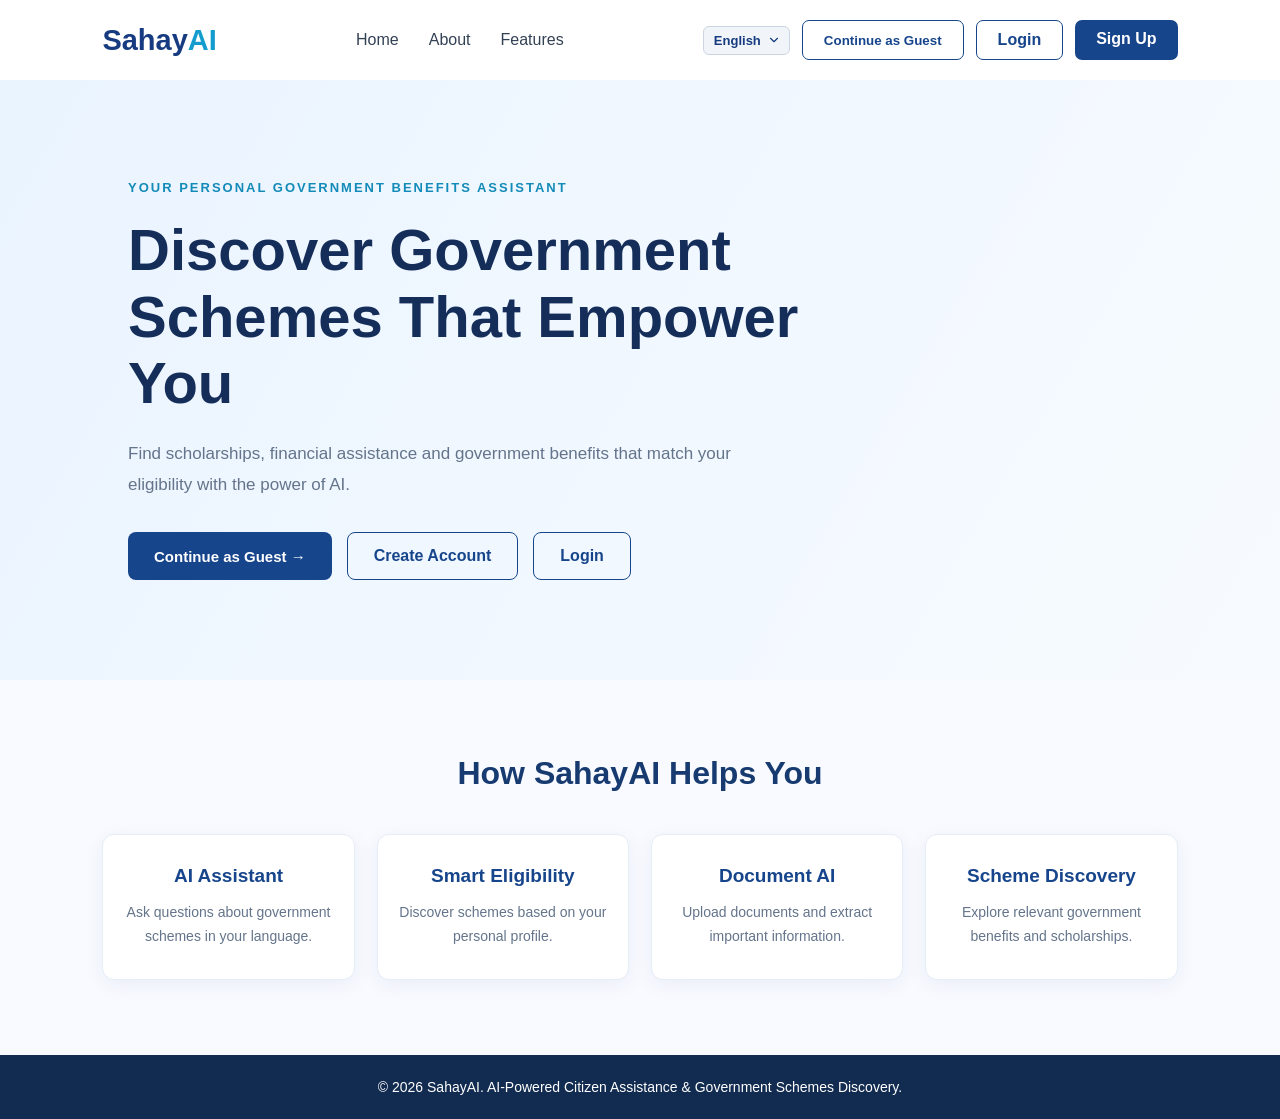
<file: frontend/index.html>
<!DOCTYPE html>
<html lang="en">
<head>
    <meta charset="UTF-8">
    <meta name="viewport" content="width=device-width, initial-scale=1.0">
    <title>SahayAI - Government Benefits Assistant</title>
    <link rel="stylesheet" href="css/style.css">
</head>
<body>

    <header class="navbar">
        <div class="logo">Sahay<span>AI</span></div>

        <nav>
            <a href="#home" data-i18n="nav.home">Home</a>
            <a href="#about" data-i18n="nav.about">About</a>
            <a href="#features" data-i18n="nav.features">Features</a>
        </nav>

        <div class="nav-buttons">
            <div class="global-lang-picker">
                <label for="globalLangSelect" class="sr-only" data-i18n="nav.selectLanguage">Language</label>
                <select id="globalLangSelect" class="global-lang-select" aria-label="Select Language">
                    <option value="en">English</option>
                    <option value="te">తెలుగు</option>
                    <option value="hi">हिन्दी</option>
                </select>
            </div>
            <button type="button" id="navGuestBtn" class="login-btn" style="background: transparent; cursor: pointer;" data-i18n="nav.guestBtn">Continue as Guest</button>
            <a href="login.html" class="login-btn" data-i18n="nav.login">Login</a>
            <a href="signup.html" class="signup-btn" data-i18n="nav.signup">Sign Up</a>
        </div>
    </header>

    <main>
        <section class="hero" id="home">
            <div class="hero-content">
                <p class="tagline" data-i18n="index.tagline">YOUR PERSONAL GOVERNMENT BENEFITS ASSISTANT</p>

                <h1 data-i18n="index.heroHeading">Discover Government Schemes That <span>Empower You</span></h1>

                <p class="description" data-i18n="index.heroDescription">
                    Find scholarships, financial assistance and government
                    benefits that match your eligibility with the power of AI.
                </p>

                <div class="hero-buttons">
                    <button type="button" id="heroGuestBtn" class="primary-btn" style="border: none; cursor: pointer; font-size: 15px;" data-i18n="index.heroGuestBtn">Continue as Guest &rarr;</button>
                    <a href="signup.html" class="secondary-btn" data-i18n="index.createAccount">Create Account</a>
                    <a href="login.html" class="secondary-btn" data-i18n="index.login">Login</a>
                </div>
            </div>
        </section>

        <section class="features" id="features">
            <h2 data-i18n="index.featuresHeading">How SahayAI Helps You</h2>

            <div class="feature-container">
                <div class="feature-card">
                    <h3 data-i18n="index.featAssistantTitle">AI Assistant</h3>
                    <p data-i18n="index.featAssistantDesc">Ask questions about government schemes in your language.</p>
                </div>

                <div class="feature-card">
                    <h3 data-i18n="index.featEligibilityTitle">Smart Eligibility</h3>
                    <p data-i18n="index.featEligibilityDesc">Discover schemes based on your personal profile.</p>
                </div>

                <div class="feature-card">
                    <h3 data-i18n="index.featDocumentTitle">Document AI</h3>
                    <p data-i18n="index.featDocumentDesc">Upload documents and extract important information.</p>
                </div>

                <div class="feature-card">
                    <h3 data-i18n="index.featDiscoveryTitle">Scheme Discovery</h3>
                    <p data-i18n="index.featDiscoveryDesc">Explore relevant government benefits and scholarships.</p>
                </div>
            </div>
        </section>
    </main>

    <footer>
        <p data-i18n="footer.copyright">© 2026 SahayAI. AI-Powered Citizen Assistance & Government Schemes Discovery.</p>
    </footer>

    <script src="js/i18n.js"></script>
    <script src="js/api.js"></script>
    <script>
        async function startGuestSession(btn) {
            if (btn) {
                btn.disabled = true;
                btn.textContent = "Starting Guest Session...";
            }
            try {
                const res = await apiFetch("/auth/guest", { method: "POST" });
                if (res.ok && res.data && res.data.success) {
                    window.location.href = "dashboard.html";
                } else {
                    alert((res.error || "Failed to initialize guest session. Please try again."));
                    if (btn) {
                        btn.disabled = false;
                        btn.textContent = "Continue as Guest";
                    }
                }
            } catch (err) {
                console.error("Guest session error:", err);
                alert("Connection error. Please ensure the backend server is running.");
                if (btn) {
                    btn.disabled = false;
                    btn.textContent = "Continue as Guest";
                }
            }
        }

        document.getElementById("navGuestBtn")?.addEventListener("click", function() {
            startGuestSession(this);
        });

        document.getElementById("heroGuestBtn")?.addEventListener("click", function() {
            startGuestSession(this);
        });
    </script>
</body>
</html>
</file>
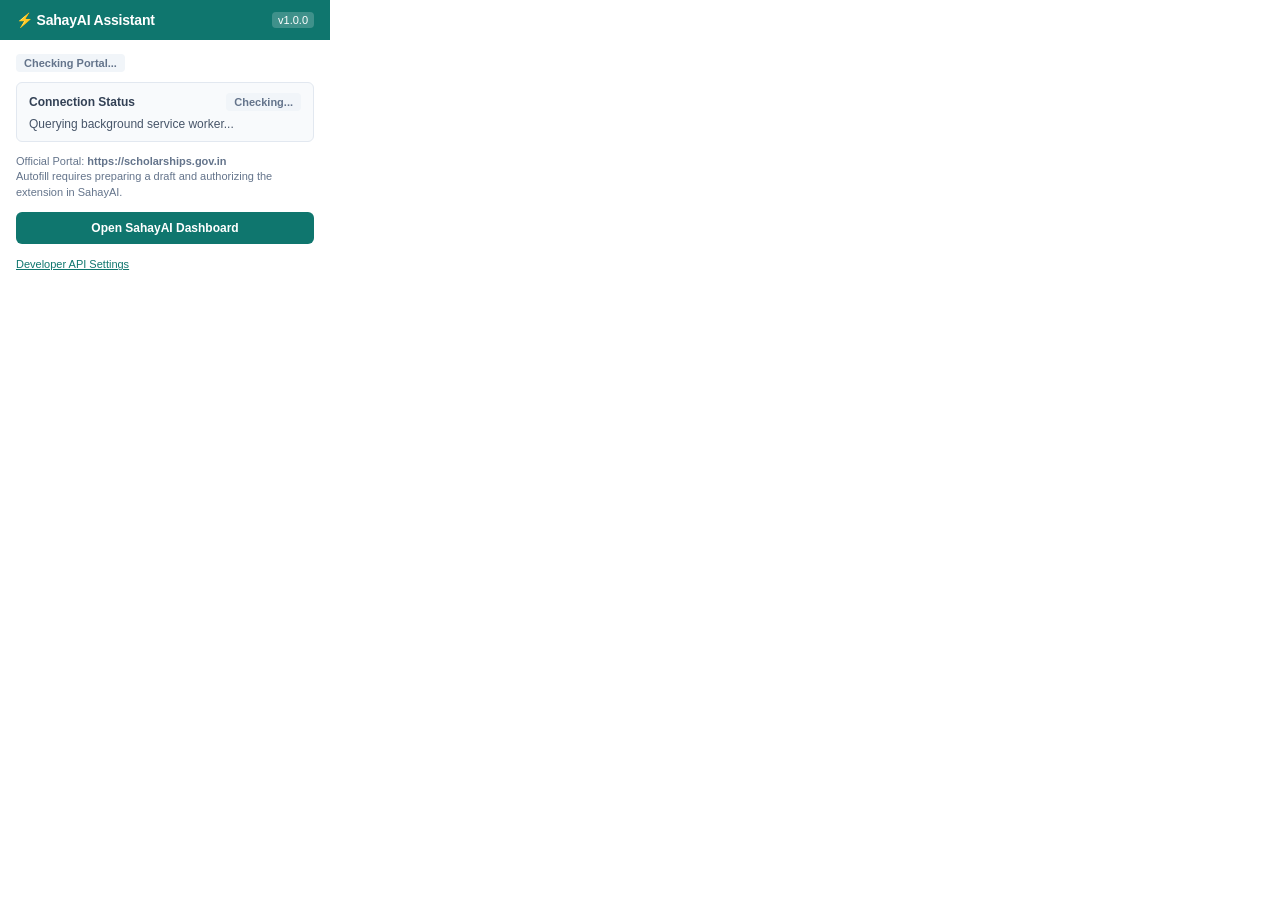
<file: browser_extension/popup.html>
<!DOCTYPE html>
<html lang="en">
<head>
    <meta charset="UTF-8">
    <meta name="viewport" content="width=device-width, initial-scale=1.0">
    <title>SahayAI Assistant</title>
    <style>
        body {
            width: 330px;
            margin: 0;
            padding: 0;
            font-family: -apple-system, BlinkMacSystemFont, "Segoe UI", Roboto, Helvetica, Arial, sans-serif;
            font-size: 13px;
            color: #1e293b;
            background: #ffffff;
        }
        .popup-header {
            background: #0f766e;
            color: #ffffff;
            padding: 12px 16px;
            display: flex;
            align-items: center;
            justify-content: space-between;
        }
        .brand-title {
            display: flex;
            align-items: center;
            gap: 8px;
        }
        .popup-header h3 {
            margin: 0;
            font-size: 14px;
            font-weight: 700;
            letter-spacing: -0.2px;
        }
        .popup-header .version-tag {
            font-size: 11px;
            background: rgba(255, 255, 255, 0.2);
            padding: 2px 6px;
            border-radius: 4px;
            font-weight: 500;
        }
        .popup-body {
            padding: 14px 16px;
        }
        .status-badge {
            display: inline-block;
            font-size: 11px;
            font-weight: 600;
            padding: 3px 8px;
            border-radius: 4px;
        }
        .badge-active {
            background: #dcfce7;
            color: #15803d;
        }
        .badge-inactive {
            background: #f1f5f9;
            color: #64748b;
        }
        .badge-pending {
            background: #eff6ff;
            color: #1d4ed8;
        }
        .badge-error {
            background: #fee2e2;
            color: #991b1b;
        }
        .badge-dashboard {
            background: #ccfbf1;
            color: #0f766e;
        }
        .badge-unsupported {
            background: #fef2f2;
            color: #b91c1c;
        }
        .card {
            background: #f8fafc;
            border: 1px solid #e2e8f0;
            border-radius: 6px;
            padding: 10px 12px;
            margin-bottom: 12px;
        }
        .card-header {
            display: flex;
            align-items: center;
            justify-content: space-between;
            margin-bottom: 6px;
        }
        .card-title {
            font-weight: 600;
            font-size: 12px;
            color: #334155;
            margin: 0;
        }
        .unsupported-banner {
            background: #fff1f2;
            border: 1px solid #fecdd3;
            color: #9f1239;
            padding: 8px 10px;
            border-radius: 6px;
            font-size: 11px;
            line-height: 1.4;
            margin-bottom: 12px;
            display: none;
        }
        .btn {
            display: block;
            width: 100%;
            padding: 8px 12px;
            border-radius: 6px;
            font-size: 12px;
            font-weight: 600;
            text-align: center;
            cursor: pointer;
            border: 1px solid transparent;
            box-sizing: border-box;
            text-decoration: none;
            margin-bottom: 8px;
        }
        .btn-primary {
            background: #0f766e;
            color: #ffffff;
        }
        .btn-primary:hover {
            background: #115e59;
        }
        .btn-outline {
            background: #ffffff;
            border-color: #cbd5e1;
            color: #334155;
        }
        .btn-outline:hover {
            background: #f8fafc;
        }
        .btn-danger-outline {
            background: #ffffff;
            border-color: #fca5a5;
            color: #b91c1c;
        }
        .btn-danger-outline:hover {
            background: #fef2f2;
        }
        .portal-hint {
            font-size: 11px;
            color: #64748b;
            line-height: 1.4;
            margin-bottom: 12px;
        }
        .settings-toggle {
            font-size: 11px;
            color: #0f766e;
            cursor: pointer;
            text-decoration: underline;
            margin-top: 6px;
            display: inline-block;
        }
        .settings-panel {
            display: none;
            margin-top: 8px;
            padding-top: 8px;
            border-top: 1px solid #e2e8f0;
        }
        input[type="text"] {
            width: 100%;
            padding: 6px 8px;
            border: 1px solid #cbd5e1;
            border-radius: 4px;
            font-size: 12px;
            box-sizing: border-box;
            margin-bottom: 6px;
        }
    </style>
</head>
<body>
    <div class="popup-header">
        <div class="brand-title">
            <h3>⚡ SahayAI Assistant</h3>
        </div>
        <span class="version-tag">v1.0.0</span>
    </div>

    <div class="popup-body">
        <!-- Portal Status Badge -->
        <div style="margin-bottom: 10px;">
            <div id="tabPortalStatus" class="status-badge badge-inactive">Checking Portal...</div>
        </div>

        <!-- Unsupported Website Warning Banner -->
        <div id="portalUnsupportedBanner" class="unsupported-banner"></div>

        <!-- Connection Card -->
        <div class="card" id="connectionCard">
            <div class="card-header">
                <div class="card-title">Connection Status</div>
                <span id="connectionStateBadge" class="status-badge badge-inactive">Checking...</span>
            </div>
            <div id="connectionText" style="font-size: 12px; color: #475569;">Querying background service worker...</div>
            <button type="button" class="btn btn-danger-outline" id="btnDisconnect" style="display: none; margin-top: 8px; margin-bottom: 0;">Clear Grant / Disconnect</button>
        </div>

        <!-- Explicit Extension Consent Card -->
        <div class="card" id="consentCard" style="display: none; border-left: 3px solid #0f766e; background: #f0fdf4;">
            <div class="card-title" style="color: #0f766e; margin-bottom: 6px;">⚡ Authorize Extension Access?</div>
            <div id="consentDetails" style="font-size: 11px; color: #334155; margin-bottom: 10px; line-height: 1.4;"></div>
            <div style="display: flex; gap: 8px;">
                <button type="button" class="btn btn-primary" id="btnApproveAuth" style="margin-bottom: 0; padding: 6px 10px; flex: 1;">Approve</button>
                <button type="button" class="btn btn-outline" id="btnDenyAuth" style="margin-bottom: 0; padding: 6px 10px; flex: 1;">Deny</button>
            </div>
        </div>

        <p class="portal-hint">
            Official Portal: <strong>https://scholarships.gov.in</strong><br>
            Autofill requires preparing a draft and authorizing the extension in SahayAI.
        </p>

        <!-- Quick Action: Open Dashboard -->
        <a href="http://127.0.0.1:8000/frontend/dashboard.html" target="_blank" class="btn btn-primary" id="btnOpenDashboard">Open SahayAI Dashboard</a>

        <!-- Developer API Settings -->
        <span class="settings-toggle" id="toggleSettings">Developer API Settings</span>
        <div class="settings-panel" id="settingsPanel">
            <label for="apiUrlInput" style="font-size: 11px; font-weight: 600; display: block; margin-bottom: 4px;">Backend API URL:</label>
            <input type="text" id="apiUrlInput" value="http://127.0.0.1:8000" placeholder="http://127.0.0.1:8000">
            <button type="button" class="btn btn-outline" id="btnSaveSettings">Save URL</button>
        </div>
    </div>

    <script src="supported-portals.js"></script>
    <script src="popup.js"></script>
</body>
</html>
</file>
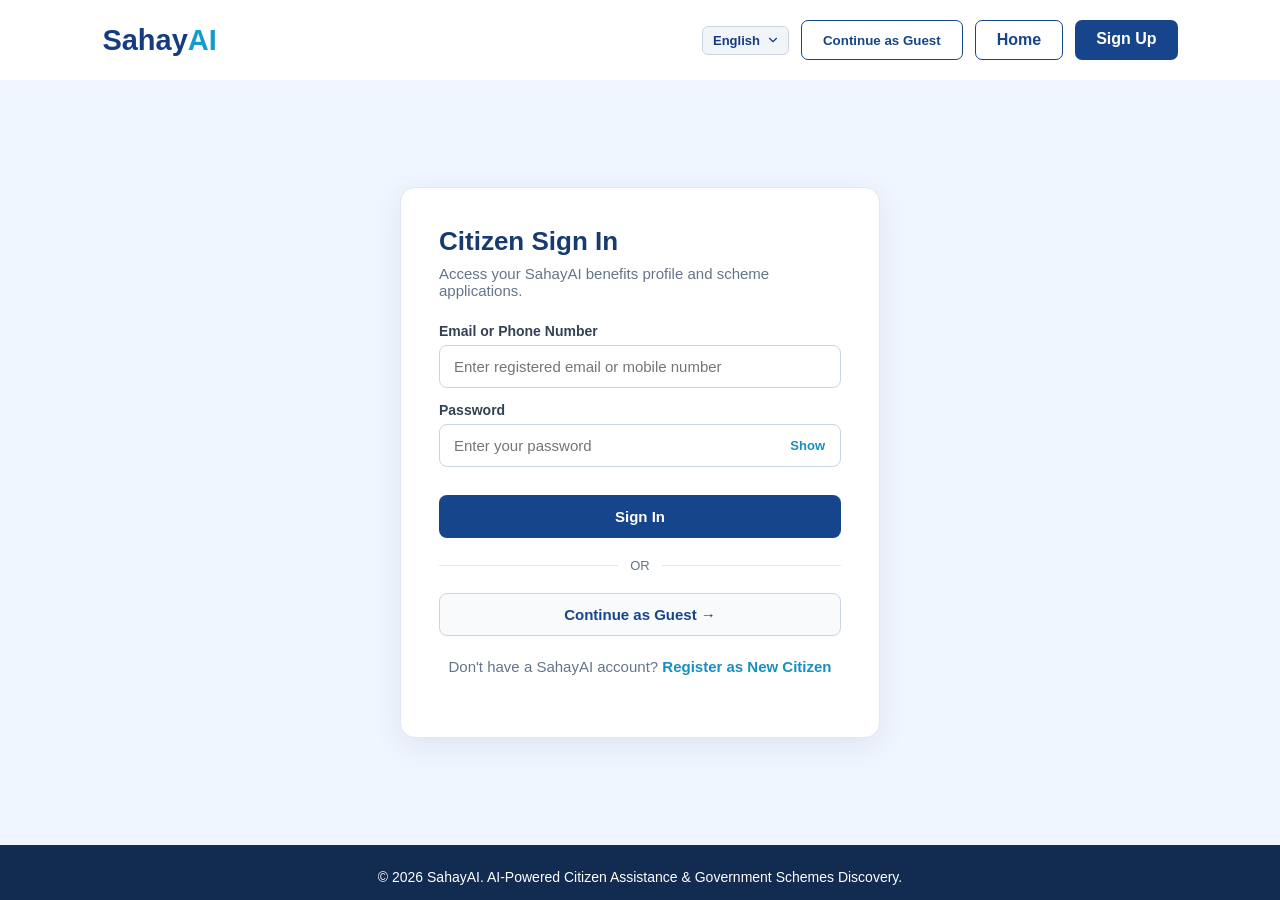
<file: frontend/dashboard.html>
<!DOCTYPE html>
<html lang="en">
<head>
    <meta charset="UTF-8">
    <meta name="viewport" content="width=device-width, initial-scale=1.0">
    <title>Citizen Dashboard | SahayAI</title>
    <link rel="stylesheet" href="css/style.css">
    <link rel="stylesheet" href="css/auth.css">
</head>
<body>

    <header class="navbar">
        <div class="logo">Sahay<span>AI</span></div>

        <nav>
            <a href="dashboard.html" style="color: #17458c; font-weight: 700;" data-i18n="nav.dashboard">Dashboard</a>
            <a href="#schemes" data-i18n="nav.schemes">Schemes</a>
            <a href="#documentsSection" id="navDocumentsLink" style="display: none;" data-i18n="nav.myDocuments">My Documents</a>
            <a href="#applicationsSection" id="navApplicationsLink" style="display: none;" data-i18n="nav.myApplications">My Applications</a>
        </nav>

        <div class="nav-user-info">
            <div class="global-lang-picker">
                <label for="globalLangSelect" class="sr-only" data-i18n="nav.selectLanguage">Language</label>
                <select id="globalLangSelect" class="global-lang-select" aria-label="Select Language">
                    <option value="en">English</option>
                    <option value="te">తెలుగు</option>
                    <option value="hi">हिन्दी</option>
                </select>
            </div>
            <!-- Guest Session Navigation Controls (Shown for Guests only) -->
            <a href="login.html" id="navLoginLink" class="nav-auth-secondary" style="display: none; font-size: 13px; font-weight: 600; color: #17458c; text-decoration: none; padding: 6px 12px; border: 1px solid #cbd5e1; border-radius: 6px;" data-i18n="nav.login">Log In</a>
            <a href="signup.html" id="navSignupLink" class="nav-auth-secondary" style="display: none; font-size: 13px; font-weight: 600; color: white; background: #17458c; text-decoration: none; padding: 6px 12px; border-radius: 6px;" data-i18n="nav.signup">Create Account</a>
            <span id="navGuestBadge" class="nav-guest-badge" style="display: none; font-size: 12px; font-weight: 700; color: #b45309; background: #fef3c7; border: 1px solid #fde68a; padding: 4px 10px; border-radius: 9999px; text-transform: uppercase; letter-spacing: 0.5px;" data-i18n="nav.guestMode">Guest Mode</span>
            <button type="button" id="endGuestSessionBtn" class="end-guest-nav-btn" style="display: none; font-size: 13px; font-weight: 600; color: #b91c1c; background: #fef2f2; border: 1px solid #fecaca; border-radius: 6px; padding: 6px 12px; cursor: pointer; transition: all 0.2s ease;" data-i18n="nav.endGuestSession">End Guest Session</button>

            <!-- Registered Citizen Navigation Controls (Shown for Registered only) -->
            <span id="navCitizenName" class="label" style="display: none; font-size: 14px; font-weight: 600; color: #173b70;" data-i18n="nav.citizenLabel">Citizen</span>
            <button type="button" id="logoutBtn" class="logout-nav-btn" style="display: none;" data-i18n="nav.logout">Log Out</button>

            <!-- Profile Icon Dropdown Menu (Shown for Registered Citizen) -->
            <div id="profileMenuContainer" class="profile-menu-container" style="display: none;">
                <button type="button" id="profileIconBtn" class="profile-icon-btn" aria-haspopup="true" aria-expanded="false" aria-label="Citizen Profile Menu" title="Citizen Profile">
                    <img id="profileAvatarImg" class="profile-avatar-img" src="" alt="Citizen Avatar">
                    <span id="profileAvatarFallback" class="profile-avatar-fallback" aria-hidden="true">
                        <svg viewBox="0 0 24 24" focusable="false">
                            <path d="M12 12c2.21 0 4-1.79 4-4s-1.79-4-4-4-4 1.79-4 4 1.79 4 4 4zm0 2c-2.67 0-8 1.34-8 4v2h16v-2c0-2.66-5.33-4-8-4z"/>
                        </svg>
                    </span>
                </button>
                <div id="profileDropdownMenu" class="profile-dropdown-menu" role="menu" aria-label="Profile navigation">
                    <div class="profile-dropdown-header">
                        <span id="dropdownCitizenName" class="profile-dropdown-citizen-name">Citizen</span>
                        <span id="dropdownCitizenId" class="profile-dropdown-citizen-id" style="display: none;"></span>
                    </div>
                    <ul class="profile-dropdown-list">
                        <li>
                            <a href="my-profile.html" class="profile-dropdown-item" role="menuitem" id="dropdownProfileLink">
                                <span class="profile-item-icon" aria-hidden="true">👤</span>
                                <span data-i18n="nav.myProfile">My Profile</span>
                            </a>
                        </li>
                        <li>
                            <a href="my-documents.html" class="profile-dropdown-item" role="menuitem" id="dropdownDocsLink">
                                <span class="profile-item-icon" aria-hidden="true">📁</span>
                                <span data-i18n="nav.myDocuments">My Documents</span>
                            </a>
                        </li>
                        <li class="profile-dropdown-divider" role="separator"></li>
                        <li>
                            <button type="button" id="dropdownLogoutItem" class="profile-dropdown-item logout-item" role="menuitem">
                                <span class="profile-item-icon" aria-hidden="true">🚪</span>
                                <span data-i18n="nav.logout">Log Out</span>
                            </button>
                        </li>
                    </ul>
                </div>
            </div>
        </div>
    </header>

    <main class="dashboard-container">
        <!-- Welcome Banner -->
        <section class="welcome-banner">
            <div class="welcome-text">
                <h1 id="welcomeHeading" data-i18n="dashboard.welcomeCitizen">Welcome, Citizen!</h1>
                <p id="welcomeSubtitle" data-i18n="dashboard.welcomeSubtitleRegistered">Your SahayAI citizen profile is active. Here is your demographic information for government benefit matching.</p>
            </div>
            <div class="citizen-badge" id="citizenBadge" data-i18n="dashboard.badgeVerified">Verified Profile</div>
        </section>

        <!-- Guest Session Notice (Hidden by default; shown for Guest sessions) -->
        <div id="guestNoticeBanner" class="guest-notice-banner" style="display: none;" role="note" data-i18n-html="dashboard.guestNoticeText">
            <strong>Guest Mode:</strong> You are exploring SahayAI anonymously without creating an account. Any temporary profile details you provide are stored in your temporary session only and will expire automatically. To save your information permanently, you can <a href="signup.html">Create an Account</a> or <a href="login.html">Log In</a> anytime.
        </div>

        <!-- Loading / Alert Box -->
        <div id="alertBox" class="alert-box" role="alert" aria-live="polite"></div>

        <!-- Five Interactive Capabilities Hub (Prominent First-Screen Grid) -->
        <section class="features-hub-section" id="featuresHubSection" aria-labelledby="featuresHubHeading">
            <div class="features-hub-header">
                <h2 id="featuresHubHeading" data-i18n="dashboard.hubHeading">Interactive Services &amp; Scheme Discovery</h2>
                <p data-i18n="dashboard.hubSubtitle">Choose an AI assistant or explore government schemes directly.</p>
            </div>

            <div class="features-grid five-cards-grid" id="fiveFeaturesGrid">
                <!-- 1. Text AI Chat -->
                <div class="dash-feature-card interactive-feature-card" id="cardChat" role="button" tabindex="0" aria-label="Text AI Chat">
                    <div class="feature-card-top">
                        <div class="feature-icon" aria-hidden="true">💬</div>
                        <span data-i18n="cards.active" class="feature-active-badge">Active</span>
                    </div>
                    <div class="feature-card-content">
                        <h3 data-i18n="cards.chatTitle">Text AI Chat</h3>
                        <p data-i18n="cards.chatDesc">Ask questions and get AI-powered answers.</p>
                    </div>
                    <div class="feature-card-footer">
                        <span class="card-action-link primary-action" data-i18n="cards.chatAction">Start Chat &rarr;</span>
                    </div>
                </div>

                <!-- 2. Voice Assistant -->
                <div class="dash-feature-card interactive-feature-card" id="cardVoice" role="button" tabindex="0" aria-label="Voice Assistant">
                    <div class="feature-card-top">
                        <div class="feature-icon" aria-hidden="true">🎙️</div>
                        <span data-i18n="cards.active" class="feature-active-badge">Active</span>
                    </div>
                    <div class="feature-card-content">
                        <h3 data-i18n="cards.voiceTitle">Voice Assistant</h3>
                        <p data-i18n="cards.voiceDesc">Talk to SahayAI using voice.</p>
                    </div>
                    <div class="feature-card-footer">
                        <span class="card-action-link primary-action" data-i18n="cards.voiceAction">Start Voice &rarr;</span>
                    </div>
                </div>

                <!-- 3. Document Upload & OCR -->
                <div class="dash-feature-card interactive-feature-card" id="cardDocuments" role="button" tabindex="0" aria-label="Document Upload and OCR">
                    <div class="feature-card-top">
                        <div class="feature-icon" aria-hidden="true">📄</div>
                        <span id="cardDocsBadge" class="coming-soon-badge" data-i18n="cards.comingSoon">Coming Soon</span>
                    </div>
                    <div class="feature-card-content">
                        <h3 data-i18n="cards.documentsTitle">Document Upload &amp; OCR</h3>
                        <p id="cardDocsDescription" data-i18n="cards.documentsDesc">Upload documents and extract useful information.</p>
                    </div>
                    <div class="feature-card-footer">
                        <span class="card-action-link" id="cardDocsActionLink" data-i18n="cards.documentsAction">Status &rarr;</span>
                    </div>
                </div>

                <!-- 4. Profile-Based Scheme Discovery -->
                <div class="dash-feature-card interactive-feature-card" id="cardRecommendations" role="button" tabindex="0" aria-label="Profile-Based Scheme Discovery">
                    <div class="feature-card-top">
                        <div class="feature-icon" aria-hidden="true">🎯</div>
                        <span id="cardRecBadge" data-i18n="cards.active" class="feature-active-badge">Active</span>
                    </div>
                    <div class="feature-card-content">
                        <h3 data-i18n="cards.recTitle">Profile-Based Scheme Discovery</h3>
                        <p id="cardRecDescription" data-i18n="cards.recDesc">Discover schemes based on personal information.</p>
                    </div>
                    <div class="feature-card-footer" id="cardRecFooter">
                        <span class="card-action-link primary-action" id="cardRecActionLink" data-i18n="cards.recAction">View Matches &rarr;</span>
                    </div>
                </div>

                <!-- 5. Direct Scheme Search -->
                <div class="dash-feature-card interactive-feature-card" id="cardCatalog" role="button" tabindex="0" aria-label="Direct Scheme Search">
                    <div class="feature-card-top">
                        <div class="feature-icon" aria-hidden="true">🔍</div>
                        <span data-i18n="cards.active" class="feature-active-badge">Active</span>
                    </div>
                    <div class="feature-card-content">
                        <h3 data-i18n="cards.catalogTitle">Direct Scheme Search</h3>
                        <p data-i18n="cards.catalogDesc">Search and explore government schemes.</p>
                    </div>
                    <div class="feature-card-footer">
                        <span class="card-action-link primary-action" data-i18n="cards.catalogAction">Search Schemes &rarr;</span>
                    </div>
                </div>
            </div>
        </section>

        <!-- Sections relocated to dedicated pages (my-profile.html & my-documents.html). Retained in DOM for backward compatibility and test assertions. -->
        <div id="homepageCleanRelocatedSections" style="display: none !important;" aria-hidden="true">

        <!-- Profile Details Card (Shown for Registered Citizens, Hidden for Anonymous Guests) -->
        <section class="profile-card" id="profileCardSection" aria-labelledby="profileHeading" style="display: none; margin-bottom: 28px;">
            <div style="display: flex; justify-content: space-between; align-items: center; margin-bottom: 18px; padding-bottom: 12px; border-bottom: 1px solid #f1f5f9; flex-wrap: wrap; gap: 8px;">
                <h2 id="profileHeading" style="margin: 0; padding: 0; border: none;" data-i18n="dashboard.profileHeading">Citizen Profile Summary</h2>
            </div>

            <div class="profile-detail-list">
                <div class="profile-detail-item">
                    <span class="label" data-i18n="dashboard.labelFullName">Full Name:</span>
                    <span class="value" id="dispFullName">--</span>
                </div>

                <div class="profile-detail-item">
                    <span class="label" data-i18n="dashboard.labelCitizenId">Citizen ID:</span>
                    <span class="value" id="dispUserId" style="font-family: monospace; font-size: 13px;">--</span>
                </div>

                <div class="profile-detail-item">
                    <span class="label" data-i18n="dashboard.labelAgeDob">Age / DOB:</span>
                    <span class="value" id="dispAgeDob">--</span>
                </div>

                <div class="profile-detail-item">
                    <span class="label" data-i18n="dashboard.labelGender">Gender:</span>
                    <span class="value" id="dispGender">--</span>
                </div>

                <div class="profile-detail-item">
                    <span class="label" data-i18n="dashboard.labelLocation">Location:</span>
                    <span class="value" id="dispLocation">--</span>
                </div>

                <div class="profile-detail-item">
                    <span class="label" data-i18n="dashboard.labelAnnualIncome">Annual Income:</span>
                    <span class="value" id="dispIncome">--</span>
                </div>

                <div class="profile-detail-item">
                    <span class="label" data-i18n="dashboard.labelOccupation">Occupation:</span>
                    <span class="value" id="dispOccupation">--</span>
                </div>

                <div class="profile-detail-item">
                    <span class="label" data-i18n="dashboard.labelCasteCategory">Caste Category:</span>
                    <span class="value" id="dispCaste">--</span>
                </div>

                <div class="profile-detail-item">
                    <span class="label" data-i18n="dashboard.labelBpl">BPL Card Holder:</span>
                    <span class="value" id="dispBpl">--</span>
                </div>

                <div class="profile-detail-item">
                    <span class="label" data-i18n="dashboard.labelVerificationStatus">Verification Status:</span>
                    <span class="value" id="dispConfirmed" style="color: #15803d; font-weight: 700;" data-i18n="dashboard.statusConfirmed">Confirmed</span>
                </div>
            </div>
        </section>

        <!-- My Documents Library Section (Step 5.4B) -->
        <section id="documentsSection" class="documents-section" aria-labelledby="documentsSectionHeading" style="display: none; margin-bottom: 28px;">
            <div class="documents-section-header">
                <div>
                    <h2 id="documentsSectionHeading" data-i18n="documents.sectionHeading">My Documents Library</h2>
                    <p class="section-subtitle" data-i18n="documents.sectionSubtitle">
                        Securely store, organize, and reuse your verified documents for government scholarships and welfare schemes.
                    </p>
                </div>
                <div class="documents-header-actions">
                    <button type="button" class="btn btn-primary" id="btnOpenUploadModal">
                        <span aria-hidden="true">📤</span>
                        <span data-i18n="documents.btnUpload">+ Upload Document</span>
                    </button>
                </div>
            </div>

            <!-- Summary Stats Counters -->
            <div class="doc-stats-grid" id="docStatsGrid">
                <div class="doc-stat-card">
                    <div class="doc-stat-icon" aria-hidden="true">📁</div>
                    <div class="doc-stat-data">
                        <span class="doc-stat-value" id="docStatTotal">0</span>
                        <span class="doc-stat-label" data-i18n="documents.statTotal">Total Documents</span>
                    </div>
                </div>
                <div class="doc-stat-card confirmed">
                    <div class="doc-stat-icon" aria-hidden="true">✅</div>
                    <div class="doc-stat-data">
                        <span class="doc-stat-value" id="docStatConfirmed">0</span>
                        <span class="doc-stat-label" data-i18n="documents.statConfirmed">Confirmed Documents</span>
                    </div>
                </div>
                <div class="doc-stat-card pending">
                    <div class="doc-stat-icon" aria-hidden="true">⏳</div>
                    <div class="doc-stat-data">
                        <span class="doc-stat-value" id="docStatPending">0</span>
                        <span class="doc-stat-label" data-i18n="documents.statPending">Pending Review</span>
                    </div>
                </div>
                <div class="doc-stat-card archived">
                    <div class="doc-stat-icon" aria-hidden="true">📦</div>
                    <div class="doc-stat-data">
                        <span class="doc-stat-value" id="docStatArchived">0</span>
                        <span class="doc-stat-label" data-i18n="documents.statArchived">Archived Documents</span>
                    </div>
                </div>
            </div>

            <!-- Documents to Upload / Pending Checklist (Auto-filtered upon upload) -->
            <div class="pending-docs-card" id="pendingDocsCard" style="margin-bottom: 24px; background: #ffffff; border: 1px solid #e2e8f0; border-radius: 12px; padding: 18px 20px; box-shadow: 0 1px 3px rgba(0,0,0,0.05);">
                <div style="display: flex; justify-content: space-between; align-items: center; margin-bottom: 12px; flex-wrap: wrap; gap: 8px;">
                    <div>
                        <h3 style="font-size: 16px; font-weight: 700; color: #1e3a8a; margin: 0; display: flex; align-items: center; gap: 8px;">
                            <span>📋</span> Documents to Upload
                        </h3>
                        <p style="font-size: 12.5px; color: #64748b; margin: 2px 0 0;">Upload these essential documents to automatically verify your eligibility for all scholarships &amp; welfare schemes. Once uploaded, documents are automatically removed from this list.</p>
                    </div>
                    <span id="pendingDocsCounterBadge" style="font-size: 12px; font-weight: 700; background: #eff6ff; color: #1d4ed8; padding: 4px 12px; border-radius: 20px; border: 1px solid #bfdbfe;">
                        Checking required documents...
                    </span>
                </div>
                <div id="pendingDocsList" style="display: grid; grid-template-columns: repeat(auto-fill, minmax(250px, 1fr)); gap: 10px;">
                    <!-- Dynamically populated. Automatically removes uploaded documents -->
                </div>
            </div>

            <!-- Search & Filters Toolbar -->
            <div class="doc-filters-bar" id="docFiltersBar">
                <div class="doc-search-wrapper">
                    <label for="docSearchInput" class="sr-only" data-i18n="documents.searchPlaceholder">Search by document name or type...</label>
                    <input type="text" id="docSearchInput" class="doc-search-input" placeholder="Search by document name or type..." data-i18n-placeholder="documents.searchPlaceholder">
                </div>

                <div class="doc-filter-dropdowns">
                    <div class="doc-filter-group">
                        <label for="docCategoryFilter" data-i18n="documents.filterCategory">Category</label>
                        <select id="docCategoryFilter" class="doc-select">
                            <option value="" data-i18n="documents.allCategories">All Categories</option>
                            <option value="IDENTITY" data-i18n="documents.catIdentity">Identity</option>
                            <option value="INCOME" data-i18n="documents.catIncome">Income</option>
                            <option value="CATEGORY_CERTIFICATE" data-i18n="documents.catCategoryCert">Category Certificate</option>
                            <option value="RESIDENCE" data-i18n="documents.catResidence">Residence</option>
                            <option value="ACADEMIC" data-i18n="documents.catAcademic">Academic</option>
                            <option value="BANK" data-i18n="documents.catBank">Bank</option>
                            <option value="DISABILITY" data-i18n="documents.catDisability">Disability</option>
                            <option value="SPECIAL_CATEGORY" data-i18n="documents.catSpecialCategory">Special Category</option>
                            <option value="APPLICATION_ASSET" data-i18n="documents.catApplicationAsset">Application Assets</option>
                            <option value="OTHER" data-i18n="documents.catOther">Other</option>
                        </select>
                    </div>

                    <div class="doc-filter-group">
                        <label for="docStatusFilter" data-i18n="documents.filterStatus">Status</label>
                        <select id="docStatusFilter" class="doc-select">
                            <option value="" data-i18n="documents.allStatuses">All Statuses</option>
                            <option value="ACTIVE" data-i18n="documents.statusActive">Active</option>
                            <option value="CONFIRMED" data-i18n="documents.statusConfirmed">Confirmed</option>
                            <option value="PENDING" data-i18n="documents.statusPendingReview">Pending Review</option>
                            <option value="ARCHIVED" data-i18n="documents.statusArchived">Archived</option>
                        </select>
                    </div>

                    <div class="doc-filter-checkbox-wrap">
                        <label class="doc-checkbox-label">
                            <input type="checkbox" id="docIncludeArchivedToggle">
                            <span data-i18n="documents.includeArchived">Show Archived</span>
                        </label>
                    </div>

                    <button type="button" class="filter-btn-reset" id="btnResetDocFilters" data-i18n="documents.resetFilters">Reset Filters</button>
                </div>
            </div>

            <!-- Dynamic Alert Box -->
            <div id="documentsAlertBox" class="alert-box" role="alert" aria-live="polite"></div>

            <!-- Document Cards Grid Container -->
            <div id="documentsGrid" class="documents-grid" role="list">
                <!-- Dynamically populated or displays empty state -->
            </div>
        </section>
        </div><!-- /#homepageCleanRelocatedSections -->

        <!-- Scholarship Application Workspace Section (Step 5.5A) -->
        <section id="applicationsSection" class="applications-section" aria-labelledby="applicationsSectionHeading" style="display: none; margin-bottom: 28px;">
            <div class="documents-section-header">
                <div>
                    <h2 id="applicationsSectionHeading" data-i18n="applications.sectionHeading">My Scholarship Applications</h2>
                    <p class="section-subtitle" data-i18n="applications.sectionSubtitle">
                        Prepare, organize, and track your scholarship application drafts before final submission on official government portals.
                    </p>
                </div>
                <div class="documents-header-actions">
                    <a href="#schemes" class="btn btn-primary" id="btnExploreSchemesToApply" style="text-decoration: none;">
                        <span aria-hidden="true">🎯</span>
                        <span data-i18n="applications.btnExploreSchemes">Explore Scholarships</span>
                    </a>
                </div>
            </div>

            <!-- Mandatory Official Submission Disclaimer Banner -->
            <div class="app-portal-disclaimer-banner" role="note" style="margin-bottom: 20px; background: #eff6ff; border-left: 4px solid #3b82f6; padding: 12px 16px; border-radius: 6px; font-size: 13px; color: #1e40af;">
                <strong>ℹ️ Official Submission Notice:</strong>
                <span data-i18n="applications.workspaceDisclaimer">
                    SahayAI helps you prepare and organize your application draft and required documents. SahayAI does NOT directly submit applications to government portals. When ready, you will continue to the official National Scholarship Portal (NSP) for final submission.
                </span>
            </div>

            <!-- Step 5.5C: Chrome Extension Connectivity Status Card -->
            <div id="extensionStatusCard" class="card extension-status-card" style="margin-bottom: 20px; background: #ffffff; border: 1px solid #e2e8f0; border-radius: 8px; padding: 14px 18px; display: flex; justify-content: space-between; align-items: center; flex-wrap: wrap; gap: 12px;">
                <div style="display: flex; align-items: center; gap: 12px;">
                    <div style="width: 38px; height: 38px; border-radius: 8px; background: #f0fdf4; display: flex; align-items: center; justify-content: center; font-size: 20px;">
                        🧩
                    </div>
                    <div>
                        <div style="display: flex; align-items: center; gap: 8px;">
                            <strong style="font-size: 14px; color: #0f172a;" data-i18n="extension.cardTitle">SahayAI Chrome Extension</strong>
                            <span id="extensionStateBadge" class="badge" style="font-size: 11px; padding: 2px 8px; border-radius: 4px; background: #f1f5f9; color: #64748b;" data-i18n="extension.stateNotInstalled">Not Installed</span>
                        </div>
                        <p id="extensionStateDesc" style="font-size: 12px; color: #64748b; margin: 2px 0 0 0;" data-i18n="extension.descNotInstalled">
                            Install the extension to autofill scholarship application forms on the National Scholarship Portal.
                        </p>
                    </div>
                </div>
                <div style="display: flex; gap: 8px;">
                    <button type="button" class="btn btn-secondary" id="btnExtensionGuide" style="font-size: 12px; padding: 6px 12px;" data-i18n="extension.btnGuide">Developer Guide</button>
                    <button type="button" class="btn btn-primary" id="btnConnectExtension" style="font-size: 12px; padding: 6px 14px;" data-i18n="extension.btnConnect">Connect Extension</button>
                </div>
            </div>

            <!-- Applications Alert Box -->
            <div id="applicationsAlertBox" class="alert-box" role="alert" aria-live="polite"></div>

            <!-- Applications Drafts List Container -->
            <div id="applicationsGrid" class="applications-grid" role="list">
                <!-- Dynamically populated or displays empty state -->
            </div>
        </section>

        <!-- Scheme Discovery & Eligibility Engine (Phase 6) -->
        <section id="schemes" class="schemes-section" aria-labelledby="schemesSectionHeading">
            <div class="schemes-section-header">
                <div>
                    <h2 id="schemesSectionHeading" data-i18n="schemes.sectionHeading">Government Scheme Discovery &amp; Eligibility</h2>
                    <p style="color: #64748b; font-size: 13px; margin-top: 4px;" data-i18n="schemes.sectionSubtitle">
                        Explore schemes and view rule-based eligibility evaluation matched against your citizen profile.
                    </p>
                </div>

                <div class="discovery-tabs" role="tablist">
                    <button type="button" class="discovery-tab-btn active" id="tabRecommendations" role="tab" aria-selected="true" aria-controls="schemesContainer" data-i18n="schemes.tabRecommendations">
                        Recommended For You (Preliminary)
                    </button>
                    <button type="button" class="discovery-tab-btn" id="tabCatalog" role="tab" aria-selected="false" aria-controls="schemesContainer" data-i18n="schemes.tabCatalog">
                        Explore All Schemes
                    </button>
                </div>
            </div>

            <!-- Mandatory Unverified Safeguard Banner -->
            <div class="unverified-safeguard-banner" role="note" data-i18n-html="schemes.safeguardNotice">
                <strong>Official Government Verification Pending:</strong> All scheme matches and criteria evaluations presented here are preliminary automated rule calculations based on your citizen profile. Final scheme rules and official sanction require manual verification by relevant government authorities and human welfare administrators. SahayAI does not guarantee official sanction or benefit disbursement.
            </div>

            <!-- Application Type & Search/Filter Controls -->
            <div class="scheme-filters-bar" id="schemeFiltersBar">
                <div class="filter-group">
                    <label for="schemeSearchInput" data-i18n="schemes.searchLabel">Search Schemes</label>
                    <input type="text" id="schemeSearchInput" placeholder="e.g. pragati, scholarship, AICTE, merit..." data-i18n-placeholder="schemes.searchPlaceholder">
                </div>

                <div class="filter-group">
                    <label for="categoryFilter" data-i18n="schemes.categoryLabel">Category</label>
                    <select id="categoryFilter">
                        <option value="" data-i18n="schemes.catAll">All Categories</option>
                        <option value="EDUCATION" data-i18n="schemes.catEducation">Education</option>
                        <option value="AGRICULTURE" data-i18n="schemes.catAgriculture">Agriculture</option>
                        <option value="EMPLOYMENT_AND_BUSINESS" data-i18n="schemes.catEmployment">Employment &amp; Business</option>
                        <option value="SOCIAL_WELFARE" data-i18n="schemes.catSocialWelfare">Social Welfare</option>
                    </select>
                </div>

                <div class="filter-group">
                    <label for="educationFilter" data-i18n="schemes.educationLabel">Education Level</label>
                    <select id="educationFilter">
                        <option value="" data-i18n="schemes.eduAll">All Education Levels</option>
                        <option value="Class 12" data-i18n="schemes.eduClass12">Class 12</option>
                        <option value="Technical Degree" data-i18n="schemes.eduDegree">Technical Degree</option>
                        <option value="Technical Diploma" data-i18n="schemes.eduDiploma">Technical Diploma</option>
                    </select>
                </div>

                <div class="filter-group">
                    <label for="beneficiaryFilter" data-i18n="schemes.beneficiaryLabel">Beneficiary Group</label>
                    <select id="beneficiaryFilter">
                        <option value="" data-i18n="schemes.benAll">All Groups</option>
                        <option value="Girl Students" data-i18n="schemes.benGirls">Girl Students</option>
                        <option value="Persons with Disabilities" data-i18n="schemes.benPwd">Persons with Disabilities (PwD)</option>
                        <option value="SC Students" data-i18n="schemes.benSc">SC Students</option>
                        <option value="Orphans" data-i18n="schemes.benOrphans">Orphans / Martyr Wards</option>
                        <option value="Farmers" data-i18n="schemes.benFarmers">Farmers</option>
                        <option value="Street Vendors" data-i18n="schemes.benVendors">Street Vendors</option>
                        <option value="Unorganised Workers" data-i18n="schemes.benWorkers">Unorganised Workers</option>
                        <option value="Women" data-i18n="schemes.benWomen">Women / Deprived Households</option>
                    </select>
                </div>

                <div class="filter-actions">
                    <button type="button" class="filter-btn-apply" id="btnApplyFilters" data-i18n="schemes.filterBtn">Filter</button>
                    <button type="button" class="filter-btn-reset" id="btnResetFilters" data-i18n="schemes.resetBtn">Reset</button>
                </div>
            </div>

            <!-- Recommendations Sub-header (Application Type switcher for evaluation) -->
            <div id="recommendationControls" style="display: flex; justify-content: space-between; align-items: center; margin-bottom: 16px; background: #f8fafc; padding: 10px 16px; border-radius: 8px; border: 1px solid #e2e8f0; flex-wrap: wrap; gap: 10px;">
                <span style="font-size: 13px; font-weight: 600; color: #334155;" data-i18n="schemes.evalContext">Evaluation Context:</span>
                <div style="display: flex; align-items: center; gap: 12px; flex-wrap: wrap;">
                    <div style="display: flex; align-items: center; gap: 8px;">
                        <label for="applicationTypeSelect" style="font-size: 13px; color: #475569;" data-i18n="schemes.appTypeLabel">Application Type:</label>
                        <select id="applicationTypeSelect" style="padding: 6px 12px; border: 1px solid #cbd5e1; border-radius: 6px; font-size: 13px; background: white;">
                            <option value="FRESH" selected data-i18n="schemes.freshApp">Fresh Application</option>
                            <option value="RENEWAL" data-i18n="schemes.renewalApp">Renewal Application</option>
                        </select>
                    </div>
                    <button type="button" class="btn btn-secondary" id="btnRefreshRecommendations" style="padding: 6px 12px; font-size: 13px; display: inline-flex; align-items: center; gap: 6px;">
                        <span aria-hidden="true">🔄</span>
                        <span data-i18n="schemes.btnRecalculate">Recalculate Matches</span>
                    </button>
                </div>
            </div>

            <!-- Confirmed Document Active Evidence Banner (Step 5.4C) -->
            <div id="confirmedDocBenefitBanner" class="confirmed-doc-banner" style="display: none; margin-bottom: 16px; background: #ecfdf5; border-left: 4px solid #10b981; padding: 12px 16px; border-radius: 6px; font-size: 13px; color: #065f46;">
                <strong>✓ Connected to My Documents:</strong> <span data-i18n="schemes.docBenefitNotice">Your citizen-confirmed documents are actively informing preliminary eligibility matches and verifying required application prerequisites.</span>
            </div>

            <!-- Dynamic Feedback & Alerts inside Scheme Section -->
            <div id="schemesAlertBox" class="alert-box" role="alert" aria-live="polite"></div>

            <!-- Schemes Container -->
            <div id="schemesContainer">
                <div class="empty-state-notice" id="schemesLoading" data-i18n="schemes.loading">Loading schemes data...</div>
            </div>
        </section>

        <!-- Scheme Details Modal -->
        <div id="schemeDetailsModal" class="modal-overlay" role="dialog" aria-modal="true" aria-labelledby="detailsModalTitle">
            <div class="modal-dialog">
                <div class="modal-header">
                    <h3 id="detailsModalTitle" data-i18n="detailsModal.title">Scheme Details</h3>
                    <button type="button" class="modal-close-btn" id="closeDetailsModalBtn" aria-label="Close dialog">&times;</button>
                </div>
                <div class="modal-body">
                    <div id="detailsModalVerification" style="margin-bottom: 16px;"></div>

                    <div class="modal-section">
                        <h4 data-i18n="detailsModal.deptHeading">Department &amp; Ministry</h4>
                        <p id="detailsModalDepartment">--</p>
                    </div>

                    <div class="modal-section">
                        <h4 data-i18n="detailsModal.catHeading">Category &amp; Target Beneficiaries</h4>
                        <p id="detailsModalCategory">--</p>
                    </div>

                    <div class="modal-section">
                        <h4 data-i18n="detailsModal.descHeading">Description</h4>
                        <p id="detailsModalDescription">--</p>
                    </div>

                    <div class="modal-section">
                        <h4 data-i18n="detailsModal.benefitsHeading">Benefits &amp; Financial Assistance</h4>
                        <div id="detailsModalBenefits">--</div>
                    </div>

                    <div class="modal-section">
                        <h4 data-i18n="detailsModal.eligibilityHeading">Eligibility Requirements &amp; Criteria</h4>
                        <div id="detailsModalEligibility">--</div>
                    </div>

                    <div class="modal-section">
                        <h4 data-i18n="detailsModal.documentsHeading">Required Documents</h4>
                        <ul id="detailsModalDocuments" style="margin-left: 20px; font-size: 13px;"></ul>
                    </div>

                    <div class="modal-section">
                        <h4 data-i18n="detailsModal.processHeading">Application Process &amp; Official Links</h4>
                        <div id="detailsModalProcess">--</div>
                        <div id="detailsModalLinks" style="margin-top: 10px;"></div>
                    </div>
                </div>
                <div class="modal-footer">
                    <button type="button" class="btn-scheme-eligibility" id="detailsCheckEligibilityBtn" data-i18n="detailsModal.checkEligibilityBtn">Check My Eligibility</button>
                    <button type="button" class="btn btn-primary" id="detailsApplyNowBtn" style="padding: 8px 16px; font-size: 13px; font-weight: 600;" data-i18n="schemes.btnApplyNow">Apply Now</button>
                    <button type="button" class="filter-btn-reset" id="detailsCloseBottomBtn" data-i18n="detailsModal.closeBtn">Close</button>
                </div>
            </div>
        </div>

        <!-- Scheme Eligibility Modal -->
        <div id="schemeEligibilityModal" class="modal-overlay" role="dialog" aria-modal="true" aria-labelledby="eligibilityModalTitle">
            <div class="modal-dialog">
                <div class="modal-header">
                    <h3 id="eligibilityModalTitle" data-i18n="eligibilityModal.title">Preliminary Eligibility Breakdown</h3>
                    <button type="button" class="modal-close-btn" id="closeEligibilityModalBtn" aria-label="Close dialog">&times;</button>
                </div>
                <div class="modal-body">
                    <!-- Optional On-Demand Criteria Form for Anonymous Guests & Manual Assessments -->
                    <div id="anonEligibilitySection" style="display: none; margin-bottom: 18px;">
                        <div style="background: #f8fafc; border: 1px solid #cbd5e1; border-radius: 8px; padding: 14px 16px;">
                            <h4 id="anonEligibilityHeading" style="color: #1e3a8a; margin: 0 0 6px 0; font-size: 14px;" data-i18n="eligibilityModal.anonHeading">Optional Eligibility Self-Assessment</h4>
                            <p id="anonEligibilityNotice" style="font-size: 12px; color: #475569; margin: 0 0 12px 0; line-height: 1.4;" data-i18n="eligibilityModal.anonNotice">
                                Provide the criteria required by this scheme below to evaluate preliminary automated rules. These details are used for this session only and are never permanently stored.
                            </p>
                            
                            <!-- Dynamic criteria fields tailored to selected scheme -->
                            <div id="wrapperAnonIncome" style="margin-bottom: 10px;">
                                <label for="anonInputIncome" id="labelAnonIncome" style="font-size: 11px; font-weight: 600; color: #334155; display: block; margin-bottom: 2px;" data-i18n="eligibilityModal.anonIncomeLabel">Annual Family Income (₹)</label>
                                <input type="number" id="anonInputIncome" min="0" placeholder="e.g. 200000" style="width: 100%; padding: 6px 8px; border: 1px solid #cbd5e1; border-radius: 4px; font-size: 13px;">
                            </div>

                            <div id="wrapperAnonGender" style="margin-bottom: 10px; display: none;">
                                <label for="anonInputGender" style="font-size: 11px; font-weight: 600; color: #334155; display: block; margin-bottom: 2px;" data-i18n="eligibilityModal.anonGenderLabel">Gender</label>
                                <select id="anonInputGender" style="width: 100%; padding: 6px 8px; border: 1px solid #cbd5e1; border-radius: 4px; font-size: 13px; background: white;">
                                    <option value="" data-i18n="eligibilityModal.anonSelectGender">Select Gender</option>
                                    <option value="FEMALE" data-i18n="profile.genderFemale">Female</option>
                                    <option value="MALE" data-i18n="profile.genderMale">Male</option>
                                    <option value="OTHER" data-i18n="profile.genderOther">Other</option>
                                </select>
                            </div>

                            <div id="wrapperAnonCaste" style="margin-bottom: 10px; display: none;">
                                <label for="anonInputCaste" style="font-size: 11px; font-weight: 600; color: #334155; display: block; margin-bottom: 2px;" data-i18n="eligibilityModal.anonCasteLabel">Social Category</label>
                                <select id="anonInputCaste" style="width: 100%; padding: 6px 8px; border: 1px solid #cbd5e1; border-radius: 4px; font-size: 13px; background: white;">
                                    <option value="GENERAL" data-i18n="profile.casteGeneral">General</option>
                                    <option value="OBC" data-i18n="profile.casteObc">OBC</option>
                                    <option value="SC" data-i18n="profile.casteSc">SC (Scheduled Caste)</option>
                                    <option value="ST" data-i18n="profile.casteSt">ST (Scheduled Tribe)</option>
                                    <option value="EWS" data-i18n="profile.casteEws">EWS</option>
                                </select>
                            </div>

                            <div id="wrapperAnonDisability" style="margin-bottom: 10px; display: none;">
                                <label for="anonInputDisability" style="font-size: 11px; font-weight: 600; color: #334155; display: block; margin-bottom: 2px;" data-i18n="eligibilityModal.anonDisabilityLabel">Disability Status</label>
                                <select id="anonInputDisability" style="width: 100%; padding: 6px 8px; border: 1px solid #cbd5e1; border-radius: 4px; font-size: 13px; background: white;">
                                    <option value="NO" data-i18n="eligibilityModal.anonDisabilityNo">No Benchmark Disability (&lt; 40%)</option>
                                    <option value="YES" data-i18n="eligibilityModal.anonDisabilityYes">Yes, Person with Benchmark Disability (&ge; 40%)</option>
                                </select>
                            </div>

                            <div id="wrapperAnonVulnerable" style="margin-bottom: 10px; display: none;">
                                <label for="anonInputVulnerable" style="font-size: 11px; font-weight: 600; color: #334155; display: block; margin-bottom: 2px;" data-i18n="eligibilityModal.anonVulnerableLabel">Vulnerable Category / Special Status</label>
                                <select id="anonInputVulnerable" style="width: 100%; padding: 6px 8px; border: 1px solid #cbd5e1; border-radius: 4px; font-size: 13px; background: white;">
                                    <option value="NONE" data-i18n="eligibilityModal.anonVulnerableNone">None of the specific categories below</option>
                                    <option value="ORPHAN" data-i18n="eligibilityModal.anonVulnerableOrphan">Orphan</option>
                                    <option value="COVID_DECEASED" data-i18n="eligibilityModal.anonVulnerableCovid">Ward of Parent Deceased due to COVID-19</option>
                                    <option value="MARTYR_WARD" data-i18n="eligibilityModal.anonVulnerableMartyr">Ward of Martyred Armed Forces / CPMF Personnel</option>
                                </select>
                            </div>

                            <div id="wrapperAnonAge" style="margin-bottom: 10px; display: none;">
                                <label for="anonInputAge" style="font-size: 11px; font-weight: 600; color: #334155; display: block; margin-bottom: 2px;" data-i18n="eligibilityModal.anonAgeLabel">Age</label>
                                <input type="number" id="anonInputAge" min="1" max="120" placeholder="e.g. 20" style="width: 100%; padding: 6px 8px; border: 1px solid #cbd5e1; border-radius: 4px; font-size: 13px;">
                            </div>

                            <div style="display: flex; gap: 8px; margin-top: 12px;">
                                <button type="button" id="btnRunAnonEvaluation" class="btn-scheme-eligibility" style="padding: 7px 14px; font-size: 12px;" data-i18n="eligibilityModal.btnRunEvaluation">
                                    Evaluate Eligibility
                                </button>
                                <button type="button" id="btnCancelAnonEvaluation" class="filter-btn-reset" style="padding: 7px 14px; font-size: 12px;" data-i18n="eligibilityModal.btnCancel">
                                    Cancel
                                </button>
                            </div>
                        </div>
                    </div>

                    <div id="eligibilityStatusBanner" style="margin-bottom: 16px;"></div>
                    <div id="eligibilitySummaryText" style="font-size: 14px; margin-bottom: 18px; color: #334155;"></div>

                    <!-- Missing Information -->
                    <div id="eligibilityMissingSection" class="missing-info-box" style="display: none; margin-bottom: 18px;">
                        <h5 data-i18n="eligibilityModal.missingHeader">Information Needed for Complete Evaluation:</h5>
                        <p style="font-size: 12px; color: #64748b; margin-bottom: 6px;" data-i18n="eligibilityModal.missingSubtitle">The following criteria could not be evaluated from your profile and may require self-declaration or official document verification:</p>
                        <ul id="eligibilityMissingList"></ul>
                    </div>

                    <!-- Satisfied Conditions -->
                    <div id="eligibilityMatchedSection" class="modal-section" style="display: none;">
                        <h4 style="color: #166534;" data-i18n="eligibilityModal.satisfiedHeading">Satisfied Conditions</h4>
                        <div id="eligibilityMatchedList"></div>
                    </div>

                    <!-- Failed Conditions -->
                    <div id="eligibilityFailedSection" class="modal-section" style="display: none;">
                        <h4 style="color: #9a3412;" data-i18n="eligibilityModal.mismatchesHeading">Rule Mismatches (Review Required)</h4>
                        <div id="eligibilityFailedList"></div>
                    </div>

                    <!-- Unknown Conditions -->
                    <div id="eligibilityUnknownSection" class="modal-section" style="display: none;">
                        <h4 style="color: #1e40af;" data-i18n="eligibilityModal.unknownHeading">Criteria Requiring Additional Details</h4>
                        <div id="eligibilityUnknownList"></div>
                    </div>

                    <!-- Required Documents Readiness Section (Step 5.4C) -->
                    <div id="eligibilityDocumentsSection" class="modal-section" style="display: none; margin-top: 18px; border-top: 1px solid #e2e8f0; padding-top: 16px;">
                        <h4 style="color: #0f172a; display: flex; justify-content: space-between; align-items: center;" data-i18n="eligibilityModal.documentsHeading">
                            <span>Required Documents Readiness</span>
                            <span id="eligibilityDocReadinessBadge" class="badge" style="font-size: 11px;">0/0 Ready</span>
                        </h4>
                        <p style="font-size: 12px; color: #64748b; margin-bottom: 12px;" data-i18n="eligibilityModal.documentsSubtitle">
                            Verification readiness based on your active confirmed documents library.
                        </p>
                        <div id="eligibilityDocumentsList" class="doc-readiness-checklist"></div>
                    </div>
                </div>
                <div class="modal-footer" style="display: flex; justify-content: space-between; align-items: center; flex-wrap: wrap; gap: 8px;">
                    <button type="button" class="btn-scheme-details" id="btnTestManualCriteria" style="display: none; font-size: 12px; padding: 6px 12px;" data-i18n="eligibilityModal.testManualBtn">Test Custom Criteria</button>
                    <button type="button" class="filter-btn-reset" id="eligibilityCloseBottomBtn" data-i18n="eligibilityModal.closeBtn">Close</button>
                </div>
            </div>
        </div>

        <!-- Text AI Chat Modal (Step 4D) -->
        <div id="chatModal" class="modal-overlay" role="dialog" aria-modal="true" aria-labelledby="chatModalTitle">
            <div class="modal-dialog chat-modal-dialog">
                <!-- Chat Modal Header -->
                <div class="modal-header chat-modal-header">
                    <div class="chat-header-identity">
                        <div class="chat-header-avatar" aria-hidden="true">💬</div>
                        <div>
                            <h3 id="chatModalTitle" class="chat-title" data-i18n="chat.title">SahayAI Scheme Assistant</h3>
                            <div class="chat-subtitle-row">
                                <span class="chat-status-indicator" aria-hidden="true"></span>
                                <span class="chat-subtitle" id="chatSessionTypeSubtitle" data-i18n="chat.subtitle">Official Scheme Guidance</span>
                            </div>
                        </div>
                    </div>
                    <div class="chat-header-actions">
                        <button type="button" class="chat-btn-header" id="chatNewBtn" title="Start a fresh conversation" data-i18n="chat.newChat">
                            <span aria-hidden="true">➕</span> New Chat
                        </button>
                        <button type="button" class="modal-close-btn" id="closeChatModalBtn" aria-label="Close chat dialog">&times;</button>
                    </div>
                </div>

                <!-- Chat Body (Responsive Sidebar + Main Feed Layout) -->
                <div class="chat-modal-layout">
                    <!-- Registered Citizen Conversation History Sidebar (Hidden for Guests) -->
                    <aside class="chat-sidebar" id="chatSidebar" style="display: none;" aria-label="Saved Conversation History">
                        <div class="chat-sidebar-header">
                            <h4 data-i18n="chat.savedConversations">Saved Conversations</h4>
                        </div>
                        <div class="chat-history-list" id="chatHistoryList" role="list">
                            <!-- Populated dynamically for authenticated citizens -->
                        </div>
                    </aside>

                    <!-- Main Chat Panel -->
                    <section class="chat-main-panel" aria-label="Chat messages and input">
                        <!-- Guest Mode Notice Banner -->
                        <div id="chatGuestBanner" class="chat-guest-banner" style="display: none;" role="note" data-i18n-html="chat.guestNotice">
                            <strong>Guest Mode:</strong> Temporary rolling conversation. History is not saved permanently. <a href="signup.html">Create an Account</a> or <a href="login.html">Log In</a> to save conversation history.
                        </div>

                        <!-- Chat Messages Feed -->
                        <div class="chat-messages-container" id="chatMessagesContainer" role="log" aria-live="polite">
                            <!-- Initial Greeting Message -->
                            <div class="chat-message chat-message-assistant" id="chatInitialGreeting">
                                <div class="chat-message-avatar" aria-hidden="true">🏛️</div>
                                <div class="chat-message-body">
                                    <div class="chat-message-author" data-i18n="chat.title">SahayAI Scheme Assistant</div>
                                    <div class="chat-message-text" id="chatInitialGreetingText" data-i18n="chat.initialGreeting">Namaste! I am your SahayAI Assistant. I am here to help you discover official government schemes and scholarships, verify eligibility criteria, and guide you through benefits and applications.

How may I assist you today?</div>
                                    <div class="chat-disclaimer-box" data-i18n="chat.disclaimer">
                                        Official Notice: Automated preliminary assistance based on official scheme guidelines. Official sanction requires administrative review.
                                    </div>
                                </div>
                            </div>
                        </div>

                        <!-- Loading Indicator -->
                        <div class="chat-loading-indicator" id="chatLoadingIndicator" style="display: none;" aria-live="polite">
                            <span class="chat-spinner" aria-hidden="true"></span>
                            <span data-i18n="chat.loading">SahayAI is researching official scheme guidelines...</span>
                        </div>

                        <!-- Error Banner with Retry -->
                        <div class="chat-error-banner" id="chatErrorBanner" style="display: none;" role="alert">
                            <span id="chatErrorMessage"></span>
                            <button type="button" id="chatRetryBtn" class="chat-retry-btn" data-i18n="chat.retry">Retry</button>
                        </div>

                        <!-- Chat Input Area -->
                        <div class="chat-input-wrapper">
                            <form id="chatForm" class="chat-form" onsubmit="return false;">
                                <div class="chat-input-row">
                                    <textarea
                                        id="chatInputText"
                                        class="chat-input-textarea"
                                        placeholder="Ask a question about government scholarship schemes... (Enter to send, Shift+Enter for new line)"
                                        data-i18n-placeholder="chat.inputPlaceholder"
                                        rows="2"
                                        maxlength="2000"
                                        aria-label="Ask a question about government schemes"
                                    ></textarea>
                                    <button type="submit" id="chatSendBtn" class="chat-send-btn" aria-label="Send message">
                                        <span data-i18n="chat.sendBtn">Send</span>
                                        <span class="chat-send-icon" aria-hidden="true">&rarr;</span>
                                    </button>
                                </div>
                                <div class="chat-input-footer">
                                    <span class="chat-input-hint" data-i18n-html="chat.inputHint">Press <kbd>Enter</kbd> to send, <kbd>Shift</kbd> + <kbd>Enter</kbd> for newline</span>
                                    <span class="chat-char-counter" id="chatCharCounter">0 / 2000</span>
                                </div>
                            </form>
                        </div>
                    </section>
                </div>
            </div>
        </div>

        <!-- Voice Assistant Modal (Step 4E) -->
        <div id="voiceModal" class="modal-overlay" role="dialog" aria-modal="true" aria-labelledby="voiceModalTitle">
            <div class="modal-dialog voice-modal-dialog">
                <!-- Voice Header -->
                <div class="modal-header voice-modal-header">
                    <div class="voice-header-identity">
                        <div class="voice-header-avatar" aria-hidden="true">🎙️</div>
                        <div>
                            <h3 id="voiceModalTitle" class="voice-title" data-i18n="voice.title">SahayAI Voice Assistant</h3>
                            <div class="voice-subtitle-row">
                                <span class="voice-status-indicator" aria-hidden="true"></span>
                                <span class="voice-subtitle" id="voiceSessionSubtitle" data-i18n="voice.subtitle">Multilingual Spoken Assistance</span>
                            </div>
                        </div>
                    </div>
                    <div class="voice-header-actions">
                        <div class="voice-lang-picker">
                            <label for="voiceLangSelect" class="voice-lang-label" data-i18n="voice.langLabel">Language:</label>
                            <select id="voiceLangSelect" class="voice-lang-select" aria-label="Select speech language">
                                <option value="en-IN" selected>English (India)</option>
                                <option value="hi-IN">हिन्दी (Hindi)</option>
                                <option value="te-IN">తెలుగు (Telugu)</option>
                            </select>
                        </div>
                        <button type="button" class="voice-btn-header" id="voiceNewBtn" title="Start a fresh conversation" data-i18n="voice.new">
                            <span aria-hidden="true">➕</span> New
                        </button>
                        <button type="button" class="modal-close-btn" id="closeVoiceModalBtn" aria-label="Close voice assistant">&times;</button>
                    </div>
                </div>

                <!-- Voice Body -->
                <div class="voice-modal-body">
                    <!-- Browser Compatibility Notice (Hidden by default; shown if Web Speech is not supported) -->
                    <div id="voiceCompatAlert" class="voice-compat-alert" style="display: none;" role="alert">
                        <div class="voice-compat-icon" aria-hidden="true">⚠️</div>
                        <div class="voice-compat-text" data-i18n-html="voice.compatAlert">
                            <strong>Browser Compatibility Notice:</strong> Web Speech Recognition is not supported by your current browser. You can still type questions in the box below, or switch directly to the full Text AI Chat Assistant.
                        </div>
                        <button type="button" id="voiceFallbackToChatBtn" class="voice-btn-switch-chat" data-i18n="voice.openChat">
                            Open Text AI Chat &rarr;
                        </button>
                    </div>

                    <!-- Microphone Section -->
                    <div class="voice-mic-section">
                        <div class="voice-mic-wrapper">
                            <button type="button" id="voiceMicBtn" class="voice-mic-btn" aria-label="Start voice input" title="Click to start speaking">
                                <span class="voice-mic-icon" aria-hidden="true">🎙️</span>
                                <span class="voice-mic-pulse" aria-hidden="true"></span>
                            </button>
                        </div>
                        <div id="voiceStatusText" class="voice-status-text" aria-live="polite" data-i18n="voice.statusIdle">
                            Click the microphone to start speaking
                        </div>
                        <div class="voice-lang-hint" id="voiceLangHint">
                            Listening in English (India). Click microphone to begin.
                        </div>
                    </div>

                    <!-- Live & Editable Transcript Area -->
                    <div class="voice-transcript-wrapper">
                        <div class="voice-transcript-header">
                            <label for="voiceTranscriptText"><strong data-i18n="voice.transcriptHeader">Your Question (Review &amp; Edit before sending):</strong></label>
                            <button type="button" id="voiceClearBtn" class="voice-clear-btn" title="Clear transcript" data-i18n="voice.clear">Clear</button>
                        </div>
                        <textarea
                            id="voiceTranscriptText"
                            class="voice-transcript-textarea"
                            placeholder="Your speech transcript will appear here. You can edit the text before sending or type directly..."
                            data-i18n-placeholder="voice.transcriptPlaceholder"
                            rows="2"
                            maxlength="2000"
                            aria-label="Editable voice transcript"
                        ></textarea>
                        <div class="voice-transcript-actions">
                            <span class="voice-char-counter" id="voiceCharCounter">0 / 2000</span>
                            <button type="button" id="voiceSendBtn" class="voice-send-btn" disabled>
                                <span data-i18n="voice.askBtn">Ask SahayAI</span>
                                <span aria-hidden="true">&rarr;</span>
                            </button>
                        </div>
                    </div>

                    <!-- Voice Processing Indicator -->
                    <div id="voiceLoadingIndicator" class="voice-loading-indicator" style="display: none;" aria-live="polite">
                        <span class="chat-spinner" aria-hidden="true"></span>
                        <span data-i18n="voice.loading">SahayAI is researching official guidelines and preparing spoken response...</span>
                    </div>

                    <!-- Error Banner -->
                    <div id="voiceErrorBanner" class="voice-error-banner" style="display: none;" role="alert">
                        <span id="voiceErrorMessage"></span>
                        <button type="button" id="voiceRetryBtn" class="voice-retry-btn" data-i18n="common.retry">Retry</button>
                    </div>

                    <!-- Spoken Assistant Response Area -->
                    <div id="voiceResponseSection" class="voice-response-section" style="display: none;" aria-live="polite">
                        <div class="voice-response-header">
                            <div class="voice-response-author">
                                <span aria-hidden="true">🏛️</span>
                                <strong data-i18n="voice.responseHeader">SahayAI Assistant Response:</strong>
                            </div>
                            <div class="voice-speech-controls">
                                <div id="voiceTtsLoadingIndicator" class="voice-tts-loading" style="display: none;" title="Generating audio">
                                    <span class="spinner-small" aria-hidden="true"></span>
                                    <small style="margin-left: 6px; font-weight: 600;" data-i18n="voice.generatingAudio">Generating audio...</small>
                                </div>
                                <div id="voiceSpeakingIndicator" class="voice-speaking-wave" style="display: none;" title="Speaking">
                                    <span></span><span></span><span></span><span></span>
                                    <small style="margin-left: 6px; font-weight: 600;" data-i18n="voice.speakingWave">Speaking...</small>
                                </div>
                                <button type="button" id="voicePlayBtn" class="voice-audio-btn play" style="display: none;" title="Play response aloud" data-i18n="voice.playResponse">
                                    ▶️ Play
                                </button>
                                <button type="button" id="voiceStopSpeakingBtn" class="voice-audio-btn stop" style="display: none;" title="Stop reading aloud" data-i18n="voice.stopSpeaking">
                                    ⏹️ Stop Speaking
                                </button>
                                <button type="button" id="voiceReplayBtn" class="voice-audio-btn replay" title="Read answer aloud again" data-i18n="voice.listenAgain">
                                    🔊 Listen Again
                                </button>
                            </div>
                        </div>

                        <!-- Speech synthesis playback notice for Indic voice fallback -->
                        <div id="voicePlaybackNotice" class="voice-playback-notice" style="display: none;" role="note">
                            <span class="voice-notice-icon" aria-hidden="true">ℹ️</span>
                            <span id="voicePlaybackNoticeText" data-i18n="voice.noVoiceFallback">Telugu voice playback is not supported by your browser. The complete text response and official citations are displayed below.</span>
                        </div>

                        <div id="voiceAnswerText" class="voice-answer-text"></div>

                        <!-- Insufficient evidence warning -->
                        <div id="voiceEvidenceWarning" class="chat-evidence-warning" style="display: none;" data-i18n="chat.evidenceWarning">
                            ⚠️ Preliminary notice: Limited official documentation found for this query. Please verify with the official portal.
                        </div>

                        <!-- Citations section -->
                        <div id="voiceCitationsSection" class="voice-citations-section" style="display: none;">
                            <div class="chat-citations-title" data-i18n="chat.citationsHeader">Official Evidence &amp; Sources:</div>
                            <div id="voiceCitationsList"></div>
                        </div>

                        <!-- Disclaimer box -->
                        <div class="chat-disclaimer-box" id="voiceDisclaimerBox" style="display: none;" data-i18n="chat.disclaimer">
                            Official Government Notice: Preliminary automated guidance based on official scheme guidelines. SahayAI does not guarantee official benefit disbursement.
                        </div>
                    </div>
                </div>

                <!-- Voice Modal Footer -->
                <div class="modal-footer voice-modal-footer">
                    <button type="button" id="voiceSwitchToChatBtn" class="voice-switch-chat-btn" data-i18n="voice.continueInChat">
                        💬 Continue in Text AI Chat &rarr;
                    </button>
                    <button type="button" class="filter-btn-reset" id="voiceCloseBottomBtn" data-i18n="common.close">Close</button>
                </div>
            </div>
        </div>

        <!-- Feature Info Modal (Honest Status for Chat, Voice, Document AI) -->
        <div id="featureInfoModal" class="modal-overlay" role="dialog" aria-modal="true" aria-labelledby="featureModalTitle">
            <div class="modal-dialog">
                <div class="modal-header">
                    <h3 id="featureModalTitle" data-i18n="featureModal.title">Feature Status</h3>
                    <button type="button" class="modal-close-btn" id="closeFeatureModalBtn" aria-label="Close dialog">&times;</button>
                </div>
                <div class="modal-body">
                    <div style="display: flex; align-items: center; gap: 14px; margin-bottom: 14px;">
                        <span id="featureModalIcon" style="font-size: 34px;" aria-hidden="true">💬</span>
                        <div>
                            <h4 id="featureModalName" style="margin: 0; font-size: 17px; color: #1e3a8a;">Text AI Chat</h4>
                            <span class="coming-soon-badge" style="display: inline-block; margin-top: 4px;" data-i18n="featureModal.inProgress">Development in Progress</span>
                        </div>
                    </div>
                    <p id="featureModalDescription" style="font-size: 14px; color: #475569; line-height: 1.5; margin-bottom: 16px;">
                        Ask questions and get AI-powered answers.
                    </p>
                    <div style="background: #eff6ff; border-left: 4px solid #3b82f6; padding: 12px 14px; border-radius: 4px; font-size: 13px; color: #1e40af; line-height: 1.5;" data-i18n-html="featureModal.statusNotice">
                        <strong>Honest Status:</strong> This capability is currently under active development and scheduled for upcoming development phases. No mock or simulated responses are used. In the meantime, you can explore the complete government scheme catalog directly.
                    </div>
                </div>
                <div class="modal-footer">
                    <button type="button" class="btn-scheme-eligibility" id="featureModalExploreBtn" data-i18n="featureModal.exploreBtn">Search Schemes Catalog</button>
                    <button type="button" class="filter-btn-reset" id="featureCloseBottomBtn" data-i18n="common.close">Close</button>
                </div>
            </div>
        </div>

        <!-- Account Feature Modal (Optional Registration Prompt for Anonymous Visitors) -->
        <div id="accountFeatureModal" class="modal-overlay" role="dialog" aria-modal="true" aria-labelledby="accountModalTitle">
            <div class="modal-dialog">
                <div class="modal-header">
                    <h3 id="accountModalTitle" data-i18n="accountModal.title">Account Feature</h3>
                    <button type="button" class="modal-close-btn" id="closeAccountModalBtn" aria-label="Close dialog">&times;</button>
                </div>
                <div class="modal-body">
                    <div style="display: flex; align-items: center; gap: 14px; margin-bottom: 14px;">
                        <span style="font-size: 34px;" aria-hidden="true">🎯</span>
                        <div>
                            <h4 style="margin: 0; font-size: 17px; color: #1e3a8a;" data-i18n="accountModal.name">Profile-Based Scheme Discovery</h4>
                            <span class="feature-restricted-badge" style="display: inline-block; margin-top: 4px;" data-i18n="accountModal.badge">Registered Account Feature</span>
                        </div>
                    </div>
                    <p style="font-size: 14px; color: #475569; line-height: 1.5; margin-bottom: 16px;" data-i18n="accountModal.desc">
                        Create an account to save your profile and receive personalized scheme recommendations.
                    </p>
                    <div style="background: #eff6ff; border-left: 4px solid #3b82f6; padding: 12px 14px; border-radius: 4px; font-size: 13px; color: #1e40af; line-height: 1.5; margin-bottom: 16px;" data-i18n-html="accountModal.notice">
                        <strong>Note:</strong> Registration is completely optional. You can continue browsing and searching all government schemes, viewing detailed eligibility criteria, and checking eligibility on demand without an account.
                    </div>
                </div>
                <div class="modal-footer" style="display: flex; gap: 8px; justify-content: flex-end; flex-wrap: wrap;">
                    <a href="signup.html" class="btn btn-primary" style="text-decoration: none; padding: 8px 16px; font-size: 13px;" data-i18n="accountModal.signUp">Sign Up</a>
                    <a href="login.html" class="btn btn-secondary" style="text-decoration: none; padding: 8px 16px; font-size: 13px;" data-i18n="accountModal.logIn">Log In</a>
                    <button type="button" class="filter-btn-reset" id="accountCloseBottomBtn" data-i18n="accountModal.continueBrowsing">Continue Browsing</button>
                </div>
            </div>
        </div>

        <!-- Document Upload Modal (Step 5.4B) -->
        <div id="documentUploadModal" class="modal-overlay" role="dialog" aria-modal="true" aria-labelledby="docUploadModalTitle">
            <div class="modal-dialog doc-modal-dialog">
                <div class="modal-header">
                    <div>
                        <h3 id="docUploadModalTitle" data-i18n="documents.uploadModalTitle">Upload Document to Vault</h3>
                        <p class="modal-subtitle" data-i18n="documents.uploadModalSubtitle">Your document is securely encrypted at rest. OCR extraction runs automatically.</p>
                    </div>
                    <button type="button" class="modal-close-btn" id="closeDocUploadModalBtn" aria-label="Close dialog">&times;</button>
                </div>
                <div class="modal-body">
                    <form id="docUploadForm" onsubmit="return false;">
                        <!-- Dynamic Pending Documents Guide inside Modal -->
                        <div id="modalPendingDocsGuide" style="margin-bottom: 14px; background: #f0fdf4; border: 1px solid #bbf7d0; border-radius: 8px; padding: 10px 14px; font-size: 12.5px; color: #166534;">
                            <div style="display: flex; align-items: center; justify-content: space-between; gap: 8px;">
                                <span><strong>Still Needed:</strong> <span id="modalPendingDocsText">Checking...</span></span>
                                <span style="font-size: 11px; background: #dcfce7; padding: 2px 8px; border-radius: 10px; font-weight: 600;">Auto-Removes when Uploaded</span>
                            </div>
                        </div>

                        <!-- Dropzone -->
                        <div class="doc-dropzone" id="docUploadDropzone" tabindex="0" role="button" aria-label="Drop file here or click to browse">
                            <input type="file" id="docFileInput" class="doc-file-input" accept=".pdf,.png,.jpg,.jpeg,.webp">
                            <div class="doc-dropzone-icon" aria-hidden="true">📄</div>
                            <div class="doc-dropzone-prompt" data-i18n="documents.dropzoneText">Drag and drop your file here, or click to browse</div>
                            <div class="doc-dropzone-hint" data-i18n="documents.dropzoneHint">Supported formats: PDF (Max: 10 MB), PNG, JPEG, JPG, WEBP (Max: 5 MB)</div>
                            <div class="doc-dropzone-limits">
                                <span class="doc-limit-pill" data-i18n="documents.limitPdf">PDF: up to 10 MB</span>
                                <span class="doc-limit-pill" data-i18n="documents.limitImages">Images (JPG/PNG/WEBP): up to 5 MB</span>
                            </div>
                            <div id="docSelectedFileName" class="doc-selected-file-badge" style="display: none;"></div>
                        </div>

                        <!-- Dropdowns -->
                        <div class="doc-form-row">
                            <div class="doc-form-group">
                                <label for="docTypeSelect" data-i18n="documents.selectTypeLabel">Document Type Selection</label>
                                <select id="docTypeSelect" class="doc-select">
                                    <option value="AUTO_DETECT" selected>✨ Auto-Detect with AI (Recommended)</option>
                                    <optgroup label="Identity Documents">
                                        <option value="aadhaar">Aadhaar Card</option>
                                        <option value="pan">PAN Card</option>
                                    </optgroup>
                                    <optgroup label="Academic Certificates">
                                        <option value="marksheet_10th">Class 10 Marksheet</option>
                                        <option value="marksheet_12th">Class 12 Marksheet</option>
                                        <option value="degree_certificate">Degree Certificate / Transcript</option>
                                        <option value="bonafide_certificate">Bonafide Student Certificate</option>
                                    </optgroup>
                                    <optgroup label="Financial &amp; Banking">
                                        <option value="bank_passbook">Bank Passbook / Statement</option>
                                        <option value="fees_receipt">Fee Receipt</option>
                                    </optgroup>
                                    <optgroup label="Revenue &amp; Welfare Certificates">
                                        <option value="income_certificate">Income Certificate</option>
                                        <option value="caste_certificate">Caste / Category Certificate</option>
                                        <option value="residence_certificate">Residence / Domicile Certificate</option>
                                        <option value="disability_certificate">Disability (PwD) Certificate</option>
                                        <option value="ration_card">Ration / BPL Card</option>
                                    </optgroup>
                                    <option value="other">Other Document</option>
                                </select>
                            </div>

                            <div class="doc-form-group">
                                <label for="docCategorySelect" data-i18n="documents.selectCategoryLabel">Document Category</label>
                                <select id="docCategorySelect" class="doc-select">
                                    <option value="" selected>Auto (Derived from Document)</option>
                                    <option value="IDENTITY" data-i18n="documents.catIdentity">Identity</option>
                                    <option value="INCOME" data-i18n="documents.catIncome">Income</option>
                                    <option value="CATEGORY_CERTIFICATE" data-i18n="documents.catCategoryCert">Category Certificate</option>
                                    <option value="RESIDENCE" data-i18n="documents.catResidence">Residence</option>
                                    <option value="ACADEMIC" data-i18n="documents.catAcademic">Academic</option>
                                    <option value="BANK" data-i18n="documents.catBank">Bank</option>
                                    <option value="DISABILITY" data-i18n="documents.catDisability">Disability</option>
                                    <option value="SPECIAL_CATEGORY" data-i18n="documents.catSpecialCategory">Special Category</option>
                                    <option value="APPLICATION_ASSET" data-i18n="documents.catApplicationAsset">Application Assets</option>
                                    <option value="OTHER" data-i18n="documents.catOther">Other</option>
                                </select>
                            </div>
                        </div>

                        <!-- Progress / Status alert -->
                        <div id="docUploadAlert" class="alert-box" role="alert" aria-live="polite"></div>

                        <!-- Upload progress indicator -->
                        <div id="docUploadProgress" class="doc-progress-wrap" style="display: none;">
                            <span class="chat-spinner" aria-hidden="true"></span>
                            <span data-i18n="documents.uploadingIndicator">Uploading and performing secure OCR extraction...</span>
                        </div>
                    </form>

                    <!-- Post-Upload Extraction Results Preview -->
                    <div id="docUploadResultSection" class="doc-upload-results" style="display: none;">
                        <div class="doc-results-header">
                            <span class="doc-success-icon" aria-hidden="true">✅</span>
                            <div>
                                <h4 data-i18n="documents.ocrResultHeading">Automated OCR Extraction Preview</h4>
                                <span class="doc-status-badge pending" data-i18n="documents.statusPendingReview">Pending Review</span>
                            </div>
                        </div>

                        <div class="unverified-safeguard-banner" role="note" data-i18n-html="documents.authenticityNotice">
                            Official Notice: Automated OCR extraction does not constitute authentic government identity verification. You must review and confirm each field.
                        </div>

                        <div id="docUploadExtractedFields" class="doc-extracted-fields-list"></div>

                        <div class="doc-upload-result-actions">
                            <button type="button" class="btn btn-primary" id="btnUploadGoToReview" data-i18n="documents.btnReviewNow">
                                Review &amp; Confirm Fields Now &rarr;
                            </button>
                            <button type="button" class="filter-btn-reset" id="btnUploadDone" data-i18n="documents.btnCloseDone">
                                Done
                            </button>
                        </div>
                    </div>
                </div>
                <div class="modal-footer" id="docUploadFooter">
                    <button type="button" class="btn btn-primary" id="btnStartUploadSubmit" data-i18n="documents.btnStartUpload">Upload &amp; Process Document</button>
                    <button type="button" class="filter-btn-reset" id="closeDocUploadBottomBtn" data-i18n="common.cancel">Cancel</button>
                </div>
            </div>
        </div>

        <!-- Document Review & Confirmation Modal (Step 5.4B) -->
        <div id="documentReviewModal" class="modal-overlay" role="dialog" aria-modal="true" aria-labelledby="docReviewModalTitle">
            <div class="modal-dialog doc-modal-dialog-large">
                <div class="modal-header">
                    <div>
                        <h3 id="docReviewModalTitle" data-i18n="documents.reviewModalTitle">Citizen Review &amp; Field Confirmation</h3>
                        <p class="modal-subtitle" data-i18n="documents.reviewModalSubtitle">Carefully review the automated OCR extractions below. You may edit any values that were misread. Only explicitly confirmed fields will be saved to your permanent citizen profile.</p>
                    </div>
                    <button type="button" class="modal-close-btn" id="closeDocReviewModalBtn" aria-label="Close dialog">&times;</button>
                </div>
                <div class="modal-body">
                    <!-- Authenticity Disclaimer Banner -->
                    <div class="unverified-safeguard-banner" role="note" data-i18n-html="documents.authenticityNotice">
                        Official Notice: Automated OCR extraction does not constitute authentic government identity verification. You must review and confirm each field.
                    </div>

                    <div id="docReviewAlert" class="alert-box" role="alert" aria-live="polite"></div>

                    <!-- Fields Confirmation Form Table -->
                    <div id="docReviewFieldsContainer" class="doc-review-container">
                        <div class="doc-loading-spinner" id="docReviewLoading">
                            <span class="chat-spinner" aria-hidden="true"></span>
                            <span data-i18n="common.loading">Loading...</span>
                        </div>
                        <div id="docReviewTableWrap" style="display: none;">
                            <table class="doc-review-table" aria-label="Extracted fields review">
                                <thead>
                                    <tr>
                                        <th style="width: 25%;" data-i18n="documents.colField">Field</th>
                                        <th style="width: 45%;" data-i18n="documents.colValue">Extracted Value (Editable)</th>
                                        <th style="width: 15%; text-align: center;" data-i18n="documents.colConfirm">Confirm</th>
                                    </tr>
                                </thead>
                                <tbody id="docReviewTableBody">
                                    <!-- Populated dynamically -->
                                </tbody>
                            </table>
                        </div>
                    </div>
                </div>
                <div class="modal-footer">
                    <button type="button" class="btn btn-primary" id="btnSaveConfirmations" data-i18n="documents.btnSaveConfirmations">Confirm &amp; Save to Profile</button>
                    <button type="button" class="filter-btn-reset" id="closeDocReviewBottomBtn" data-i18n="common.cancel">Cancel</button>
                </div>
            </div>
        </div>

        <!-- Document Replace Modal (Step 5.4B) -->
        <div id="documentReplaceModal" class="modal-overlay" role="dialog" aria-modal="true" aria-labelledby="docReplaceModalTitle">
            <div class="modal-dialog doc-modal-dialog">
                <div class="modal-header">
                    <div>
                        <h3 id="docReplaceModalTitle" data-i18n="documents.replaceModalTitle">Replace Document</h3>
                        <p class="modal-subtitle" data-i18n="documents.replaceModalSubtitle">Upload a clearer or updated copy of this document. It will replace the encrypted file in your vault and re-run OCR extraction. Previous confirmation audit history will be preserved.</p>
                    </div>
                    <button type="button" class="modal-close-btn" id="closeDocReplaceModalBtn" aria-label="Close dialog">&times;</button>
                </div>
                <div class="modal-body">
                    <form id="docReplaceForm" onsubmit="return false;">
                        <div class="doc-target-file-info" id="docReplaceTargetInfo">
                            <!-- Populated with filename and category -->
                        </div>

                        <div class="doc-dropzone" id="docReplaceDropzone" tabindex="0" role="button" aria-label="Drop replacement file here or click to browse">
                            <input type="file" id="docReplaceFileInput" class="doc-file-input" accept=".pdf,.png,.jpg,.jpeg,.webp">
                            <div class="doc-dropzone-icon" aria-hidden="true">🔄</div>
                            <div class="doc-dropzone-prompt" data-i18n="documents.dropzoneText">Drag and drop your file here, or click to browse</div>
                            <div class="doc-dropzone-hint" data-i18n="documents.dropzoneHint">Supported formats: PDF (Max: 10 MB), PNG, JPEG, JPG, WEBP (Max: 5 MB)</div>
                            <div class="doc-dropzone-limits">
                                <span class="doc-limit-pill" data-i18n="documents.limitPdf">PDF: up to 10 MB</span>
                                <span class="doc-limit-pill" data-i18n="documents.limitImages">Images (JPG/PNG/WEBP): up to 5 MB</span>
                            </div>
                            <div id="docReplaceSelectedFileName" class="doc-selected-file-badge" style="display: none;"></div>
                        </div>

                        <div id="docReplaceAlert" class="alert-box" role="alert" aria-live="polite"></div>

                        <div id="docReplaceProgress" class="doc-progress-wrap" style="display: none;">
                            <span class="chat-spinner" aria-hidden="true"></span>
                            <span data-i18n="documents.replacingIndicator">Replacing document and re-processing OCR...</span>
                        </div>
                    </form>
                </div>
                <div class="modal-footer">
                    <button type="button" class="btn btn-primary" id="btnConfirmReplaceSubmit" data-i18n="documents.btnConfirmReplace">Upload Replacement &amp; Re-Extract</button>
                    <button type="button" class="filter-btn-reset" id="closeDocReplaceBottomBtn" data-i18n="common.cancel">Cancel</button>
                </div>
            </div>
        </div>

        <!-- Document Delete & Archive Confirmation Modal (Step 5.4B) -->
        <div id="documentDeleteModal" class="modal-overlay" role="dialog" aria-modal="true" aria-labelledby="docDeleteModalTitle">
            <div class="modal-dialog doc-modal-dialog">
                <div class="modal-header">
                    <div>
                        <h3 id="docDeleteModalTitle" data-i18n="documents.deleteModalTitle">Delete Document</h3>
                    </div>
                    <button type="button" class="modal-close-btn" id="closeDocDeleteModalBtn" aria-label="Close dialog">&times;</button>
                </div>
                <div class="modal-body">
                    <p id="docDeletePromptText" style="font-size: 14px; color: #1e293b; margin-bottom: 14px;" data-i18n="documents.deleteWarningText">
                        Are you sure you want to permanently delete this document?
                    </p>

                    <div class="doc-target-file-info" id="docDeleteTargetInfo">
                        <!-- Populated with filename and category -->
                    </div>

                    <div class="doc-delete-policy-notice" data-i18n-html="documents.deletePolicyNotice">
                        ⚠️ Under SahayAI security policy, permanent deletion immediately removes the encrypted file from disk storage and cascades to delete all associated field confirmation history.
                    </div>

                    <div id="docDeleteAlert" class="alert-box" role="alert" aria-live="polite"></div>
                </div>
                <div class="modal-footer" style="display: flex; justify-content: space-between; align-items: center; flex-wrap: wrap; gap: 8px;">
                    <button type="button" class="filter-btn-reset" id="btnCancelDeleteModal" data-i18n="common.cancel">Cancel</button>
                    <div style="display: flex; gap: 8px;">
                        <button type="button" class="btn-scheme-details" id="btnArchiveFromDeleteModal" data-i18n="documents.btnArchiveInstead">Archive Instead</button>
                        <button type="button" class="btn btn-danger" id="btnPermanentDeleteFromModal" data-i18n="documents.btnConfirmPermanentDelete">Yes, Permanently Delete</button>
                    </div>
                </div>
            </div>
        </div>

        <!-- Document Metadata Details Modal (Step 5.4B) -->
        <div id="documentMetadataModal" class="modal-overlay" role="dialog" aria-modal="true" aria-labelledby="docMetadataModalTitle">
            <div class="modal-dialog doc-modal-dialog">
                <div class="modal-header">
                    <h3 id="docMetadataModalTitle" data-i18n="documents.detailsModalTitle">Document Metadata &amp; Extraction</h3>
                    <button type="button" class="modal-close-btn" id="closeDocMetadataModalBtn" aria-label="Close dialog">&times;</button>
                </div>
                <div class="modal-body">
                    <div class="doc-metadata-grid" id="docMetadataFieldsList">
                        <!-- Dynamically populated safely via textContent -->
                    </div>

                    <div class="modal-section" style="margin-top: 18px;">
                        <h4 data-i18n="documents.metaFields">Extracted Fields (Masked):</h4>
                        <div id="docMetadataExtractedTableWrap"></div>
                    </div>
                </div>
                <div class="modal-footer" style="display: flex; justify-content: space-between; align-items: center; flex-wrap: wrap; gap: 8px;">
                    <div style="display: flex; gap: 8px;">
                        <button type="button" class="btn btn-primary" id="btnMetadataDownloadBtn" data-i18n="documents.actionDownload">Download</button>
                        <button type="button" class="btn-scheme-eligibility" id="btnMetadataReviewBtn" style="display: none;" data-i18n="documents.actionReview">Review &amp; Confirm</button>
                    </div>
                    <button type="button" class="filter-btn-reset" id="closeDocMetadataBottomBtn" data-i18n="common.close">Close</button>
                </div>
            </div>
        </div>

    

        

        <!-- Scholarship Application Workspace Modal (Step 5.5A) -->
        <div id="applicationWorkspaceModal" class="modal-overlay" role="dialog" aria-modal="true" aria-labelledby="workspaceModalTitle">
            <div class="modal-dialog workspace-modal-dialog" style="max-width: 860px; max-height: 90vh; display: flex; flex-direction: column;">
                <div class="modal-header" style="border-bottom: 1px solid #e2e8f0; padding-bottom: 14px;">
                    <div>
                        <div style="display: flex; align-items: center; gap: 8px; flex-wrap: wrap;">
                            <h3 id="workspaceModalTitle" style="margin: 0; font-size: 18px; color: #0f172a;" data-i18n="applications.workspaceTitle">Scholarship Application Workspace</h3>
                            <span id="appWorkspaceStatusBadge" class="badge-draft-status" style="font-size: 11px; padding: 3px 8px; border-radius: 4px; font-weight: 600; text-transform: uppercase;">DRAFT</span>
                        </div>
                        <p id="appWorkspaceSchemeName" style="font-size: 13px; color: #475569; margin: 4px 0 0 0;">--</p>
                    </div>
                    <button type="button" class="modal-close-btn" id="closeAppWorkspaceModalBtn" aria-label="Close dialog">&times;</button>
                </div>

                <div class="modal-body" style="overflow-y: auto; padding: 20px 24px; flex: 1;">
                    <!-- Mandatory Submission Disclaimer Banner -->
                    <div class="workspace-disclaimer-box" role="alert" style="background: #fffbeb; border-left: 4px solid #f59e0b; padding: 12px 16px; border-radius: 6px; margin-bottom: 18px; font-size: 13px; color: #92400e;">
                        <strong>⚠️ <span data-i18n="applications.disclaimerTitle">Official Submission Notice:</span></strong>
                        <span data-i18n="applications.workspaceModalDisclaimer">
                            SahayAI is an application assistance tool. Applications are NOT submitted directly by SahayAI to government portals. Official submission must be completed by the citizen on the official National Scholarship Portal (NSP).
                        </span>
                    </div>

                    <!-- Progress Bar & Application Year Bar -->
                    <div class="workspace-progress-panel" style="background: #f8fafc; border: 1px solid #e2e8f0; border-radius: 8px; padding: 12px 16px; margin-bottom: 20px;">
                        <div style="display: flex; justify-content: space-between; align-items: center; margin-bottom: 6px; font-size: 13px;">
                            <span style="font-weight: 600; color: #334155;">
                                <span data-i18n="applications.draftProgress">Draft Progress:</span>
                                <span id="appWorkspaceProgressPct" style="color: #15803d; font-weight: 700;">0%</span>
                            </span>
                            <span id="appWorkspaceYearBadge" style="font-size: 12px; color: #64748b; background: #e2e8f0; padding: 2px 8px; border-radius: 4px;">AY 2026-27</span>
                        </div>
                        <div style="background: #e2e8f0; border-radius: 6px; height: 8px; overflow: hidden;">
                            <div id="appWorkspaceProgressBar" style="background: #10b981; width: 0%; height: 100%; transition: width 0.3s ease;"></div>
                        </div>
                    </div>

                    <!-- Step 5.5B: Autofill from Confirmed Documents Action Panel -->
                    <div id="appWorkspaceAutofillPanel" class="workspace-autofill-banner" style="background: #eff6ff; border: 1px solid #bfdbfe; border-radius: 8px; padding: 12px 16px; margin-bottom: 20px; display: flex; justify-content: space-between; align-items: center; flex-wrap: wrap; gap: 10px;">
                        <div>
                            <div style="font-weight: 600; font-size: 13px; color: #1e40af; display: flex; align-items: center; gap: 6px;">
                                <span>⚡</span>
                                <span data-i18n="applications.autofillBannerTitle">Smart Document Autofill</span>
                            </div>
                            <p style="font-size: 12px; color: #3b82f6; margin: 2px 0 0 0;" data-i18n="applications.autofillBannerDesc">
                                Populate application fields using verified profile details and confirmed documents.
                            </p>
                        </div>
                        <div style="display: flex; gap: 8px;">
                            <button type="button" class="btn btn-secondary" id="btnAppWorkspaceAutofillPreview" style="font-size: 12px; padding: 6px 12px; background: #fff; border-color: #93c5fd; color: #1d4ed8;" data-i18n="applications.btnPreviewAutofill">Preview Autofill</button>
                            <button type="button" class="btn btn-primary" id="btnAppWorkspaceAutofillApply" style="font-size: 12px; padding: 6px 12px; background: #2563eb; border-color: #2563eb;" data-i18n="applications.btnApplyAutofill">Autofill Verified Fields</button>
                        </div>
                    </div>

                    <!-- Autofill Preview / Conflicts Drawer (Shown when Preview clicked) -->
                    <div id="appWorkspaceAutofillDrawer" style="display: none; background: #f8fafc; border: 1px solid #e2e8f0; border-radius: 8px; padding: 14px; margin-bottom: 20px;">
                        <div style="display: flex; justify-content: space-between; align-items: center; margin-bottom: 10px;">
                            <h5 style="margin: 0; font-size: 14px; color: #0f172a;" data-i18n="applications.autofillDrawerTitle">Autofill Readiness &amp; Provenance</h5>
                            <button type="button" class="modal-close-btn" id="btnCloseAutofillDrawer" style="font-size: 16px; line-height: 1;">&times;</button>
                        </div>
                        <div id="appWorkspaceAutofillSummaryBadges" style="display: flex; gap: 10px; margin-bottom: 12px; flex-wrap: wrap;"></div>
                        <div id="appWorkspaceAutofillList" style="max-height: 220px; overflow-y: auto; display: flex; flex-direction: column; gap: 8px;"></div>
                    </div>

                    <!-- Section Tabs Stepper -->
                    <div class="workspace-tabs-stepper" id="appWorkspaceTabsNav" role="tablist" style="display: flex; gap: 8px; overflow-x: auto; padding-bottom: 8px; margin-bottom: 20px; border-bottom: 1px solid #e2e8f0;">
                        <!-- Dynamically populated or rendered based on sections -->
                    </div>

                    <!-- Form Section Info Banner -->
                    <div id="appWorkspaceSectionHeader" style="margin-bottom: 16px;">
                        <h4 id="appWorkspaceSectionTitle" style="font-size: 16px; color: #1e293b; margin: 0 0 4px 0;">Personal Details</h4>
                        <p id="appWorkspaceSectionDesc" style="font-size: 13px; color: #64748b; margin: 0;">--</p>
                    </div>

                    <!-- Dynamic Form Fields Area -->
                    <form id="appWorkspaceForm" novalidate onsubmit="return false;">
                        <div id="appWorkspaceFieldsContainer" class="workspace-form-grid" style="display: grid; grid-template-columns: repeat(auto-fill, minmax(280px, 1fr)); gap: 16px;">
                            <!-- Dynamically generated fields -->
                        </div>
                    </form>

                    <!-- Documents Checklist View (Shown in Documents Section) -->
                    <div id="appWorkspaceDocsView" style="display: none; margin-top: 16px;">
                        <h4 style="font-size: 15px; color: #1e293b; margin-bottom: 10px;" data-i18n="applications.requiredDocsChecklist">Required Documents Checklist</h4>
                        <div id="appWorkspaceDocsList" style="display: flex; flex-direction: column; gap: 10px;">
                            <!-- Populated with cross-referenced readiness badges -->
                        </div>
                    </div>

                    <!-- Portal Verification & Continuation Box (Shown in Review Section) -->
                    <div id="appWorkspaceReviewPortalBox" style="display: none; margin-top: 20px; background: #f0fdf4; border: 1px solid #bbf7d0; border-radius: 8px; padding: 16px;">
                        <h4 style="color: #166534; font-size: 15px; margin: 0 0 8px 0;" data-i18n="applications.portalReadyHeading">Official Submission Information</h4>
                        <div id="appWorkspacePortalMeta" style="font-size: 13px; color: #15803d; line-height: 1.5;">
                            <!-- Dynamically populated portal status and link -->
                        </div>
                    </div>

                    <!-- Form Validation Alert Box -->
                    <div id="appWorkspaceAlert" class="alert-box" style="margin-top: 16px;" role="alert" aria-live="polite"></div>
                </div>

                <div class="modal-footer" style="border-top: 1px solid #e2e8f0; padding: 14px 24px; display: flex; justify-content: space-between; align-items: center; flex-wrap: wrap; gap: 10px; background: #f8fafc;">
                    <div style="display: flex; gap: 8px; align-items: center;">
                        <button type="button" class="btn btn-secondary" id="btnWorkspacePrev" style="display: none;">&larr; <span data-i18n="common.previous">Previous</span></button>
                        <button type="button" class="btn btn-secondary" id="btnWorkspaceSave" data-i18n="applications.btnSaveDraft">Save Draft</button>
                        <span id="appWorkspaceSaveStatus" style="font-size: 12px; color: #64748b; font-style: italic;"></span>
                    </div>
                    <div style="display: flex; gap: 8px; align-items: center;">
                        <button type="button" class="btn btn-primary" id="btnWorkspaceNext"><span data-i18n="common.next">Next</span> &rarr;</button>
                        <button type="button" class="btn btn-primary" id="btnWorkspaceContinuePortal" style="display: none; background: #166534; border-color: #166534;" data-i18n="applications.btnContinueToPortal">Continue to Official Portal &nearr;</button>
                    </div>
                </div>
            </div>
        </div>

        <!-- External Portal Redirect Confirmation Modal (Step 5.5A) -->
        <div id="externalPortalModal" class="modal-overlay" role="dialog" aria-modal="true" aria-labelledby="extPortalModalTitle">
            <div class="modal-dialog" style="max-width: 520px;">
                <div class="modal-header">
                    <h3 id="extPortalModalTitle" data-i18n="applications.extPortalTitle">Leaving SahayAI</h3>
                    <button type="button" class="modal-close-btn" id="closeExtPortalModalBtn" aria-label="Close dialog">&times;</button>
                </div>
                <div class="modal-body">
                    <div style="font-size: 14px; color: #334155; line-height: 1.6;">
                        <p style="margin-bottom: 12px;" data-i18n="applications.extPortalWarning1">
                            You are now proceeding to the official government portal:
                        </p>
                        <div id="extPortalTargetUrlWrap" style="background: #f1f5f9; padding: 10px 14px; border-radius: 6px; font-weight: 600; color: #1e40af; word-break: break-all; margin-bottom: 14px;">
                            https://scholarships.gov.in
                        </div>
                        <div style="background: #fffbeb; border-left: 3px solid #f59e0b; padding: 10px 12px; border-radius: 4px; font-size: 13px; color: #92400e; margin-bottom: 14px;">
                            <strong>Note:</strong> <span data-i18n="applications.extPortalWarning2">SahayAI does NOT automatically submit applications. You must complete your final registration and upload your documents on the official government website.</span>
                        </div>
                        <p style="font-size: 13px; color: #64748b; margin: 0;" data-i18n="applications.extPortalWarning3">
                            Your SahayAI draft will remain safely stored in your account so you can reference your details at any time.
                        </p>
                    </div>
                </div>
                <div class="modal-footer" style="display: flex; justify-content: flex-end; gap: 10px;">
                    <button type="button" class="btn btn-secondary" id="btnCancelExtPortal" data-i18n="common.cancel">Cancel</button>
                    <button type="button" class="btn btn-primary" id="btnConfirmExtPortal" style="background: #166534; border-color: #166534;" data-i18n="applications.btnProceedToPortal">Proceed to Official Portal &rarr;</button>
                </div>
            </div>
        </div>

        <!-- Delete Draft Confirmation Modal (Step 5.5A) -->
        <div id="deleteDraftModal" class="modal-overlay" role="dialog" aria-modal="true" aria-labelledby="deleteDraftModalTitle">
            <div class="modal-dialog" style="max-width: 480px;">
                <div class="modal-header">
                    <h3 id="deleteDraftModalTitle" data-i18n="applications.deleteDraftTitle">Delete Application Draft?</h3>
                    <button type="button" class="modal-close-btn" id="closeDeleteDraftModalBtn" aria-label="Close dialog">&times;</button>
                </div>
                <div class="modal-body">
                    <p style="font-size: 14px; color: #334155; line-height: 1.5; margin: 0 0 12px 0;" data-i18n="applications.deleteDraftDesc">
                        Are you sure you want to permanently delete this application draft? Any unconfirmed progress for this draft will be removed.
                    </p>
                    <div style="background: #fef2f2; border-left: 3px solid #ef4444; padding: 10px 12px; border-radius: 4px; font-size: 12px; color: #991b1b;">
                        <strong>Warning:</strong> <span data-i18n="applications.deleteDraftWarning">This action cannot be undone. Saved documents in your My Documents library will NOT be deleted.</span>
                    </div>
                </div>
                <div class="modal-footer" style="display: flex; justify-content: flex-end; gap: 10px;">
                    <button type="button" class="btn btn-secondary" id="btnCancelDeleteDraft" data-i18n="common.cancel">Cancel</button>
                    <button type="button" class="btn btn-danger" id="btnConfirmDeleteDraft" data-i18n="applications.btnConfirmDeleteDraft">Delete Draft</button>
                </div>
            </div>
        </div>

        <!-- Extension Developer Installation Guide Modal (Step 5.5C) -->
        <div id="extensionGuideModal" class="modal-overlay" role="dialog" aria-modal="true" aria-labelledby="extGuideModalTitle">
            <div class="modal-dialog" style="max-width: 580px;">
                <div class="modal-header">
                    <h3 id="extGuideModalTitle" data-i18n="extension.modalTitle">Install SahayAI Chrome Extension</h3>
                    <button type="button" class="modal-close-btn" id="closeExtGuideModalBtn" aria-label="Close dialog">&times;</button>
                </div>
                <div class="modal-body" style="font-size: 13px; color: #334155; line-height: 1.6;">
                    <p data-i18n="extension.modalIntro">
                        During development, the SahayAI extension can be loaded directly from your repository in Google Chrome Developer Mode:
                    </p>
                    <ol style="margin-bottom: 16px; padding-left: 20px;">
                        <li><strong data-i18n="extension.step1Title">Open Chrome Extensions:</strong> <span data-i18n="extension.step1Desc">Navigate to <code style="background: #f1f5f9; padding: 2px 6px; border-radius: 4px;">chrome://extensions/</code> in your browser.</span></li>
                        <li><strong data-i18n="extension.step2Title">Enable Developer Mode:</strong> <span data-i18n="extension.step2Desc">Toggle on the Developer mode switch in the top right corner.</span></li>
                        <li><strong data-i18n="extension.step3Title">Load Unpacked:</strong> <span data-i18n="extension.step3Desc">Click the 'Load unpacked' button in the top toolbar.</span></li>
                        <li><strong data-i18n="extension.step4Title">Select Folder:</strong> <span data-i18n="extension.step4Desc">Select the <code style="background: #f1f5f9; padding: 2px 6px; border-radius: 4px;">browser_extension</code> folder in your SahayAI codebase.</span></li>
                    </ol>
                    <div style="background: #eff6ff; border-left: 3px solid #3b82f6; padding: 10px 12px; border-radius: 4px; font-size: 12px; color: #1e40af;">
                        <strong data-i18n="extension.modalNoticeTitle">Notice:</strong> <span data-i18n="extension.modalNoticeText">The extension is in active local development and has not yet been published to the Chrome Web Store.</span>
                    </div>
                </div>
                <div class="modal-footer" style="display: flex; justify-content: flex-end;">
                    <button type="button" class="btn btn-secondary" id="btnCloseExtGuide" data-i18n="common.close">Close</button>
                </div>
            </div>
        </div>

    </main>

    <footer>
        <p data-i18n="footer.copyright">© 2026 SahayAI. AI-Powered Citizen Assistance & Government Schemes Discovery.</p>
    </footer>

    <script src="js/i18n.js?v=20261115_4"></script>
    <script src="js/api.js?v=20261115_4"></script>
    <script src="js/navigation.js?v=20261115_4"></script>
    <script src="js/dashboard.js?v=20261115_4"></script>
</body>
</html>
</file>
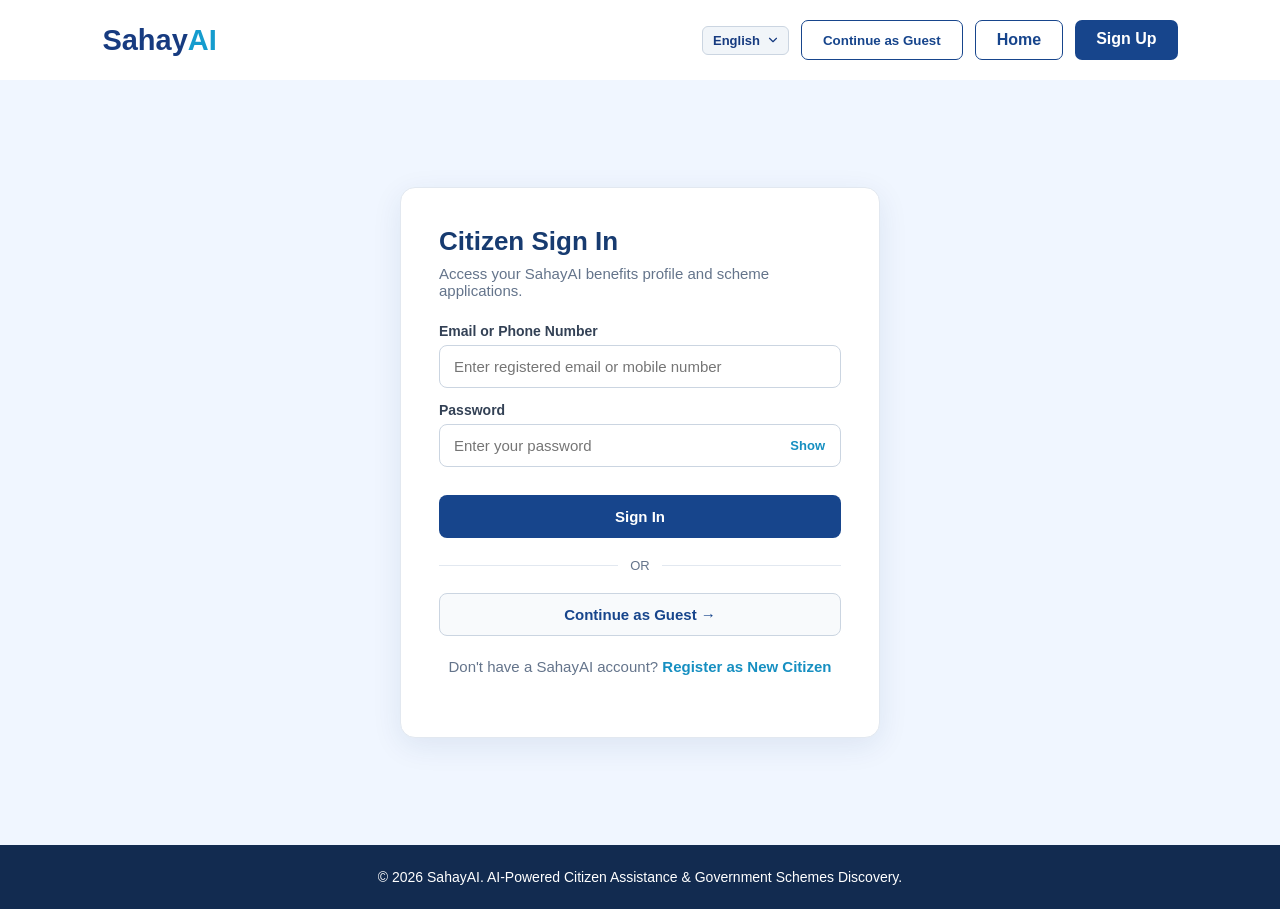
<file: frontend/login.html>
<!DOCTYPE html>
<html lang="en">
<head>
    <meta charset="UTF-8">
    <meta name="viewport" content="width=device-width, initial-scale=1.0">
    <title>Citizen Sign In | SahayAI</title>
    <link rel="stylesheet" href="css/style.css">
    <link rel="stylesheet" href="css/auth.css">
</head>
<body>

    <header class="navbar">
        <div class="logo">Sahay<span>AI</span></div>
        <div class="nav-buttons">
            <div class="global-lang-picker">
                <label for="globalLangSelect" class="sr-only" data-i18n="nav.selectLanguage">Language</label>
                <select id="globalLangSelect" class="global-lang-select" aria-label="Select Language">
                    <option value="en">English</option>
                    <option value="te">తెలుగు</option>
                    <option value="hi">हिन्दी</option>
                </select>
            </div>
            <button type="button" id="navGuestBtn" class="login-btn" style="background: transparent; cursor: pointer;" data-i18n="nav.guestBtn">Continue as Guest</button>
            <a href="index.html" class="login-btn" data-i18n="nav.home">Home</a>
            <a href="signup.html" class="signup-btn" data-i18n="nav.signup">Sign Up</a>
        </div>
    </header>

    <main class="auth-section">
        <div class="auth-card">
            <h1 data-i18n="login.title">Citizen Sign In</h1>
            <p data-i18n="login.subtitle">Access your SahayAI benefits profile and scheme applications.</p>

            <form id="loginForm" novalidate>
                <div class="form-group">
                    <label for="identifier" data-i18n="login.identifierLabel">Email or Phone Number</label>
                    <input type="text" id="identifier" placeholder="Enter registered email or mobile number" data-i18n-placeholder="login.identifierPlaceholder" required autocomplete="username">
                </div>

                <div class="form-group">
                    <label for="password" data-i18n="login.passwordLabel">Password</label>
                    <div class="password-input-wrapper">
                        <input type="password" id="password" placeholder="Enter your password" data-i18n-placeholder="login.passwordPlaceholder" required autocomplete="current-password">
                        <button type="button" class="toggle-password-btn" data-target="password" aria-label="Toggle password visibility" data-i18n="login.showPassword">Show</button>
                    </div>
                </div>

                <button type="submit" id="submitBtn" data-i18n="login.submitBtn">Sign In</button>
            </form>

            <div class="or-divider" style="display: flex; align-items: center; margin: 20px 0; color: #64748b; font-size: 13px; font-weight: 500;">
                <span style="flex: 1; height: 1px; background: #e2e8f0;"></span>
                <span style="padding: 0 12px;" data-i18n="login.or">OR</span>
                <span style="flex: 1; height: 1px; background: #e2e8f0;"></span>
            </div>

            <button type="button" id="cardGuestBtn" class="secondary-btn guest-btn" style="width: 100%; padding: 12px; background: #f8fafc; color: #17458c; border: 1.5px solid #cbd5e1; border-radius: 8px; font-size: 15px; font-weight: 600; cursor: pointer; display: flex; align-items: center; justify-content: center; gap: 8px; transition: all 0.2s ease;" data-i18n="login.guestBtn">Continue as Guest &rarr;</button>

            <div id="alertBox" class="alert-box" role="alert" aria-live="polite"></div>

            <p class="auth-link">
                <span data-i18n="login.noAccountPrompt">Don't have a SahayAI account?</span>
                <a href="signup.html" data-i18n="login.registerLink">Register as New Citizen</a>
            </p>
        </div>
    </main>

    <footer>
        <p data-i18n="footer.copyright">© 2026 SahayAI. AI-Powered Citizen Assistance & Government Schemes Discovery.</p>
    </footer>

    <script src="js/i18n.js"></script>
    <script src="js/api.js"></script>
    <script src="js/login.js"></script>
</body>
</html>
</file>
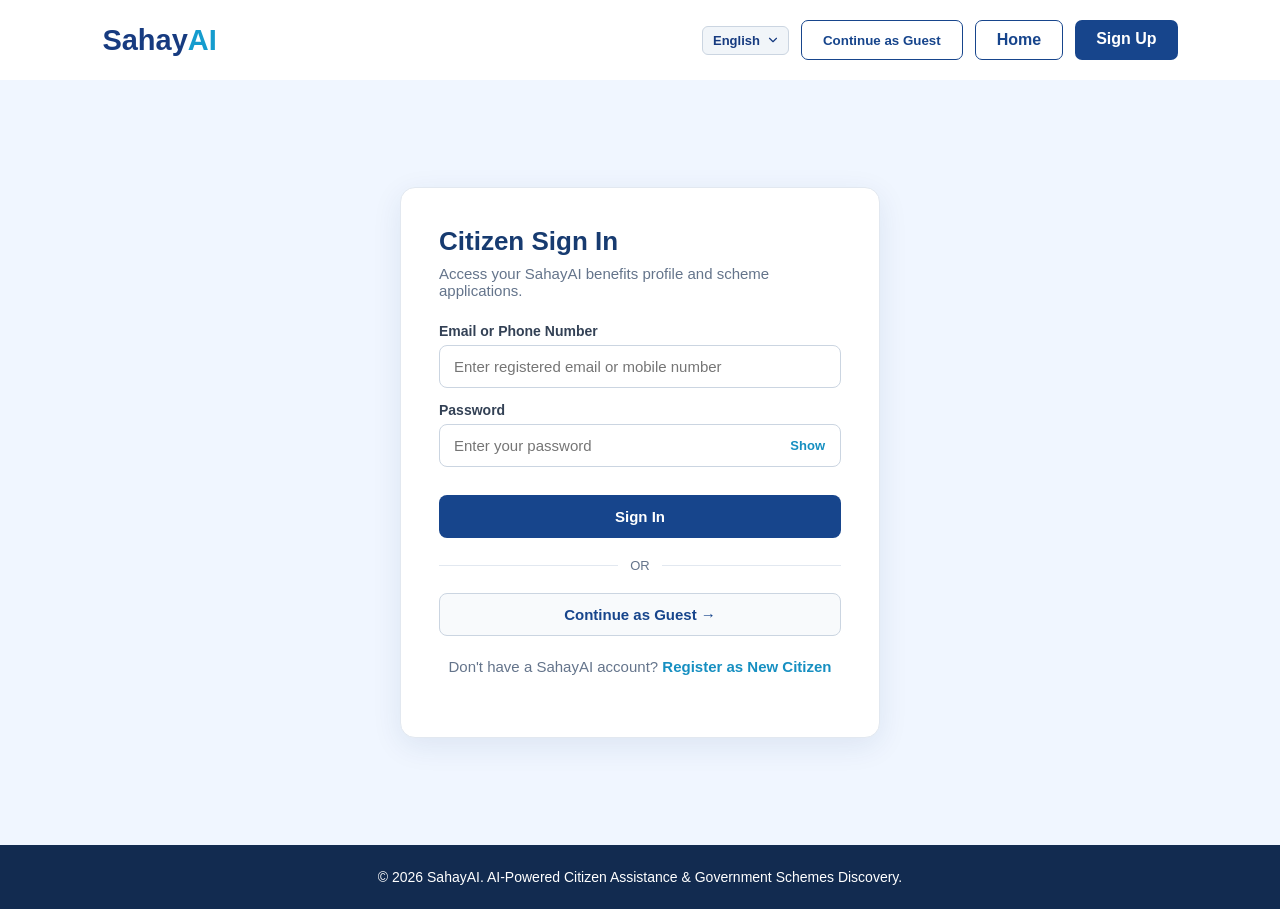
<file: frontend/my-documents.html>
<!DOCTYPE html>
<html lang="en">
<head>
    <meta charset="UTF-8">
    <meta name="viewport" content="width=device-width, initial-scale=1.0">
    <title>My Documents | SahayAI</title>
    <link rel="stylesheet" href="css/style.css">
    <link rel="stylesheet" href="css/auth.css">
</head>
<body>

    <header class="navbar">
        <div class="logo"><a href="dashboard.html" style="text-decoration: none; color: inherit;">Sahay<span>AI</span></a></div>

        <nav>
            <a href="dashboard.html" data-i18n="nav.dashboard">Dashboard</a>
            <a href="dashboard.html#schemes" data-i18n="nav.schemes">Schemes</a>
            <a href="my-documents.html" id="navDocumentsLink" style="color: #17458c; font-weight: 700;" data-i18n="nav.myDocuments">My Documents</a>
            <a href="dashboard.html#applicationsSection" id="navApplicationsLink" data-i18n="nav.myApplications">My Applications</a>
        </nav>

        <div class="nav-user-info">
            <div class="global-lang-picker">
                <label for="globalLangSelect" class="sr-only" data-i18n="nav.selectLanguage">Language</label>
                <select id="globalLangSelect" class="global-lang-select" aria-label="Select Language">
                    <option value="en">English</option>
                    <option value="te">తెలుగు</option>
                    <option value="hi">हिन्दी</option>
                </select>
            </div>
            <!-- Guest Session Navigation Controls (Shown for Guests only) -->
            <a href="login.html" id="navLoginLink" class="nav-auth-secondary" style="display: none; font-size: 13px; font-weight: 600; color: #17458c; text-decoration: none; padding: 6px 12px; border: 1px solid #cbd5e1; border-radius: 6px;" data-i18n="nav.login">Log In</a>
            <a href="signup.html" id="navSignupLink" class="nav-auth-secondary" style="display: none; font-size: 13px; font-weight: 600; color: white; background: #17458c; text-decoration: none; padding: 6px 12px; border-radius: 6px;" data-i18n="nav.signup">Create Account</a>
            <span id="navGuestBadge" class="nav-guest-badge" style="display: none; font-size: 12px; font-weight: 700; color: #b45309; background: #fef3c7; border: 1px solid #fde68a; padding: 4px 10px; border-radius: 9999px; text-transform: uppercase; letter-spacing: 0.5px;" data-i18n="nav.guestMode">Guest Mode</span>
            <button type="button" id="endGuestSessionBtn" class="end-guest-nav-btn" style="display: none; font-size: 13px; font-weight: 600; color: #b91c1c; background: #fef2f2; border: 1px solid #fecaca; border-radius: 6px; padding: 6px 12px; cursor: pointer; transition: all 0.2s ease;" data-i18n="nav.endGuestSession">End Guest Session</button>

            <!-- Registered Citizen Navigation Controls (Shown for Registered only) -->
            <span id="navCitizenName" class="label" style="display: none; font-size: 14px; font-weight: 600; color: #173b70;" data-i18n="nav.citizenLabel">Citizen</span>
            <button type="button" id="logoutBtn" class="logout-nav-btn" style="display: none;" data-i18n="nav.logout">Log Out</button>

            <!-- Profile Icon Dropdown Menu -->
            <div id="profileMenuContainer" class="profile-menu-container" style="display: none;">
                <button type="button" id="profileIconBtn" class="profile-icon-btn" aria-haspopup="true" aria-expanded="false" aria-label="Citizen Profile Menu" title="Citizen Profile">
                    <img id="profileAvatarImg" class="profile-avatar-img" src="" alt="Citizen Avatar">
                    <span id="profileAvatarFallback" class="profile-avatar-fallback" aria-hidden="true">
                        <svg viewBox="0 0 24 24" focusable="false">
                            <path d="M12 12c2.21 0 4-1.79 4-4s-1.79-4-4-4-4 1.79-4 4 1.79 4 4 4zm0 2c-2.67 0-8 1.34-8 4v2h16v-2c0-2.66-5.33-4-8-4z"/>
                        </svg>
                    </span>
                </button>
                <div id="profileDropdownMenu" class="profile-dropdown-menu" role="menu" aria-label="Profile navigation">
                    <div class="profile-dropdown-header">
                        <span id="dropdownCitizenName" class="profile-dropdown-citizen-name">Citizen</span>
                        <span id="dropdownCitizenId" class="profile-dropdown-citizen-id" style="display: none;"></span>
                    </div>
                    <ul class="profile-dropdown-list">
                        <li>
                            <a href="my-profile.html" class="profile-dropdown-item" role="menuitem" id="dropdownProfileLink">
                                <span class="profile-item-icon" aria-hidden="true">👤</span>
                                <span data-i18n="nav.myProfile">My Profile</span>
                            </a>
                        </li>
                        <li>
                            <a href="my-documents.html" class="profile-dropdown-item" role="menuitem" id="dropdownDocsLink" style="color: #0284c7; font-weight: 600; background-color: #f8fafc;">
                                <span class="profile-item-icon" aria-hidden="true">📁</span>
                                <span data-i18n="nav.myDocuments">My Documents</span>
                            </a>
                        </li>
                        <li class="profile-dropdown-divider" role="separator"></li>
                        <li>
                            <button type="button" id="dropdownLogoutItem" class="profile-dropdown-item logout-item" role="menuitem">
                                <span class="profile-item-icon" aria-hidden="true">🚪</span>
                                <span data-i18n="nav.logout">Log Out</span>
                            </button>
                        </li>
                    </ul>
                </div>
            </div>
        </div>
    </header>

    <main class="dashboard-container" style="max-width: 1140px; margin: 30px auto; padding: 0 20px;">
        <!-- Return Navigation Breadcrumb -->
        <div style="margin-bottom: 24px;">
            <a href="dashboard.html" style="display: inline-flex; align-items: center; gap: 8px; font-size: 14px; font-weight: 600; color: #17458c; text-decoration: none; padding: 6px 12px; background: #f1f5f9; border-radius: 6px; transition: background 0.2s ease;">
                <span aria-hidden="true">&larr;</span>
                <span data-i18n="nav.backToDashboard">Back to Dashboard</span>
            </a>
        </div>

        <!-- Guest Session Notice (Hidden by default; shown if guest accesses page) -->
        <div id="guestNoticeBanner" class="guest-notice-banner" style="display: none; margin-bottom: 24px;" role="note">
            <strong>Guest Mode Notice:</strong> You are currently exploring SahayAI anonymously. Persistent document storage and vault encryption require a registered citizen account.
            Please <a href="signup.html">Create an Account</a> or <a href="login.html">Log In</a> to save and manage your documents.
        </div>

        <!-- Dynamic Alert Box -->
        <div id="documentsAlertBox" class="alert-box" role="alert" aria-live="polite"></div>

        <!-- My Documents Library Section -->
        <section id="documentsSection" class="documents-section" aria-labelledby="documentsSectionHeading" style="margin-bottom: 28px;">
            <div class="documents-section-header">
                <div>
                    <h1 id="documentsSectionHeading" style="font-size: 24px; color: #173b70; margin: 0 0 6px 0;" data-i18n="documents.sectionHeading">My Documents Library</h1>
                    <p class="section-subtitle" style="font-size: 14px; color: #64748b; margin: 0;" data-i18n="documents.sectionSubtitle">
                        Securely store, organize, and reuse your verified documents for government scholarships and welfare schemes.
                    </p>
                </div>
                <div class="documents-header-actions">
                    <button type="button" class="btn btn-primary" id="btnOpenUploadModal">
                        <span aria-hidden="true">📤</span>
                        <span data-i18n="documents.btnUpload">+ Upload Document</span>
                    </button>
                </div>
            </div>

            <!-- Summary Stats Counters -->
            <div class="doc-stats-grid" id="docStatsGrid" style="margin: 20px 0;">
                <div class="doc-stat-card">
                    <div class="doc-stat-icon" aria-hidden="true">📁</div>
                    <div class="doc-stat-data">
                        <span class="doc-stat-value" id="docStatTotal">0</span>
                        <span class="doc-stat-label" data-i18n="documents.statTotal">Total Documents</span>
                    </div>
                </div>
                <div class="doc-stat-card confirmed">
                    <div class="doc-stat-icon" aria-hidden="true">✅</div>
                    <div class="doc-stat-data">
                        <span class="doc-stat-value" id="docStatConfirmed">0</span>
                        <span class="doc-stat-label" data-i18n="documents.statConfirmed">Confirmed Documents</span>
                    </div>
                </div>
                <div class="doc-stat-card pending">
                    <div class="doc-stat-icon" aria-hidden="true">⏳</div>
                    <div class="doc-stat-data">
                        <span class="doc-stat-value" id="docStatPending">0</span>
                        <span class="doc-stat-label" data-i18n="documents.statPending">Pending Review</span>
                    </div>
                </div>
                <div class="doc-stat-card archived">
                    <div class="doc-stat-icon" aria-hidden="true">📦</div>
                    <div class="doc-stat-data">
                        <span class="doc-stat-value" id="docStatArchived">0</span>
                        <span class="doc-stat-label" data-i18n="documents.statArchived">Archived Documents</span>
                    </div>
                </div>
            </div>

            <!-- Documents to Upload / Pending Checklist (Auto-filtered upon upload) -->
            <div class="pending-docs-card" id="pendingDocsCard" style="margin-bottom: 24px; background: #ffffff; border: 1px solid #e2e8f0; border-radius: 12px; padding: 18px 20px; box-shadow: 0 1px 3px rgba(0,0,0,0.05);">
                <div style="display: flex; justify-content: space-between; align-items: center; margin-bottom: 12px; flex-wrap: wrap; gap: 8px;">
                    <div>
                        <h3 style="font-size: 16px; font-weight: 700; color: #1e3a8a; margin: 0; display: flex; align-items: center; gap: 8px;">
                            <span>📋</span> Documents to Upload
                        </h3>
                        <p style="font-size: 12.5px; color: #64748b; margin: 2px 0 0;">Upload these essential documents to automatically verify your eligibility for all scholarships &amp; welfare schemes. Once uploaded, documents are automatically removed from this list.</p>
                    </div>
                    <span id="pendingDocsCounterBadge" style="font-size: 12px; font-weight: 700; background: #eff6ff; color: #1d4ed8; padding: 4px 12px; border-radius: 20px; border: 1px solid #bfdbfe;">
                        Checking required documents...
                    </span>
                </div>
                <div id="pendingDocsList" style="display: grid; grid-template-columns: repeat(auto-fill, minmax(250px, 1fr)); gap: 10px;">
                    <!-- Dynamically populated. Automatically removes uploaded documents -->
                </div>
            </div>

            <!-- Search & Filters Toolbar -->
            <div class="doc-filters-bar" id="docFiltersBar">
                <div class="doc-search-wrapper">
                    <label for="docSearchInput" class="sr-only" data-i18n="documents.searchPlaceholder">Search by document name or type...</label>
                    <input type="text" id="docSearchInput" class="doc-search-input" placeholder="Search by document name or type..." data-i18n-placeholder="documents.searchPlaceholder">
                </div>

                <div class="doc-filter-dropdowns">
                    <div class="doc-filter-group">
                        <label for="docCategoryFilter" data-i18n="documents.filterCategory">Category</label>
                        <select id="docCategoryFilter" class="doc-select">
                            <option value="" data-i18n="documents.allCategories">All Categories</option>
                            <option value="IDENTITY" data-i18n="documents.catIdentity">Identity</option>
                            <option value="INCOME" data-i18n="documents.catIncome">Income</option>
                            <option value="CATEGORY_CERTIFICATE" data-i18n="documents.catCategoryCert">Category Certificate</option>
                            <option value="RESIDENCE" data-i18n="documents.catResidence">Residence</option>
                            <option value="ACADEMIC" data-i18n="documents.catAcademic">Academic</option>
                            <option value="BANK" data-i18n="documents.catBank">Bank</option>
                            <option value="DISABILITY" data-i18n="documents.catDisability">Disability</option>
                            <option value="SPECIAL_CATEGORY" data-i18n="documents.catSpecialCategory">Special Category</option>
                            <option value="APPLICATION_ASSET" data-i18n="documents.catApplicationAsset">Application Assets</option>
                            <option value="OTHER" data-i18n="documents.catOther">Other</option>
                        </select>
                    </div>

                    <div class="doc-filter-group">
                        <label for="docStatusFilter" data-i18n="documents.filterStatus">Status</label>
                        <select id="docStatusFilter" class="doc-select">
                            <option value="" data-i18n="documents.allStatuses">All Statuses</option>
                            <option value="ACTIVE" data-i18n="documents.statusActive">Active</option>
                            <option value="CONFIRMED" data-i18n="documents.statusConfirmed">Confirmed</option>
                            <option value="PENDING" data-i18n="documents.statusPendingReview">Pending Review</option>
                            <option value="ARCHIVED" data-i18n="documents.statusArchived">Archived</option>
                        </select>
                    </div>

                    <div class="doc-filter-checkbox-wrap">
                        <label class="doc-checkbox-label">
                            <input type="checkbox" id="docIncludeArchivedToggle">
                            <span data-i18n="documents.includeArchived">Show Archived</span>
                        </label>
                    </div>

                    <button type="button" class="filter-btn-reset" id="btnResetDocFilters" data-i18n="documents.resetFilters">Reset Filters</button>
                </div>
            </div>

            <!-- Document Cards Grid Container -->
            <div id="documentsGrid" class="documents-grid" role="list">
                <!-- Dynamically populated or displays empty state -->
            </div>
        </section>

        <!-- Quick Navigation Footer Actions -->
        <div style="display: flex; justify-content: space-between; align-items: center; flex-wrap: wrap; gap: 14px; margin-top: 30px; padding: 18px; background: #f8fafc; border-radius: 10px; border: 1px solid #e2e8f0;">
            <a href="dashboard.html" style="font-size: 13.5px; font-weight: 600; color: #17458c; text-decoration: none;">
                &larr; <span data-i18n="nav.backToDashboard">Back to Dashboard</span>
            </a>
            <div style="display: flex; gap: 10px;">
                <a href="my-profile.html" class="btn btn-secondary" style="font-size: 13px; text-decoration: none; padding: 8px 16px;">
                    👤 View My Profile &rarr;
                </a>
            </div>
        </div>

        <!-- ========================================================================= -->
        <!-- All 5 Document Modals                                                     -->
        <!-- ========================================================================= -->

        <!-- 1. Document Upload Modal -->
        <div id="documentUploadModal" class="modal-overlay" role="dialog" aria-modal="true" aria-labelledby="docUploadModalTitle">
            <div class="modal-dialog doc-modal-dialog">
                <div class="modal-header">
                    <div>
                        <h3 id="docUploadModalTitle" data-i18n="documents.uploadModalTitle">Upload Document to Vault</h3>
                        <p class="modal-subtitle" data-i18n="documents.uploadModalSubtitle">Your document is securely encrypted at rest. OCR extraction runs automatically.</p>
                    </div>
                    <button type="button" class="modal-close-btn" id="closeDocUploadModalBtn" aria-label="Close dialog">&times;</button>
                </div>
                <div class="modal-body">
                    <form id="docUploadForm" onsubmit="return false;">
                        <!-- Dynamic Pending Documents Guide inside Modal -->
                        <div id="modalPendingDocsGuide" style="margin-bottom: 14px; background: #f0fdf4; border: 1px solid #bbf7d0; border-radius: 8px; padding: 10px 14px; font-size: 12.5px; color: #166534;">
                            <div style="display: flex; align-items: center; justify-content: space-between; gap: 8px;">
                                <span><strong>Still Needed:</strong> <span id="modalPendingDocsText">Checking...</span></span>
                                <span style="font-size: 11px; background: #dcfce7; padding: 2px 8px; border-radius: 10px; font-weight: 600;">Auto-Removes when Uploaded</span>
                            </div>
                        </div>

                        <!-- Dropzone -->
                        <div class="doc-dropzone" id="docUploadDropzone" tabindex="0" role="button" aria-label="Drop file here or click to browse">
                            <input type="file" id="docFileInput" class="doc-file-input" accept=".pdf,.png,.jpg,.jpeg,.webp">
                            <div class="doc-dropzone-icon" aria-hidden="true">📄</div>
                            <div class="doc-dropzone-prompt" data-i18n="documents.dropzoneText">Drag and drop your file here, or click to browse</div>
                            <div class="doc-dropzone-hint" data-i18n="documents.dropzoneHint">Supported formats: PDF (Max: 10 MB), PNG, JPEG, JPG, WEBP (Max: 5 MB)</div>
                            <div class="doc-dropzone-limits">
                                <span class="doc-limit-pill" data-i18n="documents.limitPdf">PDF: up to 10 MB</span>
                                <span class="doc-limit-pill" data-i18n="documents.limitImages">Images (JPG/PNG/WEBP): up to 5 MB</span>
                            </div>
                            <div id="docSelectedFileName" class="doc-selected-file-badge" style="display: none;"></div>
                        </div>

                        <!-- Dropdowns -->
                        <div class="doc-form-row">
                            <div class="doc-form-group">
                                <label for="docTypeSelect" data-i18n="documents.selectTypeLabel">Document Type Selection</label>
                                <select id="docTypeSelect" class="doc-select">
                                    <option value="AUTO_DETECT" selected>✨ Auto-Detect with AI (Recommended)</option>
                                    <optgroup label="Identity Documents">
                                        <option value="aadhaar">Aadhaar Card</option>
                                        <option value="pan">PAN Card</option>
                                    </optgroup>
                                    <optgroup label="Academic Certificates">
                                        <option value="marksheet_10th">Class 10 Marksheet</option>
                                        <option value="marksheet_12th">Class 12 Marksheet</option>
                                        <option value="degree_certificate">Degree Certificate / Transcript</option>
                                        <option value="bonafide_certificate">Bonafide Student Certificate</option>
                                    </optgroup>
                                    <optgroup label="Financial &amp; Banking">
                                        <option value="bank_passbook">Bank Passbook / Statement</option>
                                        <option value="fees_receipt">Fee Receipt</option>
                                    </optgroup>
                                    <optgroup label="Revenue &amp; Welfare Certificates">
                                        <option value="income_certificate">Income Certificate</option>
                                        <option value="caste_certificate">Caste / Category Certificate</option>
                                        <option value="residence_certificate">Residence / Domicile Certificate</option>
                                        <option value="disability_certificate">Disability (PwD) Certificate</option>
                                        <option value="ration_card">Ration / BPL Card</option>
                                    </optgroup>
                                    <option value="other">Other Document</option>
                                </select>
                            </div>

                            <div class="doc-form-group">
                                <label for="docCategorySelect" data-i18n="documents.selectCategoryLabel">Document Category</label>
                                <select id="docCategorySelect" class="doc-select">
                                    <option value="" selected>Auto (Derived from Document)</option>
                                    <option value="IDENTITY" data-i18n="documents.catIdentity">Identity</option>
                                    <option value="INCOME" data-i18n="documents.catIncome">Income</option>
                                    <option value="CATEGORY_CERTIFICATE" data-i18n="documents.catCategoryCert">Category Certificate</option>
                                    <option value="RESIDENCE" data-i18n="documents.catResidence">Residence</option>
                                    <option value="ACADEMIC" data-i18n="documents.catAcademic">Academic</option>
                                    <option value="BANK" data-i18n="documents.catBank">Bank</option>
                                    <option value="DISABILITY" data-i18n="documents.catDisability">Disability</option>
                                    <option value="SPECIAL_CATEGORY" data-i18n="documents.catSpecialCategory">Special Category</option>
                                    <option value="APPLICATION_ASSET" data-i18n="documents.catApplicationAsset">Application Assets</option>
                                    <option value="OTHER" data-i18n="documents.catOther">Other</option>
                                </select>
                            </div>
                        </div>

                        <!-- Progress / Status alert -->
                        <div id="docUploadAlert" class="alert-box" role="alert" aria-live="polite"></div>

                        <!-- Upload progress indicator -->
                        <div id="docUploadProgress" class="doc-progress-wrap" style="display: none;">
                            <span class="chat-spinner" aria-hidden="true"></span>
                            <span data-i18n="documents.uploadingIndicator">Uploading and performing secure OCR extraction...</span>
                        </div>
                    </form>

                    <!-- Post-Upload Extraction Results Preview -->
                    <div id="docUploadResultSection" class="doc-upload-results" style="display: none;">
                        <div class="doc-results-header">
                            <span class="doc-success-icon" aria-hidden="true">✅</span>
                            <div>
                                <h4 data-i18n="documents.ocrResultHeading">Automated OCR Extraction Preview</h4>
                                <span class="doc-status-badge pending" data-i18n="documents.statusPendingReview">Pending Review</span>
                            </div>
                        </div>

                        <div class="unverified-safeguard-banner" role="note" data-i18n-html="documents.authenticityNotice">
                            Official Notice: Automated OCR extraction does not constitute authentic government identity verification. You must review and confirm each field.
                        </div>

                        <div id="docUploadExtractedFields" class="doc-extracted-fields-list"></div>

                        <div class="doc-upload-result-actions">
                            <button type="button" class="btn btn-primary" id="btnUploadGoToReview" data-i18n="documents.btnReviewNow">
                                Review &amp; Confirm Fields Now &rarr;
                            </button>
                            <button type="button" class="filter-btn-reset" id="btnUploadDone" data-i18n="documents.btnCloseDone">
                                Done
                            </button>
                        </div>
                    </div>
                </div>
                <div class="modal-footer" id="docUploadFooter">
                    <button type="button" class="btn btn-primary" id="btnStartUploadSubmit" data-i18n="documents.btnStartUpload">Upload &amp; Process Document</button>
                    <button type="button" class="filter-btn-reset" id="closeDocUploadBottomBtn" data-i18n="common.cancel">Cancel</button>
                </div>
            </div>
        </div>

        <!-- 2. Document Review & Confirmation Modal -->
        <div id="documentReviewModal" class="modal-overlay" role="dialog" aria-modal="true" aria-labelledby="docReviewModalTitle">
            <div class="modal-dialog doc-modal-dialog-large">
                <div class="modal-header">
                    <div>
                        <h3 id="docReviewModalTitle" data-i18n="documents.reviewModalTitle">Citizen Review &amp; Field Confirmation</h3>
                        <p class="modal-subtitle" data-i18n="documents.reviewModalSubtitle">Carefully review the automated OCR extractions below. You may edit any values that were misread. Only explicitly confirmed fields will be saved to your permanent citizen profile.</p>
                    </div>
                    <button type="button" class="modal-close-btn" id="closeDocReviewModalBtn" aria-label="Close dialog">&times;</button>
                </div>
                <div class="modal-body">
                    <!-- Authenticity Disclaimer Banner -->
                    <div class="unverified-safeguard-banner" role="note" data-i18n-html="documents.authenticityNotice">
                        Official Notice: Automated OCR extraction does not constitute authentic government identity verification. You must review and confirm each field.
                    </div>

                    <div id="docReviewAlert" class="alert-box" role="alert" aria-live="polite"></div>

                    <!-- Fields Confirmation Form Table -->
                    <div id="docReviewFieldsContainer" class="doc-review-container">
                        <div class="doc-loading-spinner" id="docReviewLoading">
                            <span class="chat-spinner" aria-hidden="true"></span>
                            <span data-i18n="common.loading">Loading...</span>
                        </div>
                        <div id="docReviewTableWrap" style="display: none;">
                            <table class="doc-review-table" aria-label="Extracted fields review">
                                <thead>
                                    <tr>
                                        <th style="width: 25%;" data-i18n="documents.colField">Field</th>
                                        <th style="width: 45%;" data-i18n="documents.colValue">Extracted Value (Editable)</th>
                                        <th style="width: 15%; text-align: center;" data-i18n="documents.colConfirm">Confirm</th>
                                    </tr>
                                </thead>
                                <tbody id="docReviewTableBody">
                                    <!-- Populated dynamically -->
                                </tbody>
                            </table>
                        </div>
                    </div>
                </div>
                <div class="modal-footer">
                    <button type="button" class="btn btn-primary" id="btnSaveConfirmations" data-i18n="documents.btnSaveConfirmations">Confirm &amp; Save to Profile</button>
                    <button type="button" class="filter-btn-reset" id="closeDocReviewBottomBtn" data-i18n="common.cancel">Cancel</button>
                </div>
            </div>
        </div>

        <!-- 3. Document Replace Modal -->
        <div id="documentReplaceModal" class="modal-overlay" role="dialog" aria-modal="true" aria-labelledby="docReplaceModalTitle">
            <div class="modal-dialog doc-modal-dialog">
                <div class="modal-header">
                    <div>
                        <h3 id="docReplaceModalTitle" data-i18n="documents.replaceModalTitle">Replace Document</h3>
                        <p class="modal-subtitle" data-i18n="documents.replaceModalSubtitle">Upload a clearer or updated copy of this document. It will replace the encrypted file in your vault and re-run OCR extraction. Previous confirmation audit history will be preserved.</p>
                    </div>
                    <button type="button" class="modal-close-btn" id="closeDocReplaceModalBtn" aria-label="Close dialog">&times;</button>
                </div>
                <div class="modal-body">
                    <form id="docReplaceForm" onsubmit="return false;">
                        <div class="doc-target-file-info" id="docReplaceTargetInfo">
                            <!-- Populated with filename and category -->
                        </div>

                        <div class="doc-dropzone" id="docReplaceDropzone" tabindex="0" role="button" aria-label="Drop replacement file here or click to browse">
                            <input type="file" id="docReplaceFileInput" class="doc-file-input" accept=".pdf,.png,.jpg,.jpeg,.webp">
                            <div class="doc-dropzone-icon" aria-hidden="true">🔄</div>
                            <div class="doc-dropzone-prompt" data-i18n="documents.dropzoneText">Drag and drop your file here, or click to browse</div>
                            <div class="doc-dropzone-hint" data-i18n="documents.dropzoneHint">Supported formats: PDF (Max: 10 MB), PNG, JPEG, JPG, WEBP (Max: 5 MB)</div>
                            <div class="doc-dropzone-limits">
                                <span class="doc-limit-pill" data-i18n="documents.limitPdf">PDF: up to 10 MB</span>
                                <span class="doc-limit-pill" data-i18n="documents.limitImages">Images (JPG/PNG/WEBP): up to 5 MB</span>
                            </div>
                            <div id="docReplaceSelectedFileName" class="doc-selected-file-badge" style="display: none;"></div>
                        </div>

                        <div id="docReplaceAlert" class="alert-box" role="alert" aria-live="polite"></div>

                        <div id="docReplaceProgress" class="doc-progress-wrap" style="display: none;">
                            <span class="chat-spinner" aria-hidden="true"></span>
                            <span data-i18n="documents.replacingIndicator">Replacing document and re-processing OCR...</span>
                        </div>
                    </form>
                </div>
                <div class="modal-footer">
                    <button type="button" class="btn btn-primary" id="btnConfirmReplaceSubmit" data-i18n="documents.btnConfirmReplace">Upload Replacement &amp; Re-Extract</button>
                    <button type="button" class="filter-btn-reset" id="closeDocReplaceBottomBtn" data-i18n="common.cancel">Cancel</button>
                </div>
            </div>
        </div>

        <!-- 4. Document Delete & Archive Confirmation Modal -->
        <div id="documentDeleteModal" class="modal-overlay" role="dialog" aria-modal="true" aria-labelledby="docDeleteModalTitle">
            <div class="modal-dialog doc-modal-dialog">
                <div class="modal-header">
                    <div>
                        <h3 id="docDeleteModalTitle" data-i18n="documents.deleteModalTitle">Delete Document</h3>
                    </div>
                    <button type="button" class="modal-close-btn" id="closeDocDeleteModalBtn" aria-label="Close dialog">&times;</button>
                </div>
                <div class="modal-body">
                    <p id="docDeletePromptText" style="font-size: 14px; color: #1e293b; margin-bottom: 14px;" data-i18n="documents.deleteWarningText">
                        Are you sure you want to permanently delete this document?
                    </p>

                    <div class="doc-target-file-info" id="docDeleteTargetInfo">
                        <!-- Populated with filename and category -->
                    </div>

                    <div class="doc-delete-policy-notice" data-i18n-html="documents.deletePolicyNotice">
                        ⚠️ Under SahayAI security policy, permanent deletion immediately removes the encrypted file from disk storage and cascades to delete all associated field confirmation history.
                    </div>

                    <div id="docDeleteAlert" class="alert-box" role="alert" aria-live="polite"></div>
                </div>
                <div class="modal-footer" style="display: flex; justify-content: space-between; align-items: center; flex-wrap: wrap; gap: 8px;">
                    <button type="button" class="filter-btn-reset" id="btnCancelDeleteModal" data-i18n="common.cancel">Cancel</button>
                    <div style="display: flex; gap: 8px;">
                        <button type="button" class="btn-scheme-details" id="btnArchiveFromDeleteModal" data-i18n="documents.btnArchiveInstead">Archive Instead</button>
                        <button type="button" class="btn btn-danger" id="btnPermanentDeleteFromModal" data-i18n="documents.btnConfirmPermanentDelete">Yes, Permanently Delete</button>
                    </div>
                </div>
            </div>
        </div>

        <!-- 5. Document Metadata Details Modal -->
        <div id="documentMetadataModal" class="modal-overlay" role="dialog" aria-modal="true" aria-labelledby="docMetadataModalTitle">
            <div class="modal-dialog doc-modal-dialog">
                <div class="modal-header">
                    <h3 id="docMetadataModalTitle" data-i18n="documents.detailsModalTitle">Document Metadata &amp; Extraction</h3>
                    <button type="button" class="modal-close-btn" id="closeDocMetadataModalBtn" aria-label="Close dialog">&times;</button>
                </div>
                <div class="modal-body">
                    <div class="doc-metadata-grid" id="docMetadataFieldsList">
                        <!-- Dynamically populated safely via textContent -->
                    </div>

                    <div class="modal-section" style="margin-top: 18px;">
                        <h4 data-i18n="documents.metaFields">Extracted Fields (Masked):</h4>
                        <div id="docMetadataExtractedTableWrap"></div>
                    </div>
                </div>
                <div class="modal-footer" style="display: flex; justify-content: space-between; align-items: center; flex-wrap: wrap; gap: 8px;">
                    <div style="display: flex; gap: 8px;">
                        <button type="button" class="btn btn-primary" id="btnMetadataDownloadBtn" data-i18n="documents.actionDownload">Download</button>
                        <button type="button" class="btn-scheme-eligibility" id="btnMetadataReviewBtn" style="display: none;" data-i18n="documents.actionReview">Review &amp; Confirm</button>
                    </div>
                    <button type="button" class="filter-btn-reset" id="closeDocMetadataBottomBtn" data-i18n="common.close">Close</button>
                </div>
            </div>
        </div>

    </main>

    <footer>
        <p data-i18n="footer.copyright">© 2026 SahayAI. AI-Powered Citizen Assistance & Government Schemes Discovery.</p>
    </footer>

    <script src="js/i18n.js?v=20261115_4"></script>
    <script src="js/api.js?v=20261115_4"></script>
    <script src="js/navigation.js?v=20261115_4"></script>
    <script src="js/my-documents.js?v=20261115_4"></script>
</body>
</html>
</file>
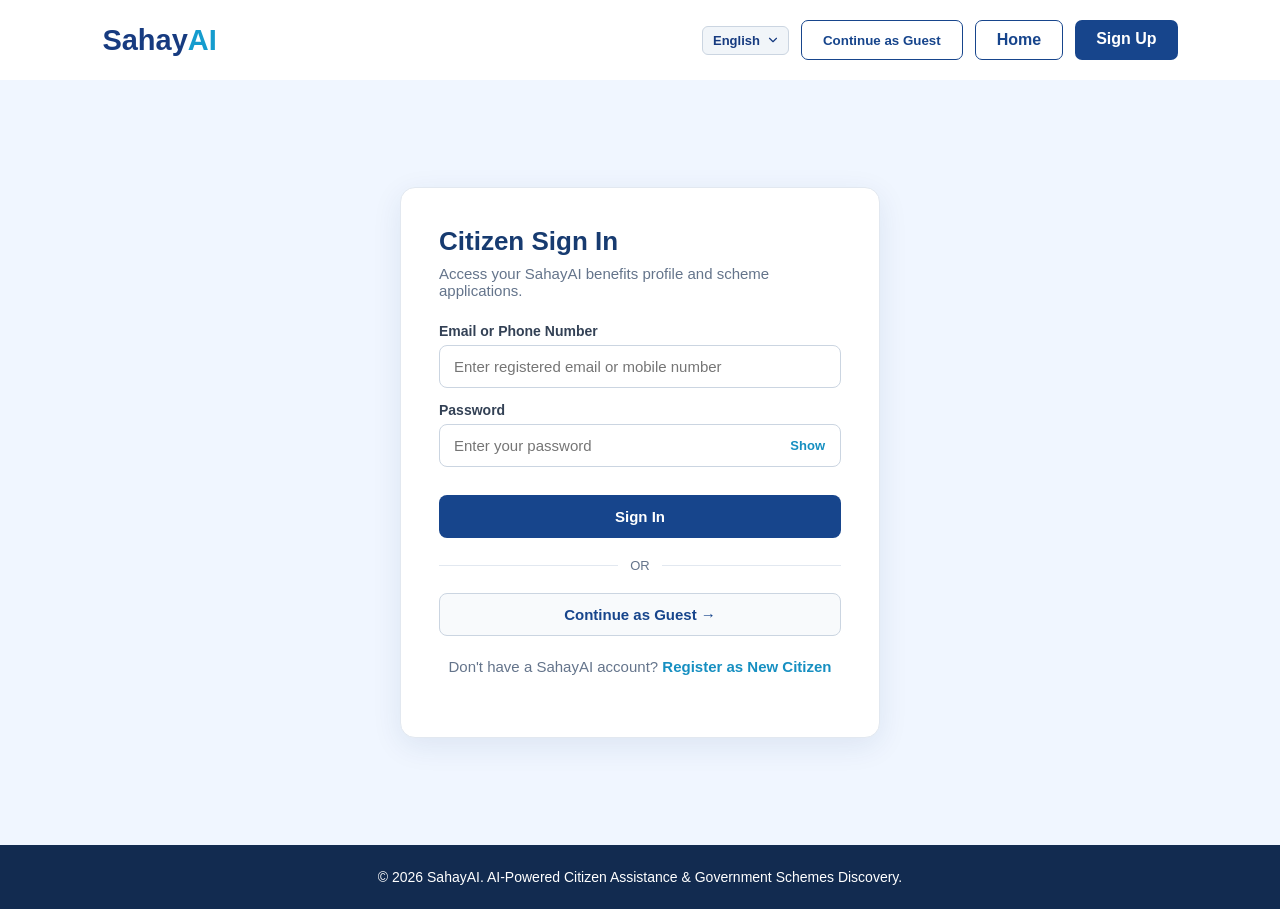
<file: frontend/my-profile.html>
<!DOCTYPE html>
<html lang="en">
<head>
    <meta charset="UTF-8">
    <meta name="viewport" content="width=device-width, initial-scale=1.0">
    <title>My Profile | SahayAI</title>
    <link rel="stylesheet" href="css/style.css">
    <link rel="stylesheet" href="css/auth.css">
</head>
<body>

    <header class="navbar">
        <div class="logo"><a href="dashboard.html" style="text-decoration: none; color: inherit;">Sahay<span>AI</span></a></div>

        <nav>
            <a href="dashboard.html" data-i18n="nav.dashboard">Dashboard</a>
            <a href="dashboard.html#schemes" data-i18n="nav.schemes">Schemes</a>
            <a href="my-documents.html" id="navDocumentsLink" data-i18n="nav.myDocuments">My Documents</a>
            <a href="dashboard.html#applicationsSection" id="navApplicationsLink" data-i18n="nav.myApplications">My Applications</a>
        </nav>

        <div class="nav-user-info">
            <div class="global-lang-picker">
                <label for="globalLangSelect" class="sr-only" data-i18n="nav.selectLanguage">Language</label>
                <select id="globalLangSelect" class="global-lang-select" aria-label="Select Language">
                    <option value="en">English</option>
                    <option value="te">తెలుగు</option>
                    <option value="hi">हिन्दी</option>
                </select>
            </div>
            <!-- Guest Session Navigation Controls (Shown for Guests only) -->
            <a href="login.html" id="navLoginLink" class="nav-auth-secondary" style="display: none; font-size: 13px; font-weight: 600; color: #17458c; text-decoration: none; padding: 6px 12px; border: 1px solid #cbd5e1; border-radius: 6px;" data-i18n="nav.login">Log In</a>
            <a href="signup.html" id="navSignupLink" class="nav-auth-secondary" style="display: none; font-size: 13px; font-weight: 600; color: white; background: #17458c; text-decoration: none; padding: 6px 12px; border-radius: 6px;" data-i18n="nav.signup">Create Account</a>
            <span id="navGuestBadge" class="nav-guest-badge" style="display: none; font-size: 12px; font-weight: 700; color: #b45309; background: #fef3c7; border: 1px solid #fde68a; padding: 4px 10px; border-radius: 9999px; text-transform: uppercase; letter-spacing: 0.5px;" data-i18n="nav.guestMode">Guest Mode</span>
            <button type="button" id="endGuestSessionBtn" class="end-guest-nav-btn" style="display: none; font-size: 13px; font-weight: 600; color: #b91c1c; background: #fef2f2; border: 1px solid #fecaca; border-radius: 6px; padding: 6px 12px; cursor: pointer; transition: all 0.2s ease;" data-i18n="nav.endGuestSession">End Guest Session</button>

            <!-- Registered Citizen Navigation Controls (Shown for Registered only) -->
            <span id="navCitizenName" class="label" style="display: none; font-size: 14px; font-weight: 600; color: #173b70;" data-i18n="nav.citizenLabel">Citizen</span>
            <button type="button" id="logoutBtn" class="logout-nav-btn" style="display: none;" data-i18n="nav.logout">Log Out</button>

            <!-- Profile Icon Dropdown Menu -->
            <div id="profileMenuContainer" class="profile-menu-container" style="display: none;">
                <button type="button" id="profileIconBtn" class="profile-icon-btn" aria-haspopup="true" aria-expanded="false" aria-label="Citizen Profile Menu" title="Citizen Profile">
                    <img id="profileAvatarImg" class="profile-avatar-img" src="" alt="Citizen Avatar">
                    <span id="profileAvatarFallback" class="profile-avatar-fallback" aria-hidden="true">
                        <svg viewBox="0 0 24 24" focusable="false">
                            <path d="M12 12c2.21 0 4-1.79 4-4s-1.79-4-4-4-4 1.79-4 4 1.79 4 4 4zm0 2c-2.67 0-8 1.34-8 4v2h16v-2c0-2.66-5.33-4-8-4z"/>
                        </svg>
                    </span>
                </button>
                <div id="profileDropdownMenu" class="profile-dropdown-menu" role="menu" aria-label="Profile navigation">
                    <div class="profile-dropdown-header">
                        <span id="dropdownCitizenName" class="profile-dropdown-citizen-name">Citizen</span>
                        <span id="dropdownCitizenId" class="profile-dropdown-citizen-id" style="display: none;"></span>
                    </div>
                    <ul class="profile-dropdown-list">
                        <li>
                            <a href="my-profile.html" class="profile-dropdown-item" role="menuitem" id="dropdownProfileLink" style="color: #0284c7; font-weight: 600; background-color: #f8fafc;">
                                <span class="profile-item-icon" aria-hidden="true">👤</span>
                                <span data-i18n="nav.myProfile">My Profile</span>
                            </a>
                        </li>
                        <li>
                            <a href="my-documents.html" class="profile-dropdown-item" role="menuitem" id="dropdownDocsLink">
                                <span class="profile-item-icon" aria-hidden="true">📁</span>
                                <span data-i18n="nav.myDocuments">My Documents</span>
                            </a>
                        </li>
                        <li class="profile-dropdown-divider" role="separator"></li>
                        <li>
                            <button type="button" id="dropdownLogoutItem" class="profile-dropdown-item logout-item" role="menuitem">
                                <span class="profile-item-icon" aria-hidden="true">🚪</span>
                                <span data-i18n="nav.logout">Log Out</span>
                            </button>
                        </li>
                    </ul>
                </div>
            </div>
        </div>
    </header>

    <main class="dashboard-container" style="max-width: 960px; margin: 30px auto; padding: 0 20px;">
        <!-- Return Navigation Breadcrumb -->
        <div style="margin-bottom: 24px;">
            <a href="dashboard.html" style="display: inline-flex; align-items: center; gap: 8px; font-size: 14px; font-weight: 600; color: #17458c; text-decoration: none; padding: 6px 12px; background: #f1f5f9; border-radius: 6px; transition: background 0.2s ease;">
                <span aria-hidden="true">&larr;</span>
                <span data-i18n="nav.backToDashboard">Back to Dashboard</span>
            </a>
        </div>

        <!-- Guest Session Warning (Hidden by default; shown if guest accesses page) -->
        <div id="guestNoticeBanner" class="guest-notice-banner" style="display: none; margin-bottom: 24px;" role="note">
            <strong>Guest Mode Notice:</strong> You are currently exploring SahayAI anonymously. Citizen profiles are exclusively maintained for registered accounts.
            Please <a href="signup.html">Create an Account</a> or <a href="login.html">Log In</a> to save and manage your verified profile.
        </div>

        <!-- Alert Box -->
        <div id="alertBox" class="alert-box" role="alert" aria-live="polite"></div>

        <!-- Page Header Banner -->
        <section class="welcome-banner" style="margin-bottom: 28px;">
            <div class="welcome-text">
                <h1 id="profilePageHeading" data-i18n="dashboard.profileHeading">Citizen Profile Summary</h1>
                <p id="profilePageSubtitle">Your verified citizen demographic details for government benefits, scholarships, and welfare scheme matching.</p>
            </div>
            <div class="citizen-badge" id="citizenBadge" data-i18n="dashboard.badgeVerified">Verified Profile</div>
        </section>

        <!-- Citizen Profile Details Card -->
        <section class="profile-card" id="profileCardSection" aria-labelledby="profileHeading" style="margin-bottom: 28px;">
            <div style="display: flex; justify-content: space-between; align-items: center; margin-bottom: 18px; padding-bottom: 12px; border-bottom: 1px solid #f1f5f9; flex-wrap: wrap; gap: 8px;">
                <h2 id="profileHeading" style="margin: 0; padding: 0; border: none; font-size: 18px; color: #173b70;" data-i18n="dashboard.profileHeading">Citizen Profile Summary</h2>
                <div style="display: flex; gap: 10px;">
                    <a href="my-documents.html" class="btn btn-secondary" style="font-size: 13px; text-decoration: none; padding: 6px 14px;">
                        📁 <span data-i18n="nav.myDocuments">My Documents</span>
                    </a>
                </div>
            </div>

            <div class="profile-detail-list">
                <div class="profile-detail-item">
                    <span class="label" data-i18n="dashboard.labelFullName">Full Name:</span>
                    <span class="value" id="dispFullName">--</span>
                </div>

                <div class="profile-detail-item">
                    <span class="label" data-i18n="dashboard.labelCitizenId">Citizen ID:</span>
                    <span class="value" id="dispUserId" style="font-family: monospace; font-size: 13px;">--</span>
                </div>

                <div class="profile-detail-item">
                    <span class="label" data-i18n="dashboard.labelAgeDob">Age / DOB:</span>
                    <span class="value" id="dispAgeDob">--</span>
                </div>

                <div class="profile-detail-item">
                    <span class="label" data-i18n="dashboard.labelGender">Gender:</span>
                    <span class="value" id="dispGender">--</span>
                </div>

                <div class="profile-detail-item">
                    <span class="label" data-i18n="dashboard.labelLocation">Location:</span>
                    <span class="value" id="dispLocation">--</span>
                </div>

                <div class="profile-detail-item">
                    <span class="label" data-i18n="dashboard.labelAnnualIncome">Annual Income:</span>
                    <span class="value" id="dispIncome">--</span>
                </div>

                <div class="profile-detail-item">
                    <span class="label" data-i18n="dashboard.labelOccupation">Occupation:</span>
                    <span class="value" id="dispOccupation">--</span>
                </div>

                <div class="profile-detail-item">
                    <span class="label" data-i18n="dashboard.labelCasteCategory">Caste Category:</span>
                    <span class="value" id="dispCaste">--</span>
                </div>

                <div class="profile-detail-item">
                    <span class="label" data-i18n="dashboard.labelBpl">BPL Card Holder:</span>
                    <span class="value" id="dispBpl">--</span>
                </div>

                <div class="profile-detail-item">
                    <span class="label" data-i18n="dashboard.labelVerificationStatus">Verification Status:</span>
                    <span class="value" id="dispConfirmed" style="color: #15803d; font-weight: 700;" data-i18n="dashboard.statusConfirmed">Confirmed</span>
                </div>
            </div>
        </section>

        <!-- Confirmed Document Fields Audit Section -->
        <section class="card" id="confirmedFieldsSection" style="margin-bottom: 28px; background: #ffffff; border: 1px solid #e2e8f0; border-radius: 12px; padding: 24px; box-shadow: 0 1px 3px rgba(0,0,0,0.05);">
            <div style="display: flex; justify-content: space-between; align-items: center; margin-bottom: 16px; padding-bottom: 12px; border-bottom: 1px solid #f1f5f9; flex-wrap: wrap; gap: 8px;">
                <div>
                    <h2 style="font-size: 18px; color: #173b70; margin: 0 0 4px 0;">Verified Document Field Records</h2>
                    <p style="font-size: 13px; color: #64748b; margin: 0;">Profile attributes extracted from your official documents and confirmed by you.</p>
                </div>
                <span id="confirmedFieldsCountBadge" class="badge" style="background: #ecfdf5; color: #047857; border: 1px solid #a7f3d0; padding: 4px 10px; border-radius: 9999px; font-size: 12px; font-weight: 600;">0 Fields Confirmed</span>
            </div>

            <!-- Mandatory Authenticity Disclaimer -->
            <div style="background: #fffbeb; border-left: 4px solid #f59e0b; padding: 12px 14px; border-radius: 6px; margin-bottom: 18px; font-size: 12px; color: #92400e; line-height: 1.5;">
                <strong>Authenticity Disclaimer:</strong> Extracted information is confirmed by the citizen and does not constitute official government authentication until verified against primary government databases.
            </div>

            <div id="confirmedFieldsContainer">
                <div style="text-align: center; padding: 24px; color: #64748b; font-size: 13px;">
                    <span class="chat-spinner" aria-hidden="true"></span>
                    <p style="margin-top: 8px;">Loading confirmed document records...</p>
                </div>
            </div>
        </section>

        <!-- Quick Navigation Footer Actions -->
        <div style="display: flex; justify-content: space-between; align-items: center; flex-wrap: wrap; gap: 14px; margin-top: 20px; padding: 18px; background: #f8fafc; border-radius: 10px; border: 1px solid #e2e8f0;">
            <a href="dashboard.html" style="font-size: 13.5px; font-weight: 600; color: #17458c; text-decoration: none;">
                &larr; <span data-i18n="nav.backToDashboard">Back to Dashboard</span>
            </a>
            <div style="display: flex; gap: 10px;">
                <a href="my-documents.html" class="btn btn-primary" style="font-size: 13px; text-decoration: none; padding: 8px 16px;">
                    📁 Manage Documents &rarr;
                </a>
            </div>
        </div>
    </main>

    <footer>
        <p data-i18n="footer.copyright">© 2026 SahayAI. AI-Powered Citizen Assistance & Government Schemes Discovery.</p>
    </footer>

    <script src="js/i18n.js"></script>
    <script src="js/api.js"></script>
    <script src="js/navigation.js"></script>
    <script src="js/my-profile.js"></script>
</body>
</html>
</file>
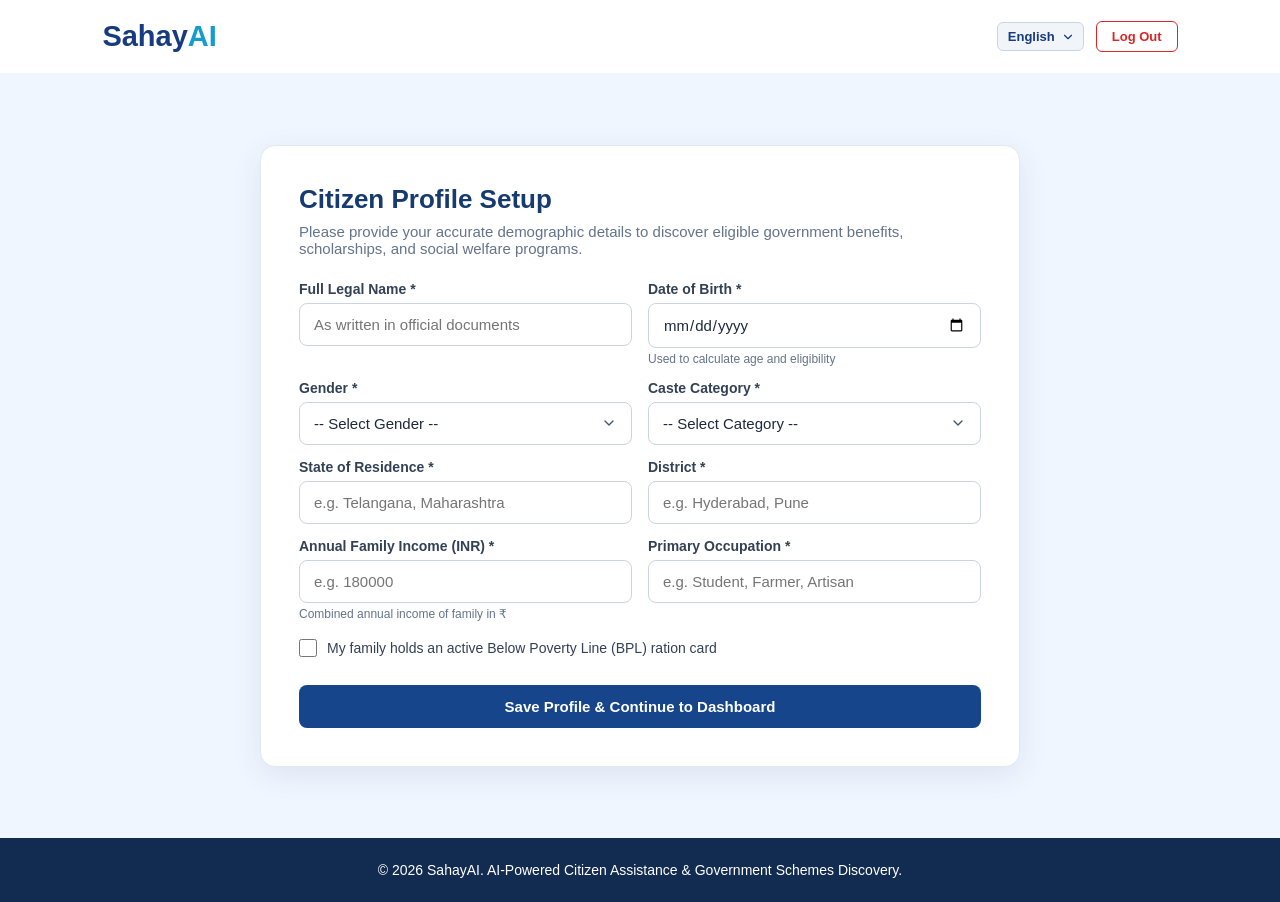
<file: frontend/profile.html>
<!DOCTYPE html>
<html lang="en">
<head>
    <meta charset="UTF-8">
    <meta name="viewport" content="width=device-width, initial-scale=1.0">
    <title>Citizen Profile Setup | SahayAI</title>
    <link rel="stylesheet" href="css/style.css">
    <link rel="stylesheet" href="css/auth.css">
</head>
<body>

    <header class="navbar">
        <div class="logo">Sahay<span>AI</span></div>
        <div class="nav-buttons">
            <div class="global-lang-picker">
                <label for="globalLangSelect" class="sr-only" data-i18n="nav.selectLanguage">Language</label>
                <select id="globalLangSelect" class="global-lang-select" aria-label="Select Language">
                    <option value="en">English</option>
                    <option value="te">తెలుగు</option>
                    <option value="hi">हिन्दी</option>
                </select>
            </div>
            <button type="button" class="logout-nav-btn" onclick="logoutCitizen()" data-i18n="nav.logout">Log Out</button>
        </div>
    </header>

    <main class="auth-section">
        <div class="auth-card wide-card">
            <h1 data-i18n="profile.title">Citizen Profile Setup</h1>
            <p data-i18n="profile.subtitle">Please provide your accurate demographic details to discover eligible government benefits, scholarships, and social welfare programs.</p>

            <form id="profileForm" novalidate>
                <div class="form-row">
                    <div class="form-group">
                        <label for="fullName" data-i18n="profile.fullNameLabel">Full Legal Name *</label>
                        <input type="text" id="fullName" placeholder="As written in official documents" data-i18n-placeholder="profile.fullNamePlaceholder" required>
                    </div>

                    <div class="form-group">
                        <label for="dob" data-i18n="profile.dobLabel">Date of Birth *</label>
                        <input type="date" id="dob" required>
                        <span class="field-hint" data-i18n="profile.dobHint">Used to calculate age and eligibility</span>
                    </div>
                </div>

                <div class="form-row">
                    <div class="form-group">
                        <label for="gender" data-i18n="profile.genderLabel">Gender *</label>
                        <select id="gender" required>
                            <option value="" data-i18n="profile.genderSelect">-- Select Gender --</option>
                            <option value="FEMALE" data-i18n="profile.genderFemale">Female</option>
                            <option value="MALE" data-i18n="profile.genderMale">Male</option>
                            <option value="TRANSGENDER" data-i18n="profile.genderTransgender">Transgender</option>
                            <option value="OTHER" data-i18n="profile.genderOther">Other</option>
                        </select>
                    </div>

                    <div class="form-group">
                        <label for="casteCategory" data-i18n="profile.casteLabel">Caste Category *</label>
                        <select id="casteCategory" required>
                            <option value="" data-i18n="profile.casteSelect">-- Select Category --</option>
                            <option value="GENERAL" data-i18n="profile.casteGeneral">General</option>
                            <option value="OBC" data-i18n="profile.casteObc">Other Backward Class (OBC)</option>
                            <option value="SC" data-i18n="profile.casteSc">Scheduled Caste (SC)</option>
                            <option value="ST" data-i18n="profile.casteSt">Scheduled Tribe (ST)</option>
                            <option value="EWS" data-i18n="profile.casteEws">Economically Weaker Section (EWS)</option>
                        </select>
                    </div>
                </div>

                <div class="form-row">
                    <div class="form-group">
                        <label for="state" data-i18n="profile.stateLabel">State of Residence *</label>
                        <input type="text" id="state" placeholder="e.g. Telangana, Maharashtra" data-i18n-placeholder="profile.statePlaceholder" required>
                    </div>

                    <div class="form-group">
                        <label for="district" data-i18n="profile.districtLabel">District *</label>
                        <input type="text" id="district" placeholder="e.g. Hyderabad, Pune" data-i18n-placeholder="profile.districtPlaceholder" required>
                    </div>
                </div>

                <div class="form-row">
                    <div class="form-group">
                        <label for="annualIncome" data-i18n="profile.incomeLabel">Annual Family Income (INR) *</label>
                        <input type="number" id="annualIncome" placeholder="e.g. 180000" data-i18n-placeholder="profile.incomePlaceholder" min="0" step="1000" required>
                        <span class="field-hint" data-i18n="profile.incomeHint">Combined annual income of family in ₹</span>
                    </div>

                    <div class="form-group">
                        <label for="occupation" data-i18n="profile.occupationLabel">Primary Occupation *</label>
                        <input type="text" id="occupation" placeholder="e.g. Student, Farmer, Artisan" data-i18n-placeholder="profile.occupationPlaceholder" required>
                    </div>
                </div>

                <div class="form-group">
                    <div class="checkbox-group">
                        <input type="checkbox" id="isBpl">
                        <label for="isBpl" data-i18n="profile.bplCheckbox">My family holds an active Below Poverty Line (BPL) ration card</label>
                    </div>
                </div>

                <button type="submit" id="submitBtn" data-i18n="profile.submitBtn">Save Profile & Continue to Dashboard</button>
            </form>

            <div id="alertBox" class="alert-box" role="alert" aria-live="polite"></div>
        </div>
    </main>

    <footer>
        <p data-i18n="footer.copyright">© 2026 SahayAI. AI-Powered Citizen Assistance & Government Schemes Discovery.</p>
    </footer>

    <script src="js/i18n.js"></script>
    <script src="js/api.js"></script>
    <script src="js/profile.js"></script>
</body>
</html>
</file>
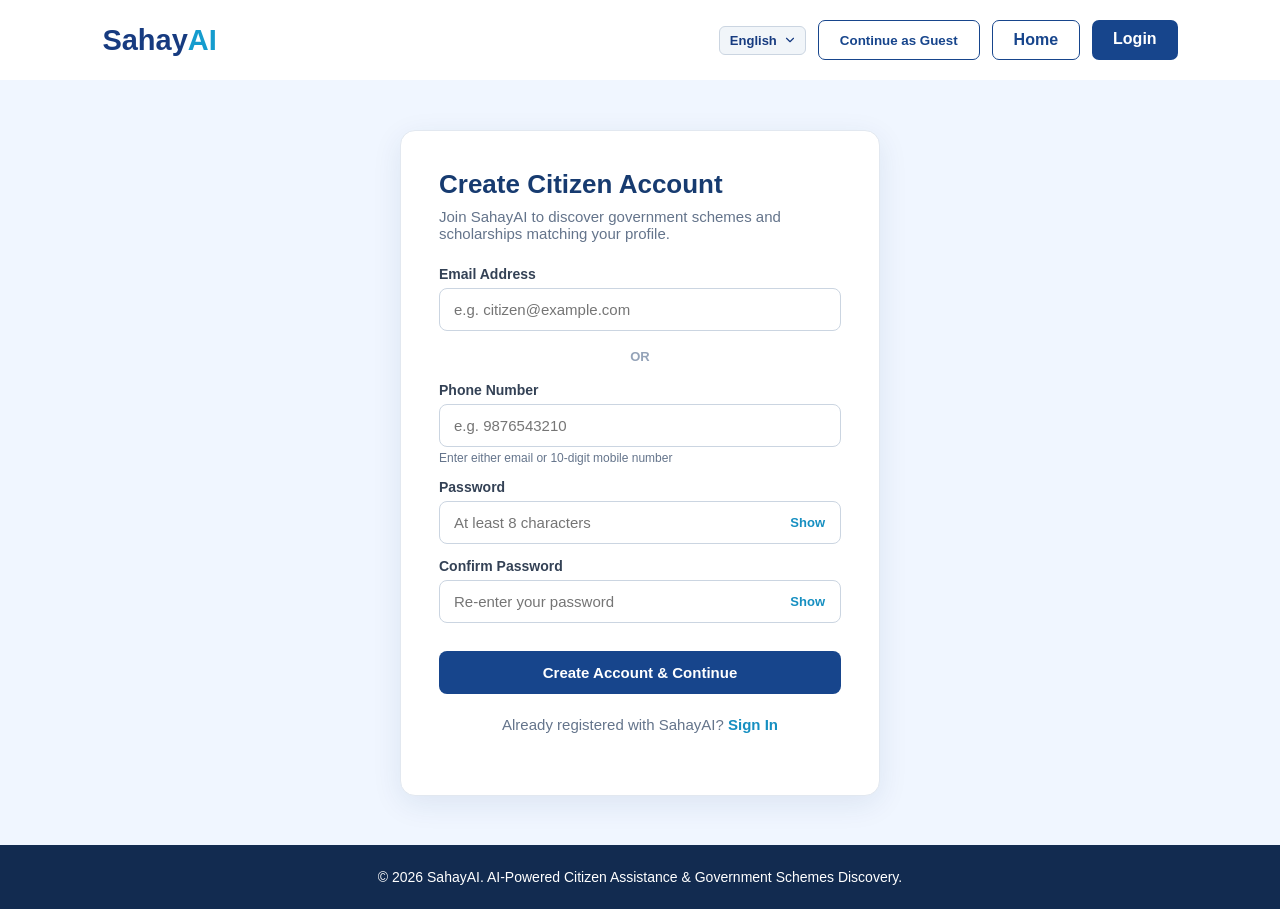
<file: frontend/signup.html>
<!DOCTYPE html>
<html lang="en">
<head>
    <meta charset="UTF-8">
    <meta name="viewport" content="width=device-width, initial-scale=1.0">
    <title>Citizen Registration | SahayAI</title>
    <link rel="stylesheet" href="css/style.css">
    <link rel="stylesheet" href="css/auth.css">
</head>
<body>

    <header class="navbar">
        <div class="logo">Sahay<span>AI</span></div>
        <div class="nav-buttons">
            <div class="global-lang-picker">
                <label for="globalLangSelect" class="sr-only" data-i18n="nav.selectLanguage">Language</label>
                <select id="globalLangSelect" class="global-lang-select" aria-label="Select Language">
                    <option value="en">English</option>
                    <option value="te">తెలుగు</option>
                    <option value="hi">हिन्दी</option>
                </select>
            </div>
            <button type="button" id="navGuestBtn" class="login-btn" style="background: transparent; cursor: pointer;" data-i18n="nav.guestBtn">Continue as Guest</button>
            <a href="index.html" class="login-btn" data-i18n="nav.home">Home</a>
            <a href="login.html" class="signup-btn" data-i18n="nav.login">Login</a>
        </div>
    </header>

    <main class="auth-section">
        <div class="auth-card">
            <h1 data-i18n="signup.title">Create Citizen Account</h1>
            <p data-i18n="signup.subtitle">Join SahayAI to discover government schemes and scholarships matching your profile.</p>

            <form id="signupForm" novalidate>
                <div class="form-group">
                    <label for="email" data-i18n="signup.emailLabel">Email Address</label>
                    <input type="email" id="email" placeholder="e.g. citizen@example.com" data-i18n-placeholder="signup.emailPlaceholder" autocomplete="email">
                </div>

                <div class="or-text" data-i18n="signup.or">OR</div>

                <div class="form-group">
                    <label for="phone" data-i18n="signup.phoneLabel">Phone Number</label>
                    <input type="tel" id="phone" placeholder="e.g. 9876543210" data-i18n-placeholder="signup.phonePlaceholder" autocomplete="tel">
                    <span class="field-hint" data-i18n="signup.phoneHint">Enter either email or 10-digit mobile number</span>
                </div>

                <div class="form-group">
                    <label for="password" data-i18n="signup.passwordLabel">Password</label>
                    <div class="password-input-wrapper">
                        <input type="password" id="password" placeholder="At least 8 characters" data-i18n-placeholder="signup.passwordPlaceholder" required minlength="8" autocomplete="new-password">
                        <button type="button" class="toggle-password-btn" data-target="password" aria-label="Toggle password visibility" data-i18n="login.showPassword">Show</button>
                    </div>
                </div>

                <div class="form-group">
                    <label for="confirmPassword" data-i18n="signup.confirmPasswordLabel">Confirm Password</label>
                    <div class="password-input-wrapper">
                        <input type="password" id="confirmPassword" placeholder="Re-enter your password" data-i18n-placeholder="signup.confirmPasswordPlaceholder" required minlength="8" autocomplete="new-password">
                        <button type="button" class="toggle-password-btn" data-target="confirmPassword" aria-label="Toggle confirm password visibility" data-i18n="login.showPassword">Show</button>
                    </div>
                </div>

                <button type="submit" id="submitBtn" data-i18n="signup.submitBtn">Create Account & Continue</button>
            </form>

            <div id="alertBox" class="alert-box" role="alert" aria-live="polite"></div>

            <p class="auth-link">
                <span data-i18n="signup.alreadyRegisteredPrompt">Already registered with SahayAI?</span>
                <a href="login.html" data-i18n="signup.signInLink">Sign In</a>
            </p>
        </div>
    </main>

    <footer>
        <p data-i18n="footer.copyright">© 2026 SahayAI. AI-Powered Citizen Assistance & Government Schemes Discovery.</p>
    </footer>

    <script src="js/i18n.js"></script>
    <script src="js/api.js"></script>
    <script src="js/signup.js"></script>
</body>
</html>
</file>
<file: frontend/css/style.css>
* {
    margin: 0;
    padding: 0;
    box-sizing: border-box;
    font-family: 'Segoe UI', Arial, sans-serif;
}

html {
    scroll-behavior: smooth;
}

body {
    background: #f8faff;
    color: #172554;
}

/* Navigation */

.navbar {
    width: 100%;
    padding: 20px 8%;
    display: flex;
    justify-content: space-between;
    align-items: center;
    background: #ffffff;
    box-shadow: 0 2px 12px rgba(0, 0, 0, 0.05);
}

.logo {
    font-size: 29px;
    font-weight: 800;
    color: #173b80;
}

.logo span {
    color: #159cce;
}

.navbar nav {
    display: flex;
    gap: 30px;
}

.navbar nav a {
    text-decoration: none;
    color: #334155;
    font-weight: 500;
}

.navbar nav a:hover {
    color: #168ac1;
}

.nav-buttons {
    display: flex;
    gap: 12px;
}

.login-btn,
.signup-btn {
    padding: 10px 21px;
    border-radius: 7px;
    text-decoration: none;
    font-weight: 600;
}

.login-btn {
    color: #17458c;
    border: 1px solid #17458c;
}

.signup-btn {
    background: #17458c;
    color: white;
}

/* Hero Section */

.hero {
    min-height: 570px;
    padding: 100px 10%;
    display: flex;
    align-items: center;
    background: linear-gradient(120deg, #eaf4ff, #f7fbff);
}

.hero-content {
    max-width: 760px;
}

.tagline {
    color: #138bb8;
    font-size: 13px;
    font-weight: 700;
    letter-spacing: 2px;
    margin-bottom: 22px;
}

.hero h1 {
    font-size: clamp(38px, 5vw, 58px);
    line-height: 1.15;
    color: #142d59;
    margin-bottom: 22px;
}

.hero h1 span {
    color: #168fc1;
}

.description {
    max-width: 620px;
    font-size: 17px;
    line-height: 1.8;
    color: #64748b;
    margin-bottom: 32px;
}

.hero-buttons {
    display: flex;
    gap: 15px;
    flex-wrap: wrap;
}

.primary-btn,
.secondary-btn {
    padding: 14px 26px;
    border-radius: 8px;
    text-decoration: none;
    font-weight: 600;
}

.primary-btn {
    background: #17458c;
    color: white;
}

.secondary-btn {
    border: 1px solid #17458c;
    color: #17458c;
}

/* Features */

.features {
    padding: 75px 8%;
    text-align: center;
}

.features h2 {
    font-size: 32px;
    margin-bottom: 42px;
    color: #173b70;
}

.feature-container {
    display: grid;
    grid-template-columns: repeat(4, 1fr);
    gap: 22px;
}

.feature-card {
    background: white;
    padding: 30px 20px;
    border-radius: 12px;
    border: 1px solid #e5edf7;
    box-shadow: 0 5px 20px rgba(23, 59, 112, 0.06);
    transition: transform 0.2s ease;
}

.feature-card:hover {
    transform: translateY(-6px);
}

.feature-card h3 {
    font-size: 19px;
    color: #17458c;
    margin-bottom: 14px;
}

.feature-card p {
    font-size: 14px;
    line-height: 1.7;
    color: #64748b;
}

/* Footer */

footer {
    background: #122b50;
    color: white;
    text-align: center;
    padding: 24px;
    font-size: 14px;
}

/* Responsive Design */

@media (max-width: 900px) {
    .feature-container {
        grid-template-columns: repeat(2, 1fr);
    }

    .navbar {
        padding: 18px 5%;
    }
}

@media (max-width: 600px) {
    .navbar {
        flex-wrap: wrap;
        gap: 18px;
    }

    .navbar nav {
        order: 3;
        width: 100%;
        justify-content: center;
        gap: 18px;
    }

    .nav-buttons {
        gap: 7px;
    }

    .hero {
        padding: 70px 7%;
        min-height: 480px;
    }

    .feature-container {
        grid-template-columns: 1fr;
    }

    .features {
        padding: 55px 7%;
    }
}

/* Global Language Selector */
.global-lang-picker {
    display: inline-flex;
    align-items: center;
    position: relative;
}

.global-lang-select {
    padding: 6px 28px 6px 10px;
    font-size: 13px;
    font-weight: 600;
    color: #173b80;
    background: #f1f5f9;
    border: 1px solid #cbd5e1;
    border-radius: 6px;
    cursor: pointer;
    outline: none;
    transition: all 0.2s ease;
    appearance: none;
    -webkit-appearance: none;
    -moz-appearance: none;
    background-image: url("data:image/svg+xml;charset=UTF-8,%3csvg xmlns='http://www.w3.org/2000/svg' viewBox='0 0 24 24' fill='none' stroke='%23173b80' stroke-width='2' stroke-linecap='round' stroke-linejoin='round'%3e%3cpolyline points='6 9 12 15 18 9'%3e%3c/polyline%3e%3c/svg%3e");
    background-repeat: no-repeat;
    background-position: right 8px center;
    background-size: 14px;
}

.global-lang-select:hover,
.global-lang-select:focus {
    border-color: #159cce;
    background-color: #ffffff;
    box-shadow: 0 0 0 2px rgba(21, 156, 206, 0.15);
}

.sr-only {
    position: absolute;
    width: 1px;
    height: 1px;
    padding: 0;
    margin: -1px;
    overflow: hidden;
    clip: rect(0, 0, 0, 0);
    white-space: nowrap;
    border: 0;
}
</file>
<file: frontend/css/auth.css>
/* Authentication, Profile, and Dashboard Styles for SahayAI */

.auth-section {
    min-height: 85vh;
    display: flex;
    justify-content: center;
    align-items: center;
    padding: 40px 20px;
    background: #f0f6ff;
}

.auth-card {
    width: 100%;
    max-width: 480px;
    background: white;
    padding: 38px;
    border-radius: 15px;
    box-shadow: 0 8px 30px rgba(23, 59, 112, 0.09);
    border: 1px solid #e2e8f0;
}

.auth-card.wide-card {
    max-width: 760px;
}

.auth-card h1 {
    color: #173b70;
    font-size: 26px;
    margin-bottom: 8px;
    font-weight: 700;
}

.auth-card > p {
    color: #64748b;
    margin-bottom: 24px;
    font-size: 15px;
}

.auth-card form {
    display: flex;
    flex-direction: column;
    gap: 14px;
}

.form-group {
    display: flex;
    flex-direction: column;
    gap: 6px;
    text-align: left;
}

.form-row {
    display: grid;
    grid-template-columns: 1fr 1fr;
    gap: 16px;
}

@media (max-width: 640px) {
    .form-row {
        grid-template-columns: 1fr;
        gap: 14px;
    }
}

.auth-card label {
    font-weight: 600;
    color: #334155;
    font-size: 14px;
}

.auth-card input[type="text"],
.auth-card input[type="email"],
.auth-card input[type="tel"],
.auth-card input[type="password"],
.auth-card input[type="date"],
.auth-card input[type="number"],
.auth-card select {
    padding: 12px 14px;
    border: 1px solid #cbd5e1;
    border-radius: 8px;
    outline: none;
    font-size: 15px;
    background-color: #ffffff;
    color: #1e293b;
    width: 100%;
    transition: border-color 0.2s, box-shadow 0.2s;
}

.auth-card input:focus,
.auth-card select:focus {
    border-color: #168fc1;
    box-shadow: 0 0 0 3px rgba(22, 143, 193, 0.15);
}

.auth-card select {
    cursor: pointer;
    appearance: none;
    background-image: url("data:image/svg+xml;charset=UTF-8,%3csvg xmlns='http://www.w3.org/2000/svg' viewBox='0 0 24 24' fill='none' stroke='%23475569' stroke-width='2' stroke-linecap='round' stroke-linejoin='round'%3e%3cpolyline points='6 9 12 15 18 9'%3e%3c/polyline%3e%3c/svg%3e");
    background-repeat: no-repeat;
    background-position: right 14px center;
    background-size: 16px;
    padding-right: 40px;
}

/* Password Input with Toggle Button */
.password-input-wrapper {
    position: relative;
    display: flex;
    align-items: center;
}

.password-input-wrapper input {
    padding-right: 75px;
}

.toggle-password-btn {
    position: absolute;
    right: 8px;
    background: none;
    border: none;
    color: #168fc1;
    font-size: 13px;
    font-weight: 600;
    cursor: pointer;
    padding: 6px 8px;
    border-radius: 4px;
}

.toggle-password-btn:hover {
    background: #eaf4ff;
}

/* Checkbox container */
.checkbox-group {
    display: flex;
    align-items: center;
    gap: 10px;
    margin-top: 4px;
}

.checkbox-group input[type="checkbox"] {
    width: 18px;
    height: 18px;
    accent-color: #17458c;
    cursor: pointer;
}

.checkbox-group label {
    margin-bottom: 0;
    font-weight: 500;
    cursor: pointer;
    color: #334155;
}

.field-hint {
    font-size: 12px;
    color: #64748b;
    margin-top: -2px;
}

.or-text {
    text-align: center;
    color: #94a3b8;
    font-size: 13px;
    margin: 4px 0;
    font-weight: 600;
}

.auth-card button[type="submit"] {
    border: none;
    cursor: pointer;
    margin-top: 14px;
    font-size: 15px;
    padding: 13px 20px;
    border-radius: 8px;
    background: #17458c;
    color: white;
    font-weight: 600;
    transition: background 0.2s;
}

.auth-card button[type="submit"]:hover:not(:disabled) {
    background: #12366f;
}

.auth-card button[type="submit"]:disabled {
    background: #94a3b8;
    cursor: not-allowed;
}

/* Alert / Message Box */
.alert-box {
    margin-top: 18px;
    padding: 12px 14px;
    border-radius: 8px;
    font-size: 14px;
    line-height: 1.5;
    display: none;
}

.alert-box.visible {
    display: block;
}

.alert-box.error {
    background: #fef2f2;
    border: 1px solid #fecaca;
    color: #b91c1c;
}

.alert-box.success {
    background: #f0fdf4;
    border: 1px solid #bbf7d0;
    color: #15803d;
}

.alert-box.info {
    background: #eff6ff;
    border: 1px solid #bfdbfe;
    color: #1d4ed8;
}

.auth-link {
    text-align: center;
    margin-top: 22px;
    font-size: 14px;
    color: #475569;
}

.auth-link a {
    color: #168fc1;
    font-weight: 600;
    text-decoration: none;
}

.auth-link a:hover {
    text-decoration: underline;
}

/* Dashboard Styles */
.dashboard-container {
    max-width: 1100px;
    margin: 30px auto;
    padding: 0 20px;
}

.welcome-banner {
    background: linear-gradient(135deg, #17458c, #168fc1);
    color: white;
    padding: 30px;
    border-radius: 14px;
    box-shadow: 0 6px 24px rgba(23, 69, 140, 0.15);
    margin-bottom: 28px;
    display: flex;
    justify-content: space-between;
    align-items: center;
    flex-wrap: wrap;
    gap: 16px;
}

.welcome-text h1 {
    font-size: 26px;
    font-weight: 700;
    margin-bottom: 6px;
}

.welcome-text p {
    font-size: 15px;
    opacity: 0.92;
}

.citizen-badge {
    background: rgba(255, 255, 255, 0.2);
    border: 1px solid rgba(255, 255, 255, 0.4);
    padding: 6px 14px;
    border-radius: 20px;
    font-size: 13px;
    font-weight: 600;
    letter-spacing: 0.5px;
}

.dashboard-grid {
    display: grid;
    grid-template-columns: 1fr 2fr;
    gap: 24px;
    margin-bottom: 30px;
}

@media (max-width: 840px) {
    .dashboard-grid {
        grid-template-columns: 1fr;
    }
}

.profile-card {
    background: white;
    border: 1px solid #e2e8f0;
    border-radius: 12px;
    padding: 24px;
    box-shadow: 0 4px 18px rgba(0, 0, 0, 0.04);
}

.profile-card h2 {
    font-size: 19px;
    color: #173b70;
    margin-bottom: 18px;
    padding-bottom: 12px;
    border-bottom: 1px solid #f1f5f9;
}

.profile-detail-list {
    display: flex;
    flex-direction: column;
    gap: 12px;
}

.profile-detail-item {
    display: flex;
    justify-content: space-between;
    font-size: 14px;
    padding-bottom: 8px;
    border-bottom: 1px dashed #f1f5f9;
}

.profile-detail-item .label {
    color: #64748b;
    font-weight: 500;
}

.profile-detail-item .value {
    color: #1e293b;
    font-weight: 600;
    text-align: right;
}

.features-grid {
    display: grid;
    grid-template-columns: 1fr 1fr;
    gap: 16px;
}

@media (max-width: 600px) {
    .features-grid {
        grid-template-columns: 1fr;
    }
}

.dash-feature-card {
    background: white;
    border: 1px solid #e2e8f0;
    border-radius: 12px;
    padding: 22px;
    box-shadow: 0 4px 18px rgba(0, 0, 0, 0.04);
    display: flex;
    flex-direction: column;
    justify-content: space-between;
}

.dash-feature-card h3 {
    font-size: 17px;
    color: #17458c;
    margin-bottom: 8px;
}

.dash-feature-card p {
    font-size: 13px;
    color: #64748b;
    line-height: 1.6;
    margin-bottom: 16px;
}

.coming-soon-badge {
    align-self: flex-start;
    background: #f1f5f9;
    color: #475569;
    border: 1px solid #cbd5e1;
    font-size: 11px;
    font-weight: 700;
    text-transform: uppercase;
    letter-spacing: 0.5px;
    padding: 4px 10px;
    border-radius: 12px;
}

.nav-user-info {
    display: flex;
    align-items: center;
    gap: 14px;
}

.logout-nav-btn {
    background: transparent;
    border: 1px solid #dc2626;
    color: #dc2626;
    padding: 7px 15px;
    border-radius: 6px;
    font-weight: 600;
    cursor: pointer;
    font-size: 13px;
    transition: all 0.2s;
}

.logout-nav-btn:hover {
    background: #dc2626;
    color: white;
}

/* ==========================================================================
   Profile Icon & Navigation Dropdown Menu (Step 5.6)
   ========================================================================== */

.profile-menu-container {
    position: relative;
    display: inline-flex;
    align-items: center;
}

.profile-icon-btn {
    width: 38px;
    height: 38px;
    border-radius: 50%;
    padding: 0;
    margin: 0;
    background: #e0f2fe;
    border: 2px solid #0284c7;
    cursor: pointer;
    display: inline-flex;
    align-items: center;
    justify-content: center;
    overflow: hidden;
    transition: all 0.2s cubic-bezier(0.4, 0, 0.2, 1);
    box-shadow: 0 1px 3px rgba(0, 0, 0, 0.08);
}

.profile-icon-btn:hover {
    transform: scale(1.05);
    border-color: #0369a1;
    box-shadow: 0 3px 8px rgba(2, 132, 199, 0.3);
}

.profile-icon-btn:focus-visible {
    outline: none;
    box-shadow: 0 0 0 3px rgba(2, 132, 199, 0.4);
}

.profile-avatar-img {
    width: 100%;
    height: 100%;
    object-fit: cover;
    border-radius: 50%;
    display: none;
}

.profile-avatar-fallback {
    display: flex;
    align-items: center;
    justify-content: center;
    width: 100%;
    height: 100%;
    color: #0369a1;
}

.profile-avatar-fallback svg {
    width: 20px;
    height: 20px;
    fill: currentColor;
}

.profile-dropdown-menu {
    position: absolute;
    top: calc(100% + 10px);
    right: 0;
    min-width: 240px;
    background: #ffffff;
    border: 1px solid #e2e8f0;
    border-radius: 12px;
    box-shadow: 0 10px 25px -5px rgba(0, 0, 0, 0.12), 0 8px 10px -6px rgba(0, 0, 0, 0.06);
    z-index: 1000;
    display: none;
    overflow: hidden;
    animation: profileDropdownFade 0.18s ease-out;
}

.profile-dropdown-menu.show {
    display: block;
}

@keyframes profileDropdownFade {
    from {
        opacity: 0;
        transform: translateY(-8px);
    }
    to {
        opacity: 1;
        transform: translateY(0);
    }
}

.profile-dropdown-header {
    padding: 12px 16px;
    background: #f8fafc;
    border-bottom: 1px solid #e2e8f0;
}

.profile-dropdown-citizen-name {
    font-weight: 700;
    font-size: 14px;
    color: #0f172a;
    line-height: 1.3;
    white-space: nowrap;
    overflow: hidden;
    text-overflow: ellipsis;
    display: block;
}

.profile-dropdown-citizen-id {
    font-size: 11px;
    color: #64748b;
    font-family: monospace;
    display: block;
    margin-top: 2px;
}

.profile-dropdown-list {
    list-style: none;
    margin: 0;
    padding: 6px 0;
}

.profile-dropdown-item {
    display: flex;
    align-items: center;
    gap: 10px;
    width: 100%;
    padding: 10px 16px;
    font-size: 13.5px;
    font-weight: 500;
    color: #334155;
    text-decoration: none;
    background: transparent;
    border: none;
    cursor: pointer;
    text-align: left;
    transition: background-color 0.15s ease, color 0.15s ease;
    box-sizing: border-box;
}

.profile-dropdown-item:hover,
.profile-dropdown-item:focus {
    background-color: #f1f5f9;
    color: #0284c7;
    outline: none;
}

.profile-item-icon {
    width: 18px;
    height: 18px;
    display: inline-flex;
    align-items: center;
    justify-content: center;
    font-size: 15px;
    flex-shrink: 0;
}

.profile-dropdown-divider {
    height: 1px;
    background-color: #e2e8f0;
    margin: 4px 0;
}

.profile-dropdown-item.logout-item {
    color: #dc2626;
    font-weight: 600;
}

.profile-dropdown-item.logout-item:hover,
.profile-dropdown-item.logout-item:focus {
    background-color: #fef2f2;
    color: #b91c1c;
}

/* ==========================================================================
   Unified Dashboard: Five Interactive Types Hub (Step 2)
   ========================================================================== */

.features-hub-section {
    margin-bottom: 28px;
}

.features-hub-header {
    margin-bottom: 16px;
}

.features-hub-header h2 {
    font-size: 20px;
    color: #173b70;
    margin: 0 0 4px 0;
    font-weight: 700;
}

.features-hub-header p {
    font-size: 13px;
    color: #64748b;
    margin: 0;
}

.five-cards-grid {
    display: grid;
    grid-template-columns: repeat(5, 1fr);
    gap: 16px;
}

.four-cards-grid {
    display: grid;
    grid-template-columns: repeat(4, 1fr);
    gap: 16px;
}

.three-cards-grid {
    display: grid;
    grid-template-columns: repeat(3, 1fr);
    gap: 16px;
}

@media (max-width: 1200px) {
    .five-cards-grid {
        grid-template-columns: repeat(3, 1fr);
    }
    .four-cards-grid {
        grid-template-columns: repeat(2, 1fr);
    }
    .three-cards-grid {
        grid-template-columns: repeat(3, 1fr);
    }
}

@media (max-width: 900px) {
    .three-cards-grid {
        grid-template-columns: repeat(2, 1fr);
    }
}

@media (max-width: 768px) {
    .five-cards-grid {
        grid-template-columns: repeat(2, 1fr);
    }
    .four-cards-grid {
        grid-template-columns: repeat(2, 1fr);
    }
    .three-cards-grid {
        grid-template-columns: repeat(2, 1fr);
    }
}

@media (max-width: 520px) {
    .five-cards-grid {
        grid-template-columns: 1fr;
    }
    .four-cards-grid {
        grid-template-columns: 1fr;
    }
    .three-cards-grid {
        grid-template-columns: 1fr;
    }
}

.interactive-feature-card {
    background: white;
    border: 1px solid #e2e8f0;
    border-radius: 12px;
    padding: 20px 18px;
    box-shadow: 0 4px 18px rgba(0, 0, 0, 0.04);
    display: flex;
    flex-direction: column;
    justify-content: space-between;
    cursor: pointer;
    transition: transform 0.2s ease, box-shadow 0.2s ease, border-color 0.2s ease;
    text-align: left;
}

.interactive-feature-card:hover,
.interactive-feature-card:focus-visible {
    transform: translateY(-3px);
    box-shadow: 0 10px 24px rgba(23, 59, 112, 0.1);
    border-color: #3b82f6;
    outline: none;
}

.feature-card-top {
    display: flex;
    justify-content: space-between;
    align-items: center;
    margin-bottom: 12px;
}

.feature-icon {
    font-size: 28px;
    line-height: 1;
}

.interactive-feature-card h3 {
    font-size: 16px;
    color: #17458c;
    margin: 0 0 6px 0;
    font-weight: 700;
}

.interactive-feature-card p {
    font-size: 13px;
    color: #64748b;
    line-height: 1.5;
    margin: 0;
}

.feature-active-badge {
    align-self: flex-start;
    background: #ecfdf5;
    color: #065f46;
    border: 1px solid #a7f3d0;
    font-size: 10px;
    font-weight: 700;
    text-transform: uppercase;
    letter-spacing: 0.5px;
    padding: 3px 8px;
    border-radius: 12px;
}

.feature-restricted-badge {
    align-self: flex-start;
    background: #fef3c7;
    color: #92400e;
    border: 1px solid #fde68a;
    font-size: 10px;
    font-weight: 700;
    text-transform: uppercase;
    letter-spacing: 0.5px;
    padding: 3px 8px;
    border-radius: 12px;
}

.card-action-link {
    font-size: 12px;
    font-weight: 600;
    color: #475569;
    margin-top: 14px;
    display: inline-block;
}

.card-action-link.primary-action {
    color: #1d4ed8;
    font-weight: 700;
}

/* ==========================================================================
   Scheme Discovery & Eligibility Engine UI (Phase 6)
   ========================================================================== */

.schemes-section {
    background: white;
    border: 1px solid #e2e8f0;
    border-radius: 14px;
    padding: 28px;
    margin-top: 30px;
    box-shadow: 0 4px 18px rgba(0, 0, 0, 0.04);
}

.schemes-section-header {
    display: flex;
    justify-content: space-between;
    align-items: center;
    flex-wrap: wrap;
    gap: 16px;
    margin-bottom: 20px;
    padding-bottom: 16px;
    border-bottom: 1px solid #f1f5f9;
}

.schemes-section-header h2 {
    font-size: 22px;
    color: #173b70;
    font-weight: 700;
}

.discovery-tabs {
    display: flex;
    gap: 10px;
    flex-wrap: wrap;
}

.discovery-tab-btn {
    padding: 9px 18px;
    border-radius: 8px;
    border: 1px solid #cbd5e1;
    background: #f8fafc;
    color: #475569;
    font-size: 14px;
    font-weight: 600;
    cursor: pointer;
    transition: all 0.2s;
}

.discovery-tab-btn:hover {
    background: #f1f5f9;
    color: #1e293b;
}

.discovery-tab-btn.active {
    background: #17458c;
    color: white;
    border-color: #17458c;
    box-shadow: 0 2px 8px rgba(23, 69, 140, 0.2);
}

/* Search and Filters Bar */
.scheme-filters-bar {
    background: #f8fafc;
    border: 1px solid #e2e8f0;
    border-radius: 10px;
    padding: 16px;
    margin-bottom: 24px;
    display: grid;
    grid-template-columns: 2fr 1fr 1fr 1fr auto;
    gap: 12px;
    align-items: end;
}

@media (max-width: 900px) {
    .scheme-filters-bar {
        grid-template-columns: 1fr 1fr;
    }
}

@media (max-width: 600px) {
    .scheme-filters-bar {
        grid-template-columns: 1fr;
    }
}

.filter-group {
    display: flex;
    flex-direction: column;
    gap: 5px;
}

.filter-group label {
    font-size: 12px;
    font-weight: 600;
    color: #475569;
}

.filter-group input,
.filter-group select {
    padding: 9px 12px;
    border: 1px solid #cbd5e1;
    border-radius: 6px;
    font-size: 13px;
    background: white;
}

.filter-actions {
    display: flex;
    gap: 8px;
}

.filter-btn-apply {
    background: #17458c;
    color: white;
    border: none;
    padding: 10px 16px;
    border-radius: 6px;
    font-weight: 600;
    font-size: 13px;
    cursor: pointer;
}

.filter-btn-apply:hover {
    background: #12366f;
}

.filter-btn-reset {
    background: #f1f5f9;
    color: #475569;
    border: 1px solid #cbd5e1;
    padding: 10px 14px;
    border-radius: 6px;
    font-weight: 600;
    font-size: 13px;
    cursor: pointer;
}

.filter-btn-reset:hover {
    background: #e2e8f0;
}

/* Legal Safeguard / Verification Notice Banner */
.unverified-safeguard-banner {
    background: #fffbeb;
    border-left: 4px solid #f59e0b;
    border-radius: 6px;
    padding: 14px 18px;
    margin-bottom: 22px;
    font-size: 13px;
    line-height: 1.6;
    color: #92400e;
}

.unverified-safeguard-banner strong {
    color: #78350f;
}

/* Scheme Cards Grid */
.schemes-cards-list {
    display: grid;
    grid-template-columns: repeat(auto-fill, minmax(320px, 1fr));
    gap: 20px;
}

.scheme-card {
    background: white;
    border: 1px solid #e2e8f0;
    border-radius: 12px;
    padding: 22px;
    display: flex;
    flex-direction: column;
    justify-content: space-between;
    transition: transform 0.2s, box-shadow 0.2s;
    box-shadow: 0 2px 10px rgba(0, 0, 0, 0.03);
}

.scheme-card:hover {
    transform: translateY(-3px);
    box-shadow: 0 6px 20px rgba(0, 0, 0, 0.08);
}

.scheme-card-header {
    margin-bottom: 12px;
}

.scheme-card-header h3 {
    font-size: 17px;
    color: #173b70;
    font-weight: 700;
    margin-bottom: 8px;
    line-height: 1.35;
}

.scheme-ministry {
    font-size: 12px;
    color: #64748b;
    margin-bottom: 10px;
}

.scheme-badges-row {
    display: flex;
    flex-wrap: wrap;
    gap: 6px;
    margin-bottom: 12px;
}

.badge-tag {
    background: #f1f5f9;
    color: #334155;
    font-size: 11px;
    font-weight: 600;
    padding: 3px 8px;
    border-radius: 4px;
}

.badge-verification-pending {
    background: #fef3c7;
    color: #92400e;
    border: 1px solid #fde68a;
    font-size: 11px;
    font-weight: 700;
    padding: 3px 8px;
    border-radius: 4px;
    letter-spacing: 0.3px;
}

.badge-preliminary-match {
    background: #f0fdf4;
    color: #166534;
    border: 1px solid #bbf7d0;
    font-size: 11px;
    font-weight: 700;
    padding: 3px 8px;
    border-radius: 4px;
}

.badge-rule-mismatch {
    background: #fff7ed;
    color: #9a3412;
    border: 1px solid #fed7aa;
    font-size: 11px;
    font-weight: 700;
    padding: 3px 8px;
    border-radius: 4px;
}

.scheme-card-body {
    flex-grow: 1;
    margin-bottom: 16px;
}

.scheme-description {
    font-size: 13px;
    color: #475569;
    line-height: 1.6;
    margin-bottom: 12px;
}

.scheme-meta-item {
    font-size: 12px;
    color: #64748b;
    margin-bottom: 6px;
}

.scheme-meta-item strong {
    color: #1e293b;
}

.scheme-card-footer {
    display: flex;
    gap: 8px;
    padding-top: 14px;
    border-top: 1px solid #f1f5f9;
}

.btn-scheme-details,
.btn-scheme-eligibility {
    flex: 1;
    padding: 8px 12px;
    border-radius: 6px;
    font-size: 12px;
    font-weight: 600;
    cursor: pointer;
    text-align: center;
    transition: all 0.2s;
}

.btn-scheme-details {
    background: #f1f5f9;
    color: #17458c;
    border: 1px solid #cbd5e1;
}

.btn-scheme-details:hover {
    background: #e2e8f0;
}

.btn-scheme-eligibility {
    background: #17458c;
    color: white;
    border: 1px solid #17458c;
}

.btn-scheme-eligibility:hover {
    background: #12366f;
}

/* Modals */
.modal-overlay {
    position: fixed;
    top: 0;
    left: 0;
    width: 100%;
    height: 100%;
    background: rgba(15, 23, 42, 0.6);
    backdrop-filter: blur(2px);
    display: none;
    justify-content: center;
    align-items: center;
    z-index: 1000;
    padding: 20px;
}

.modal-overlay.active,
.modal-overlay.show {
    display: flex;
}

.modal-dialog {
    background: white;
    border-radius: 14px;
    width: 100%;
    max-width: 720px;
    max-height: 90vh;
    overflow-y: auto;
    box-shadow: 0 20px 40px rgba(0, 0, 0, 0.2);
    display: flex;
    flex-direction: column;
}

.modal-header {
    padding: 20px 24px;
    border-bottom: 1px solid #e2e8f0;
    display: flex;
    justify-content: space-between;
    align-items: center;
}

.modal-header h3 {
    font-size: 19px;
    color: #173b70;
    font-weight: 700;
}

.modal-close-btn {
    background: none;
    border: none;
    font-size: 24px;
    line-height: 1;
    color: #94a3b8;
    cursor: pointer;
    padding: 4px;
}

.modal-close-btn:hover {
    color: #0f172a;
}

.modal-body {
    padding: 24px;
    overflow-y: auto;
    font-size: 14px;
    line-height: 1.6;
    color: #334155;
}

.modal-section {
    margin-bottom: 22px;
}

.modal-section h4 {
    font-size: 15px;
    color: #173b70;
    margin-bottom: 10px;
    font-weight: 700;
}

.modal-footer {
    padding: 16px 24px;
    border-top: 1px solid #e2e8f0;
    display: flex;
    justify-content: flex-end;
    gap: 10px;
}

/* Condition Evaluation Lists */
.condition-card {
    border-radius: 8px;
    padding: 12px 14px;
    margin-bottom: 10px;
    font-size: 13px;
    line-height: 1.5;
}

.condition-pass {
    background: #f0fdf4;
    border-left: 4px solid #22c55e;
    color: #166534;
}

.condition-fail {
    background: #fff7ed;
    border-left: 4px solid #f97316;
    color: #9a3412;
}

.condition-unknown {
    background: #eff6ff;
    border-left: 4px solid #3b82f6;
    color: #1e40af;
}

.condition-title {
    font-weight: 700;
    margin-bottom: 4px;
}

.missing-info-box {
    background: #f8fafc;
    border: 1px solid #cbd5e1;
    border-radius: 8px;
    padding: 14px 18px;
    margin-top: 14px;
}

.missing-info-box h5 {
    color: #334155;
    font-size: 13px;
    margin-bottom: 8px;
    font-weight: 700;
}

.missing-info-box ul {
    margin-left: 20px;
    font-size: 13px;
    color: #475569;
}

.empty-state-notice {
    text-align: center;
    padding: 40px 20px;
    color: #64748b;
    font-size: 15px;
}

/* Phase 7: Guest Session Mode Styles */
.badge-guest-mode {
    background: #fef3c7;
    color: #92400e;
    border: 1px solid #fde68a;
    font-size: 11px;
    font-weight: 700;
    padding: 4px 10px;
    border-radius: 12px;
    text-transform: uppercase;
    letter-spacing: 0.5px;
}

.guest-notice-banner {
    background: #eff6ff;
    border: 1px solid #bfdbfe;
    border-radius: 8px;
    padding: 12px 16px;
    margin-bottom: 16px;
    font-size: 13px;
    line-height: 1.5;
    color: #1e40af;
}

.guest-notice-banner a {
    color: #1d4ed8;
    font-weight: 700;
    text-decoration: underline;
}

.guest-notice-banner a:hover {
    color: #1e3a8a;
}

/* Step 4D: Interactive Text AI Chat Styles */
.chat-modal-dialog {
    max-width: 960px;
    height: 85vh;
    max-height: 85vh;
    display: flex;
    flex-direction: column;
    overflow: hidden;
    padding: 0;
}

.chat-modal-header {
    padding: 14px 20px;
    background: #f8fafc;
    border-bottom: 1px solid #e2e8f0;
    display: flex;
    justify-content: space-between;
    align-items: center;
    flex-shrink: 0;
}

.chat-header-identity {
    display: flex;
    align-items: center;
    gap: 12px;
}

.chat-header-avatar {
    width: 36px;
    height: 36px;
    border-radius: 50%;
    background: #173b70;
    color: white;
    display: flex;
    align-items: center;
    justify-content: center;
    font-size: 18px;
    flex-shrink: 0;
}

.chat-title {
    margin: 0;
    font-size: 17px;
    color: #173b70;
    font-weight: 700;
}

.chat-subtitle-row {
    display: flex;
    align-items: center;
    gap: 6px;
    margin-top: 2px;
}

.chat-status-indicator {
    width: 8px;
    height: 8px;
    border-radius: 50%;
    background: #22c55e;
    display: inline-block;
}

.chat-subtitle {
    font-size: 12px;
    color: #64748b;
}

.chat-header-actions {
    display: flex;
    align-items: center;
    gap: 10px;
}

.chat-btn-header {
    background: #e0f2fe;
    color: #0369a1;
    border: 1px solid #bae6fd;
    border-radius: 6px;
    padding: 6px 12px;
    font-size: 13px;
    font-weight: 600;
    cursor: pointer;
    transition: all 0.15s ease;
    display: flex;
    align-items: center;
    gap: 5px;
}

.chat-btn-header:hover {
    background: #bae6fd;
    color: #0284c7;
}

.chat-modal-layout {
    display: flex;
    flex: 1;
    overflow: hidden;
}

/* Sidebar for Registered Citizens */
.chat-sidebar {
    width: 260px;
    min-width: 240px;
    border-right: 1px solid #e2e8f0;
    background: #f8fafc;
    display: flex;
    flex-direction: column;
    overflow: hidden;
}

.chat-sidebar-header {
    padding: 12px 16px;
    border-bottom: 1px solid #e2e8f0;
}

.chat-sidebar-header h4 {
    margin: 0;
    font-size: 13px;
    font-weight: 700;
    color: #475569;
    text-transform: uppercase;
    letter-spacing: 0.5px;
}

.chat-history-list {
    flex: 1;
    overflow-y: auto;
    padding: 8px;
    display: flex;
    flex-direction: column;
    gap: 6px;
}

.chat-history-empty {
    padding: 24px 16px;
    text-align: center;
    color: #94a3b8;
    font-size: 13px;
    line-height: 1.5;
}

.chat-history-item {
    border-radius: 8px;
    padding: 10px 12px;
    cursor: pointer;
    border: 1px solid transparent;
    transition: all 0.15s ease;
    display: flex;
    justify-content: space-between;
    align-items: center;
    background: white;
}

.chat-history-item:hover {
    background: #f1f5f9;
    border-color: #cbd5e1;
}

.chat-history-item.active {
    background: #eff6ff;
    border-color: #93c5fd;
}

.chat-history-info {
    flex: 1;
    min-width: 0;
    padding-right: 8px;
}

.chat-history-title {
    font-size: 13px;
    font-weight: 600;
    color: #1e293b;
    white-space: nowrap;
    overflow: hidden;
    text-overflow: ellipsis;
}

.chat-history-meta {
    font-size: 11px;
    color: #64748b;
    margin-top: 2px;
    display: flex;
    gap: 8px;
}

.chat-history-delete-btn {
    background: none;
    border: none;
    color: #94a3b8;
    cursor: pointer;
    font-size: 13px;
    padding: 4px 6px;
    border-radius: 4px;
    transition: all 0.15s ease;
}

.chat-history-delete-btn:hover {
    color: #dc2626;
    background: #fee2e2;
}

/* Main Chat Panel */
.chat-main-panel {
    flex: 1;
    display: flex;
    flex-direction: column;
    overflow: hidden;
    background: #ffffff;
}

.chat-guest-banner {
    background: #eff6ff;
    border-bottom: 1px solid #bfdbfe;
    padding: 8px 16px;
    font-size: 12px;
    color: #1e40af;
    line-height: 1.4;
}

.chat-guest-banner a {
    color: #1d4ed8;
    font-weight: 700;
    text-decoration: underline;
}

.chat-messages-container {
    flex: 1;
    overflow-y: auto;
    padding: 20px;
    display: flex;
    flex-direction: column;
    gap: 16px;
}

.chat-message {
    display: flex;
    gap: 12px;
    max-width: 88%;
}

.chat-message-assistant {
    align-self: flex-start;
}

.chat-message-user {
    align-self: flex-end;
    flex-direction: row-reverse;
}

.chat-message-avatar {
    width: 32px;
    height: 32px;
    border-radius: 50%;
    display: flex;
    align-items: center;
    justify-content: center;
    font-size: 15px;
    flex-shrink: 0;
}

.chat-message-assistant .chat-message-avatar {
    background: #e0f2fe;
    color: #0369a1;
}

.chat-message-user .chat-message-avatar {
    background: #17458c;
    color: white;
}

.chat-message-body {
    border-radius: 12px;
    padding: 12px 16px;
    font-size: 14px;
    line-height: 1.6;
}

.chat-message-assistant .chat-message-body {
    background: #f8fafc;
    border: 1px solid #e2e8f0;
    color: #1e293b;
    border-top-left-radius: 2px;
}

.chat-message-user .chat-message-body {
    background: #17458c;
    color: white;
    border-top-right-radius: 2px;
}

.chat-message-author {
    font-size: 12px;
    font-weight: 700;
    margin-bottom: 4px;
    color: #475569;
}

.chat-message-user .chat-message-author {
    color: #bfdbfe;
    text-align: right;
}

.chat-message-user .chat-message-text {
    white-space: pre-wrap;
    word-break: break-word;
}

.chat-message-assistant .chat-message-text {
    white-space: normal;
    word-break: break-word;
    font-size: 14px;
    line-height: 1.6;
    color: #1e293b;
}

/* Chat Assistant Markdown Styling */
.chat-message-text p,
.voice-answer-text p {
    margin: 0.45em 0;
    line-height: 1.6;
}

.chat-message-text p:first-child,
.voice-answer-text p:first-child {
    margin-top: 0;
}

.chat-message-text p:last-child,
.voice-answer-text p:last-child {
    margin-bottom: 0;
}

.chat-message-text h4,
.voice-answer-text h4 {
    font-size: 15px;
    font-weight: 700;
    color: #0f172a;
    margin: 12px 0 6px 0;
    line-height: 1.4;
}

.chat-message-text h5,
.voice-answer-text h5 {
    font-size: 14px;
    font-weight: 700;
    color: #1e293b;
    margin: 10px 0 4px 0;
    line-height: 1.4;
}

.chat-message-text h6,
.voice-answer-text h6 {
    font-size: 13px;
    font-weight: 600;
    color: #334155;
    margin: 8px 0 4px 0;
}

.chat-message-text ul,
.chat-message-text ol,
.voice-answer-text ul,
.voice-answer-text ol {
    margin: 6px 0 8px 0;
    padding-left: 22px;
}

.chat-message-text li,
.voice-answer-text li {
    margin-bottom: 4px;
    line-height: 1.5;
}

.chat-message-text strong,
.voice-answer-text strong {
    font-weight: 700;
    color: #0f172a;
}

.chat-markdown-hr {
    border: 0;
    border-top: 1px solid #cbd5e1;
    margin: 10px 0;
}

.chat-table-wrapper {
    width: 100%;
    overflow-x: auto;
    margin: 10px 0;
    border-radius: 6px;
    border: 1px solid #e2e8f0;
}

.chat-markdown-table {
    width: 100%;
    border-collapse: collapse;
    font-size: 13px;
    text-align: left;
    background: #ffffff;
}

.chat-markdown-table th {
    background: #f1f5f9;
    color: #1e293b;
    font-weight: 700;
    padding: 8px 12px;
    border-bottom: 2px solid #cbd5e1;
    border-right: 1px solid #e2e8f0;
}

.chat-markdown-table td {
    padding: 7px 12px;
    border-bottom: 1px solid #e2e8f0;
    border-right: 1px solid #e2e8f0;
    color: #334155;
}

.chat-markdown-table tr:last-child td {
    border-bottom: none;
}

.chat-markdown-table th:last-child,
.chat-markdown-table td:last-child {
    border-right: none;
}

.chat-markdown-table tbody tr:hover {
    background: #f8fafc;
}

.chat-inline-citation {
    display: inline-block;
    background: #e0f2fe;
    color: #0284c7;
    font-weight: 700;
    font-size: 11px;
    padding: 1px 5px;
    border-radius: 4px;
    margin: 0 2px;
    vertical-align: baseline;
    border: 1px solid #bae6fd;
}

.chat-inline-code {
    background: #f1f5f9;
    color: #0f172a;
    font-family: ui-monospace, SFMono-Regular, Menlo, Monaco, Consolas, monospace;
    font-size: 12px;
    padding: 2px 5px;
    border-radius: 4px;
    border: 1px solid #e2e8f0;
}

.chat-code-block {
    background: #0f172a;
    color: #f8fafc;
    padding: 10px 14px;
    border-radius: 6px;
    overflow-x: auto;
    font-size: 12px;
    margin: 8px 0;
    font-family: ui-monospace, SFMono-Regular, Menlo, Monaco, Consolas, monospace;
}

.chat-markdown-link {
    color: #1d4ed8;
    text-decoration: underline;
    font-weight: 600;
}

.chat-markdown-link:hover {
    color: #1e3a8a;
    text-decoration: underline;
}

.chat-citations-section {
    margin-top: 12px;
    padding-top: 10px;
    border-top: 1px solid #cbd5e1;
}

.chat-citations-title {
    font-size: 12px;
    font-weight: 700;
    color: #475569;
    margin-bottom: 6px;
}

.chat-citation-item {
    font-size: 12px;
    color: #334155;
    margin-bottom: 4px;
    line-height: 1.4;
}

.chat-citation-badge {
    display: inline-block;
    background: #e0f2fe;
    color: #0369a1;
    font-weight: 700;
    font-size: 11px;
    padding: 2px 6px;
    border-radius: 4px;
    margin-right: 4px;
}

.chat-citation-link {
    color: #1d4ed8;
    text-decoration: underline;
    font-weight: 600;
    margin-left: 4px;
}

.chat-citation-link:hover {
    color: #1e3a8a;
}

.chat-disclaimer-box {
    margin-top: 10px;
    padding: 6px 10px;
    background: #f1f5f9;
    border-left: 3px solid #94a3b8;
    border-radius: 4px;
    font-size: 11px;
    color: #64748b;
    line-height: 1.4;
}

.chat-evidence-warning {
    margin-top: 8px;
    padding: 8px 10px;
    background: #fffbeb;
    border-left: 3px solid #f59e0b;
    border-radius: 4px;
    font-size: 12px;
    color: #92400e;
    line-height: 1.4;
}

.chat-citation-warning {
    margin-top: 8px;
    padding: 8px 10px;
    background: #fff1f2;
    border-left: 3px solid #f43f5e;
    border-radius: 4px;
    font-size: 12px;
    color: #9f1239;
    line-height: 1.4;
}

.chat-loading-indicator {
    padding: 10px 20px;
    background: #f8fafc;
    border-top: 1px solid #e2e8f0;
    font-size: 13px;
    color: #64748b;
    display: flex;
    align-items: center;
    gap: 10px;
}

.chat-spinner {
    width: 16px;
    height: 16px;
    border: 2px solid #cbd5e1;
    border-top-color: #17458c;
    border-radius: 50%;
    animation: chatSpin 0.75s linear infinite;
    display: inline-block;
}

@keyframes chatSpin {
    to { transform: rotate(360deg); }
}

.chat-error-banner {
    background: #fee2e2;
    color: #991b1b;
    border-top: 1px solid #fecaca;
    padding: 8px 16px;
    font-size: 13px;
    display: flex;
    justify-content: space-between;
    align-items: center;
}

.chat-retry-btn {
    background: #dc2626;
    color: white;
    border: none;
    border-radius: 4px;
    padding: 4px 10px;
    font-size: 12px;
    font-weight: 600;
    cursor: pointer;
}

.chat-retry-btn:hover {
    background: #b91c1c;
}

.chat-input-wrapper {
    padding: 14px 18px;
    border-top: 1px solid #e2e8f0;
    background: #ffffff;
    flex-shrink: 0;
}

.chat-input-row {
    display: flex;
    gap: 10px;
    align-items: flex-end;
}

.chat-input-textarea {
    flex: 1;
    border: 1px solid #cbd5e1;
    border-radius: 8px;
    padding: 10px 14px;
    font-size: 14px;
    font-family: inherit;
    resize: none;
    outline: none;
    transition: border-color 0.2s, box-shadow 0.2s;
    max-height: 120px;
    line-height: 1.4;
}

.chat-input-textarea:focus {
    border-color: #17458c;
    box-shadow: 0 0 0 3px rgba(23, 69, 140, 0.12);
}

.chat-send-btn {
    background: #17458c;
    color: white;
    border: none;
    border-radius: 8px;
    padding: 10px 18px;
    font-size: 14px;
    font-weight: 600;
    cursor: pointer;
    display: flex;
    align-items: center;
    gap: 6px;
    transition: background 0.2s;
    height: 42px;
    flex-shrink: 0;
}

.chat-send-btn:hover {
    background: #12366f;
}

.chat-send-btn:disabled,
.chat-input-textarea:disabled {
    opacity: 0.6;
    cursor: not-allowed;
}

.chat-input-footer {
    display: flex;
    justify-content: space-between;
    align-items: center;
    margin-top: 6px;
    font-size: 11px;
    color: #94a3b8;
}

.chat-input-hint kbd {
    background: #f1f5f9;
    border: 1px solid #cbd5e1;
    border-radius: 3px;
    padding: 1px 4px;
    font-size: 10px;
    color: #475569;
}

@media (max-width: 768px) {
    .chat-modal-dialog {
        width: 96%;
        height: 94vh;
        max-height: 94vh;
    }

    .chat-sidebar {
        display: none !important;
    }

    .chat-message {
        max-width: 95%;
    }

    .chat-input-wrapper {
        padding: 10px 12px;
    }
}

/* Step 4E: Voice Assistant Modal Styles */
.voice-modal-dialog {
    max-width: 820px;
    max-height: 90vh;
    overflow-y: auto;
    border-radius: 14px;
}

.voice-modal-header {
    padding: 14px 20px;
    background: #f8fafc;
    border-bottom: 1px solid #e2e8f0;
    display: flex;
    justify-content: space-between;
    align-items: center;
    flex-shrink: 0;
    flex-wrap: wrap;
    gap: 10px;
}

.voice-header-identity {
    display: flex;
    align-items: center;
    gap: 12px;
}

.voice-header-avatar {
    width: 36px;
    height: 36px;
    border-radius: 50%;
    background: #173b70;
    color: white;
    display: flex;
    align-items: center;
    justify-content: center;
    font-size: 18px;
    flex-shrink: 0;
}

.voice-title {
    margin: 0;
    font-size: 17px;
    color: #173b70;
    font-weight: 700;
}

.voice-subtitle-row {
    display: flex;
    align-items: center;
    gap: 6px;
    margin-top: 2px;
}

.voice-status-indicator {
    width: 8px;
    height: 8px;
    border-radius: 50%;
    background: #22c55e;
    display: inline-block;
}

.voice-subtitle {
    font-size: 12px;
    color: #64748b;
}

.voice-header-actions {
    display: flex;
    align-items: center;
    gap: 10px;
    flex-wrap: wrap;
}

.voice-lang-picker {
    display: flex;
    align-items: center;
    gap: 6px;
}

.voice-lang-label {
    font-size: 12px;
    font-weight: 600;
    color: #475569;
}

.voice-lang-select {
    padding: 4px 8px;
    font-size: 12px;
    border: 1px solid #cbd5e1;
    border-radius: 6px;
    background: white;
    color: #1e293b;
    outline: none;
    cursor: pointer;
}

.voice-btn-header {
    background: #e0f2fe;
    color: #0369a1;
    border: 1px solid #bae6fd;
    border-radius: 6px;
    padding: 5px 10px;
    font-size: 12px;
    font-weight: 600;
    cursor: pointer;
    transition: all 0.15s ease;
    display: flex;
    align-items: center;
    gap: 4px;
}

.voice-btn-header:hover {
    background: #bae6fd;
    color: #0284c7;
}

.voice-modal-body {
    padding: 24px;
    display: flex;
    flex-direction: column;
    gap: 18px;
    background: #ffffff;
}

.voice-compat-alert {
    background: #eff6ff;
    border: 1px solid #bfdbfe;
    border-radius: 8px;
    padding: 12px 16px;
    display: flex;
    align-items: center;
    justify-content: space-between;
    gap: 12px;
    flex-wrap: wrap;
    color: #1e40af;
    font-size: 13px;
    line-height: 1.5;
}

.voice-btn-switch-chat {
    background: #17458c;
    color: white;
    border: none;
    border-radius: 6px;
    padding: 6px 14px;
    font-size: 12px;
    font-weight: 600;
    cursor: pointer;
    white-space: nowrap;
}

.voice-btn-switch-chat:hover {
    background: #12366f;
}

.voice-mic-section {
    display: flex;
    flex-direction: column;
    align-items: center;
    padding: 12px 0 6px 0;
    gap: 8px;
}

.voice-mic-wrapper {
    position: relative;
    width: 86px;
    height: 86px;
    display: flex;
    align-items: center;
    justify-content: center;
}

.voice-mic-btn {
    width: 72px;
    height: 72px;
    border-radius: 50%;
    background: #17458c;
    color: white;
    border: none;
    cursor: pointer;
    display: flex;
    align-items: center;
    justify-content: center;
    font-size: 30px;
    transition: all 0.2s ease;
    box-shadow: 0 4px 16px rgba(23, 69, 140, 0.25);
    position: relative;
    z-index: 2;
}

.voice-mic-btn:hover {
    background: #12366f;
    transform: scale(1.05);
}

.voice-mic-btn.listening {
    background: #dc2626;
    animation: micPulse 1.5s infinite;
}

@keyframes micPulse {
    0% {
        box-shadow: 0 0 0 0 rgba(220, 38, 38, 0.7);
    }
    70% {
        box-shadow: 0 0 0 20px rgba(220, 38, 38, 0);
    }
    100% {
        box-shadow: 0 0 0 0 rgba(220, 38, 38, 0);
    }
}

.voice-status-text {
    font-size: 14px;
    font-weight: 600;
    color: #1e293b;
    text-align: center;
}

.voice-lang-hint {
    font-size: 12px;
    color: #64748b;
    text-align: center;
}

.voice-transcript-wrapper {
    background: #f8fafc;
    border: 1px solid #e2e8f0;
    border-radius: 10px;
    padding: 14px 16px;
}

.voice-transcript-header {
    display: flex;
    justify-content: space-between;
    align-items: center;
    margin-bottom: 8px;
    font-size: 13px;
    color: #334155;
}

.voice-clear-btn {
    background: none;
    border: none;
    color: #64748b;
    font-size: 12px;
    cursor: pointer;
    text-decoration: underline;
}

.voice-clear-btn:hover {
    color: #0f172a;
}

.voice-transcript-textarea {
    width: 100%;
    border: 1px solid #cbd5e1;
    border-radius: 8px;
    padding: 10px 12px;
    font-size: 14px;
    font-family: inherit;
    resize: vertical;
    min-height: 60px;
    max-height: 160px;
    outline: none;
    line-height: 1.5;
    transition: border-color 0.2s, box-shadow 0.2s;
}

.voice-transcript-textarea:focus {
    border-color: #17458c;
    box-shadow: 0 0 0 3px rgba(23, 69, 140, 0.12);
}

.voice-transcript-actions {
    display: flex;
    justify-content: space-between;
    align-items: center;
    margin-top: 8px;
}

.voice-char-counter {
    font-size: 11px;
    color: #94a3b8;
}

.voice-send-btn {
    background: #17458c;
    color: white;
    border: none;
    border-radius: 6px;
    padding: 8px 18px;
    font-size: 13px;
    font-weight: 600;
    cursor: pointer;
    display: flex;
    align-items: center;
    gap: 6px;
    transition: background 0.2s;
}

.voice-send-btn:hover {
    background: #12366f;
}

.voice-send-btn:disabled {
    opacity: 0.5;
    cursor: not-allowed;
}

.voice-loading-indicator {
    padding: 12px 16px;
    background: #eff6ff;
    border: 1px solid #bfdbfe;
    border-radius: 8px;
    font-size: 13px;
    color: #1e40af;
    display: flex;
    align-items: center;
    gap: 10px;
}

.voice-error-banner {
    background: #fee2e2;
    color: #991b1b;
    border: 1px solid #fecaca;
    border-radius: 8px;
    padding: 10px 14px;
    font-size: 13px;
    display: flex;
    justify-content: space-between;
    align-items: center;
}

.voice-retry-btn {
    background: #dc2626;
    color: white;
    border: none;
    border-radius: 4px;
    padding: 4px 10px;
    font-size: 12px;
    font-weight: 600;
    cursor: pointer;
}

.voice-retry-btn:hover {
    background: #b91c1c;
}

.voice-response-section {
    background: #ffffff;
    border: 1px solid #cbd5e1;
    border-radius: 10px;
    padding: 16px 18px;
    display: flex;
    flex-direction: column;
    gap: 12px;
    box-shadow: 0 2px 8px rgba(0, 0, 0, 0.04);
}

.voice-response-header {
    display: flex;
    justify-content: space-between;
    align-items: center;
    flex-wrap: wrap;
    gap: 8px;
    padding-bottom: 8px;
    border-bottom: 1px solid #f1f5f9;
}

.voice-response-author {
    display: flex;
    align-items: center;
    gap: 8px;
    color: #173b70;
    font-size: 14px;
}

.voice-speech-controls {
    display: flex;
    align-items: center;
    gap: 8px;
}

.voice-speaking-wave {
    display: flex;
    align-items: center;
    gap: 3px;
    color: #0369a1;
    font-size: 12px;
}

.voice-speaking-wave span {
    width: 3px;
    height: 12px;
    background: #0284c7;
    border-radius: 2px;
    animation: soundWave 0.8s infinite alternate ease-in-out;
}

.voice-speaking-wave span:nth-child(2) {
    animation-delay: 0.2s;
    height: 16px;
}

.voice-speaking-wave span:nth-child(3) {
    animation-delay: 0.4s;
    height: 10px;
}

.voice-speaking-wave span:nth-child(4) {
    animation-delay: 0.1s;
    height: 14px;
}

@keyframes soundWave {
    from { transform: scaleY(0.4); }
    to { transform: scaleY(1.3); }
}

.voice-audio-btn {
    background: #f1f5f9;
    border: 1px solid #cbd5e1;
    border-radius: 6px;
    padding: 5px 12px;
    font-size: 12px;
    font-weight: 600;
    cursor: pointer;
    color: #334155;
    transition: all 0.15s ease;
    display: flex;
    align-items: center;
    gap: 4px;
}

.voice-audio-btn:hover {
    background: #e2e8f0;
}

.voice-audio-btn.stop {
    background: #fee2e2;
    color: #991b1b;
    border-color: #fca5a5;
}

.voice-audio-btn.stop:hover {
    background: #fecaca;
}

.voice-audio-btn.replay {
    background: #e0f2fe;
    color: #0369a1;
    border-color: #bae6fd;
}

.voice-audio-btn.replay:hover {
    background: #bae6fd;
}

.voice-audio-btn.play {
    background: #ecfdf5;
    color: #065f46;
    border-color: #a7f3d0;
}

.voice-audio-btn.play:hover {
    background: #d1fae5;
}

.voice-tts-loading {
    display: inline-flex;
    align-items: center;
    gap: 6px;
    font-size: 12px;
    color: #0284c7;
    background: #e0f2fe;
    padding: 4px 10px;
    border-radius: 6px;
    border: 1px solid #bae6fd;
}

.spinner-small {
    width: 13px;
    height: 13px;
    border: 2px solid #bae6fd;
    border-top-color: #0284c7;
    border-radius: 50%;
    animation: voice-spin 0.8s linear infinite;
    display: inline-block;
}

@keyframes voice-spin {
    from { transform: rotate(0deg); }
    to { transform: rotate(360deg); }
}

.voice-playback-notice {
    background: #f0f9ff;
    border: 1px solid #bae6fd;
    border-radius: 8px;
    padding: 10px 14px;
    font-size: 13px;
    line-height: 1.5;
    color: #0369a1;
    display: flex;
    align-items: flex-start;
    gap: 8px;
}

.voice-playback-notice .voice-notice-icon {
    font-size: 16px;
    flex-shrink: 0;
    margin-top: 1px;
}

.voice-answer-text {
    font-size: 14px;
    line-height: 1.6;
    color: #1e293b;
    white-space: normal;
    word-break: break-word;
}

.voice-citations-section {
    padding-top: 8px;
    border-top: 1px solid #f1f5f9;
}

.voice-modal-footer {
    display: flex;
    justify-content: space-between;
    align-items: center;
    flex-wrap: wrap;
    gap: 8px;
    padding: 14px 24px;
    border-top: 1px solid #e2e8f0;
    background: #f8fafc;
}

.voice-switch-chat-btn {
    background: #e0f2fe;
    color: #0369a1;
    border: 1px solid #bae6fd;
    border-radius: 6px;
    padding: 8px 16px;
    font-size: 13px;
    font-weight: 600;
    cursor: pointer;
    transition: all 0.15s ease;
}

.voice-switch-chat-btn:hover {
    background: #bae6fd;
    color: #0284c7;
}

/* ==========================================================================
   Dynamic Scholarship Deadline Management Badges & Information Displays
   ========================================================================== */

.badge-deadline-open {
    background: #ecfdf5;
    color: #065f46;
    border: 1px solid #a7f3d0;
    font-size: 11px;
    font-weight: 700;
    padding: 3px 8px;
    border-radius: 4px;
    display: inline-flex;
    align-items: center;
    gap: 4px;
}

.badge-deadline-closed {
    background: #fef2f2;
    color: #991b1b;
    border: 1px solid #fecaca;
    font-size: 11px;
    font-weight: 700;
    padding: 3px 8px;
    border-radius: 4px;
    display: inline-flex;
    align-items: center;
    gap: 4px;
}

.badge-deadline-upcoming {
    background: #eff6ff;
    color: #1e40af;
    border: 1px solid #bfdbfe;
    font-size: 11px;
    font-weight: 700;
    padding: 3px 8px;
    border-radius: 4px;
    display: inline-flex;
    align-items: center;
    gap: 4px;
}

.badge-deadline-neutral {
    background: #f8fafc;
    color: #475569;
    border: 1px solid #cbd5e1;
    font-size: 11px;
    font-weight: 700;
    padding: 3px 8px;
    border-radius: 4px;
    display: inline-flex;
    align-items: center;
    gap: 4px;
}

/* ==========================================================================
   Three Independent Citizen Dashboard Scheme Card Badges:
   1. Application Status Badges
   2. Deadline Status Badges
   3. Information Verification Status Badges
   ========================================================================== */

/* 1. Application Status Badges */
.badge-app-status {
    font-size: 11px;
    font-weight: 700;
    padding: 3px 8px;
    border-radius: 4px;
    letter-spacing: 0.3px;
    display: inline-flex;
    align-items: center;
    gap: 4px;
}

.badge-app-status.badge-app-status-open {
    background: #ecfdf5;
    color: #065f46;
    border: 1px solid #a7f3d0;
}

.badge-app-status.badge-app-status-closed {
    background: #fef2f2;
    color: #991b1b;
    border: 1px solid #fecaca;
}

.badge-app-status.badge-app-status-year-round {
    background: #f0fdfa;
    color: #0f766e;
    border: 1px solid #99f6e4;
}

.badge-app-status.badge-app-status-needs-verification {
    background: #fffbeb;
    color: #b45309;
    border: 1px solid #fde68a;
}

.badge-app-status.badge-app-status-quota {
    background: #fff7ed;
    color: #c2410c;
    border: 1px solid #fed7aa;
}

.badge-app-status.badge-app-status-upcoming {
    background: #eff6ff;
    color: #1e40af;
    border: 1px solid #bfdbfe;
}

/* 2. Deadline Status Badges */
.badge-deadline-status {
    font-size: 11px;
    font-weight: 700;
    padding: 3px 8px;
    border-radius: 4px;
    letter-spacing: 0.3px;
    display: inline-flex;
    align-items: center;
    gap: 4px;
}

.badge-deadline-status.badge-deadline-date {
    background: #f1f5f9;
    color: #1e293b;
    border: 1px solid #cbd5e1;
}

.badge-deadline-status.badge-deadline-closed {
    background: #fef2f2;
    color: #991b1b;
    border: 1px solid #fecaca;
}

.badge-deadline-status.badge-deadline-no-fixed {
    background: #f0fdfa;
    color: #0f766e;
    border: 1px solid #99f6e4;
}

.badge-deadline-status.badge-deadline-needs-confirmation {
    background: #fffbeb;
    color: #92400e;
    border: 1px solid #fde68a;
}

.badge-deadline-status.badge-deadline-unconfirmed {
    background: #f8fafc;
    color: #64748b;
    border: 1px solid #cbd5e1;
}

/* 3. Information Verification Status Badges */
.badge-verification-status {
    font-size: 11px;
    font-weight: 700;
    padding: 3px 8px;
    border-radius: 4px;
    letter-spacing: 0.3px;
    display: inline-flex;
    align-items: center;
    gap: 4px;
}

.badge-verification-status.badge-verification-verified {
    background: #ecfdf5;
    color: #065f46;
    border: 1px solid #a7f3d0;
}

.badge-verification-status.badge-verification-pending,
.badge-verification-pending {
    background: #fef3c7;
    color: #92400e;
    border: 1px solid #fde68a;
}

.deadline-info-row {
    margin-top: 6px;
    font-size: 12px;
    color: #475569;
    display: flex;
    flex-wrap: wrap;
    gap: 12px;
    align-items: center;
}

.deadline-info-row strong {
    color: #1e293b;
}

.deadline-advisory-box {
    margin-top: 10px;
    padding: 8px 12px;
    border-radius: 6px;
    font-size: 12px;
    line-height: 1.4;
    display: flex;
    align-items: flex-start;
    gap: 8px;
}

.deadline-advisory-closed {
    background: #fff1f2;
    color: #9f1239;
    border: 1px solid #ffe4e6;
}

.deadline-advisory-open {
    background: #f0fdf4;
    color: #166534;
    border: 1px solid #dcfce7;
}

.deadline-advisory-upcoming {
    background: #f0f9ff;
    color: #0369a1;
    border: 1px solid #e0f2fe;
}

.deadline-schedule-card {
    background: #f8fafc;
    border: 1px solid #e2e8f0;
    border-radius: 8px;
    padding: 14px;
    margin-bottom: 16px;
}

.deadline-schedule-grid {
    display: grid;
    grid-template-columns: repeat(auto-fit, minmax(200px, 1fr));
    gap: 10px;
    margin-top: 8px;
    font-size: 13px;
}

.deadline-schedule-item {
    display: flex;
    flex-direction: column;
}

.deadline-schedule-label {
    font-size: 11px;
    font-weight: 600;
    color: #64748b;
    text-transform: uppercase;
    letter-spacing: 0.5px;
}

.deadline-schedule-val {
    font-weight: 600;
    color: #1e293b;
    margin-top: 2px;
}

/* ==========================================================================
   Step 5.4B: Citizen My Documents Library & Modal Components
   ========================================================================== */

.documents-section {
    background: #ffffff;
    border: 1px solid #e2e8f0;
    border-radius: 12px;
    padding: 24px;
    box-shadow: 0 4px 18px rgba(0, 0, 0, 0.04);
}

.documents-section-header {
    display: flex;
    justify-content: space-between;
    align-items: center;
    flex-wrap: wrap;
    gap: 14px;
    margin-bottom: 20px;
    padding-bottom: 14px;
    border-bottom: 1px solid #f1f5f9;
}

.documents-section-header h2 {
    font-size: 20px;
    color: #173b70;
    margin: 0 0 4px 0;
    font-weight: 700;
}

.documents-section-header .section-subtitle {
    font-size: 13px;
    color: #64748b;
    margin: 0;
}

.documents-header-actions .btn {
    display: inline-flex;
    align-items: center;
    gap: 8px;
    padding: 8px 16px;
    font-size: 13px;
    font-weight: 600;
    border-radius: 8px;
    cursor: pointer;
}

/* Summary Statistics Cards */
.doc-stats-grid {
    display: grid;
    grid-template-columns: repeat(4, 1fr);
    gap: 14px;
    margin-bottom: 22px;
}

@media (max-width: 900px) {
    .doc-stats-grid {
        grid-template-columns: repeat(2, 1fr);
    }
}

@media (max-width: 500px) {
    .doc-stats-grid {
        grid-template-columns: 1fr;
    }
}

.doc-stat-card {
    background: #f8fafc;
    border: 1px solid #e2e8f0;
    border-radius: 10px;
    padding: 14px 16px;
    display: flex;
    align-items: center;
    gap: 12px;
    transition: transform 0.15s ease, box-shadow 0.15s ease;
}

.doc-stat-card:hover {
    transform: translateY(-1px);
    box-shadow: 0 4px 12px rgba(0, 0, 0, 0.04);
}

.doc-stat-card.confirmed {
    border-left: 4px solid #16a34a;
}

.doc-stat-card.pending {
    border-left: 4px solid #d97706;
}

.doc-stat-card.archived {
    border-left: 4px solid #64748b;
}

.doc-stat-icon {
    font-size: 24px;
    line-height: 1;
}

.doc-stat-data {
    display: flex;
    flex-direction: column;
}

.doc-stat-value {
    font-size: 22px;
    font-weight: 800;
    color: #173b70;
    line-height: 1.1;
}

.doc-stat-label {
    font-size: 12px;
    color: #64748b;
    font-weight: 600;
    margin-top: 2px;
}

/* Filters & Search Toolbar */
.doc-filters-bar {
    background: #f8fafc;
    border: 1px solid #e2e8f0;
    border-radius: 10px;
    padding: 14px 16px;
    margin-bottom: 22px;
    display: flex;
    flex-direction: column;
    gap: 12px;
}

.doc-search-wrapper {
    width: 100%;
}

.doc-search-input {
    width: 100%;
    padding: 9px 14px;
    border: 1px solid #cbd5e1;
    border-radius: 6px;
    font-size: 13px;
    background: #ffffff;
    outline: none;
    transition: border-color 0.2s, box-shadow 0.2s;
}

.doc-search-input:focus {
    border-color: #2563eb;
    box-shadow: 0 0 0 3px rgba(37, 99, 235, 0.1);
}

.doc-filter-dropdowns {
    display: flex;
    align-items: center;
    flex-wrap: wrap;
    gap: 12px;
}

.doc-filter-group {
    display: flex;
    align-items: center;
    gap: 6px;
}

.doc-filter-group label {
    font-size: 12px;
    font-weight: 600;
    color: #475569;
}

.doc-select {
    padding: 7px 10px;
    border: 1px solid #cbd5e1;
    border-radius: 6px;
    font-size: 13px;
    background: #ffffff;
    color: #1e293b;
    outline: none;
    transition: border-color 0.2s;
}

.doc-select:focus {
    border-color: #2563eb;
}

.doc-filter-checkbox-wrap {
    display: flex;
    align-items: center;
}

.doc-checkbox-label {
    display: flex;
    align-items: center;
    gap: 6px;
    font-size: 12px;
    color: #475569;
    cursor: pointer;
    user-select: none;
}

/* Documents Grid */
.documents-grid {
    display: grid;
    grid-template-columns: repeat(auto-fill, minmax(290px, 1fr));
    gap: 16px;
}

.document-card {
    background: #ffffff;
    border: 1px solid #e2e8f0;
    border-radius: 10px;
    padding: 16px;
    display: flex;
    flex-direction: column;
    justify-content: space-between;
    box-shadow: 0 2px 8px rgba(0, 0, 0, 0.03);
    transition: transform 0.2s ease, box-shadow 0.2s ease, border-color 0.2s ease;
}

.document-card:hover {
    transform: translateY(-2px);
    box-shadow: 0 8px 20px rgba(0, 0, 0, 0.07);
    border-color: #93c5fd;
}

.document-card.archived {
    background: #fafaf9;
    opacity: 0.85;
    border-style: dashed;
}

.doc-card-header {
    display: flex;
    justify-content: space-between;
    align-items: flex-start;
    gap: 8px;
    margin-bottom: 10px;
}

.doc-card-title-wrap {
    display: flex;
    align-items: center;
    gap: 8px;
    min-width: 0;
}

.doc-card-icon {
    font-size: 22px;
    line-height: 1;
    flex-shrink: 0;
}

.doc-card-title {
    font-size: 14px;
    font-weight: 700;
    color: #173b70;
    margin: 0;
    word-break: break-word;
    line-height: 1.3;
}

.doc-badges-row {
    display: flex;
    align-items: center;
    flex-wrap: wrap;
    gap: 6px;
    margin-bottom: 10px;
}

.doc-category-badge {
    font-size: 10px;
    font-weight: 700;
    text-transform: uppercase;
    letter-spacing: 0.5px;
    padding: 2px 7px;
    border-radius: 4px;
    background: #e0f2fe;
    color: #0369a1;
    border: 1px solid #bae6fd;
}

.doc-type-badge {
    font-size: 11px;
    font-weight: 600;
    color: #475569;
    background: #f1f5f9;
    padding: 2px 7px;
    border-radius: 4px;
}

.doc-status-badge {
    font-size: 10px;
    font-weight: 700;
    text-transform: uppercase;
    letter-spacing: 0.4px;
    padding: 2px 7px;
    border-radius: 10px;
}

.doc-status-badge.confirmed {
    background: #ecfdf5;
    color: #15803d;
    border: 1px solid #bbf7d0;
}

.doc-status-badge.pending {
    background: #fffbeb;
    color: #b45309;
    border: 1px solid #fde68a;
}

.doc-status-badge.rejected {
    background: #fef2f2;
    color: #b91c1c;
    border: 1px solid #fecaca;
}

.doc-status-badge.archived {
    background: #f1f5f9;
    color: #64748b;
    border: 1px solid #e2e8f0;
}

.doc-card-meta {
    font-size: 12px;
    color: #64748b;
    display: flex;
    flex-direction: column;
    gap: 4px;
    margin-bottom: 12px;
}

.doc-meta-row {
    display: flex;
    justify-content: space-between;
}

.doc-card-actions {
    display: flex;
    align-items: center;
    flex-wrap: wrap;
    gap: 6px;
    margin-top: auto;
    padding-top: 10px;
    border-top: 1px solid #f1f5f9;
}

.doc-btn-action {
    display: inline-flex;
    align-items: center;
    gap: 4px;
    font-size: 11px;
    font-weight: 600;
    padding: 5px 9px;
    border-radius: 5px;
    border: 1px solid #cbd5e1;
    background: #ffffff;
    color: #334155;
    cursor: pointer;
    text-decoration: none;
    transition: all 0.15s ease;
}

.doc-btn-action:hover {
    background: #f1f5f9;
    border-color: #94a3b8;
}

.doc-btn-action.primary {
    background: #17458c;
    color: #ffffff;
    border-color: #17458c;
}

.doc-btn-action.primary:hover {
    background: #1e3a8a;
}

.doc-btn-action.danger {
    color: #dc2626;
    border-color: #fecaca;
}

.doc-btn-action.danger:hover {
    background: #fef2f2;
    border-color: #dc2626;
}

/* Empty State */
.doc-empty-state {
    grid-column: 1 / -1;
    text-align: center;
    padding: 42px 20px;
    background: #f8fafc;
    border: 2px dashed #e2e8f0;
    border-radius: 12px;
}

.doc-empty-icon {
    font-size: 42px;
    margin-bottom: 12px;
}

.doc-empty-title {
    font-size: 16px;
    font-weight: 700;
    color: #1e3a8a;
    margin-bottom: 6px;
}

.doc-empty-desc {
    font-size: 13px;
    color: #64748b;
    max-width: 500px;
    margin: 0 auto 18px auto;
    line-height: 1.5;
}

/* Dropzone & Upload Modal */
.doc-dropzone {
    border: 2px dashed #cbd5e1;
    border-radius: 10px;
    padding: 30px 18px;
    text-align: center;
    background: #f8fafc;
    cursor: pointer;
    position: relative;
    transition: all 0.2s ease;
    margin-bottom: 16px;
}

.doc-dropzone:hover,
.doc-dropzone.dragover {
    border-color: #2563eb;
    background: #eff6ff;
}

.doc-file-input {
    position: absolute;
    top: 0;
    left: 0;
    width: 100%;
    height: 100%;
    opacity: 0;
    cursor: pointer;
}

.doc-dropzone-icon {
    font-size: 34px;
    line-height: 1;
    margin-bottom: 8px;
}

.doc-dropzone-prompt {
    font-size: 14px;
    font-weight: 600;
    color: #1e293b;
    margin-bottom: 4px;
}

.doc-dropzone-hint {
    font-size: 12px;
    color: #64748b;
}

.doc-dropzone-limits {
    display: flex;
    gap: 8px;
    justify-content: center;
    flex-wrap: wrap;
    margin-top: 8px;
}

.doc-limit-pill {
    display: inline-block;
    padding: 3px 8px;
    background: #e2e8f0;
    color: #334155;
    border-radius: 12px;
    font-size: 11px;
    font-weight: 600;
    border: 1px solid #cbd5e1;
}

.doc-selected-file-badge {
    margin-top: 10px;
    display: inline-block;
    background: #e0f2fe;
    color: #0369a1;
    border: 1px solid #bae6fd;
    padding: 5px 12px;
    border-radius: 6px;
    font-size: 12px;
    font-weight: 600;
}

.doc-form-row {
    display: grid;
    grid-template-columns: 1fr 1fr;
    gap: 14px;
    margin-bottom: 16px;
}

@media (max-width: 550px) {
    .doc-form-row {
        grid-template-columns: 1fr;
    }
}

.doc-form-group {
    display: flex;
    flex-direction: column;
    gap: 6px;
}

.doc-form-group label {
    font-size: 12px;
    font-weight: 600;
    color: #334155;
}

.doc-progress-wrap {
    display: flex;
    align-items: center;
    gap: 10px;
    padding: 10px 14px;
    background: #f1f5f9;
    border-radius: 6px;
    font-size: 13px;
    color: #334155;
    margin-top: 10px;
}

/* Post-Upload Extraction Results Preview */
.doc-upload-results {
    margin-top: 18px;
    padding-top: 16px;
    border-top: 1px solid #e2e8f0;
}

.doc-results-header {
    display: flex;
    align-items: center;
    gap: 12px;
    margin-bottom: 12px;
}

.doc-results-header h4 {
    margin: 0;
    font-size: 15px;
    color: #173b70;
}

.doc-extracted-fields-list {
    background: #f8fafc;
    border: 1px solid #e2e8f0;
    border-radius: 8px;
    padding: 12px 14px;
    margin: 14px 0;
    max-height: 200px;
    overflow-y: auto;
}

.doc-field-item {
    display: flex;
    justify-content: space-between;
    padding: 6px 0;
    font-size: 13px;
    border-bottom: 1px solid #f1f5f9;
}

.doc-field-item:last-child {
    border-bottom: none;
}

.doc-field-label {
    font-weight: 600;
    color: #475569;
}

.doc-field-val {
    color: #1e293b;
    font-weight: 500;
}

.doc-upload-result-actions {
    display: flex;
    gap: 10px;
    margin-top: 14px;
}

/* Large Review Modal Dialog */
.doc-modal-dialog-large {
    max-width: 720px;
}

.doc-review-container {
    max-height: 400px;
    overflow-y: auto;
    margin: 14px 0;
}

.doc-review-table {
    width: 100%;
    border-collapse: collapse;
    font-size: 13px;
}

.doc-review-table th {
    background: #f8fafc;
    padding: 8px 10px;
    text-align: left;
    font-weight: 600;
    color: #475569;
    border-bottom: 2px solid #e2e8f0;
}

.doc-review-table td {
    padding: 10px;
    border-bottom: 1px solid #f1f5f9;
    vertical-align: top;
}

.doc-review-field-input {
    width: 100%;
    padding: 6px 8px;
    border: 1px solid #cbd5e1;
    border-radius: 4px;
    font-size: 13px;
    background: #ffffff;
}

.doc-review-field-input:focus {
    border-color: #2563eb;
    outline: none;
}

.doc-conflict-box {
    margin-top: 6px;
    padding: 6px 8px;
    background: #fef2f2;
    border-left: 3px solid #ef4444;
    border-radius: 4px;
    font-size: 11px;
    color: #991b1b;
}

.doc-overwrite-label {
    display: flex;
    align-items: center;
    gap: 4px;
    font-size: 11px;
    font-weight: 600;
    color: #b91c1c;
    margin-top: 4px;
    cursor: pointer;
}

.doc-target-file-info {
    background: #f8fafc;
    border: 1px solid #e2e8f0;
    border-radius: 6px;
    padding: 10px 14px;
    margin-bottom: 14px;
    font-size: 13px;
    color: #334155;
}

.doc-delete-policy-notice {
    background: #fff7ed;
    border-left: 4px solid #ea580c;
    padding: 12px 14px;
    border-radius: 4px;
    font-size: 13px;
    color: #9a3412;
    line-height: 1.5;
    margin: 12px 0;
}

.btn-danger {
    background: #dc2626;
    color: #ffffff;
    border: none;
    padding: 8px 16px;
    border-radius: 6px;
    font-size: 13px;
    font-weight: 600;
    cursor: pointer;
    transition: background 0.2s;
}

.btn-danger:hover {
    background: #b91c1c;
}

/* Document Readiness & Recommendation Evidence (Step 5.4C) */
.badge-readiness-complete {
    background: #dcfce7;
    color: #15803d;
    border: 1px solid #86efac;
}

.badge-readiness-pending {
    background: #fef3c7;
    color: #b45309;
    border: 1px solid #fcd34d;
}

.badge-readiness-missing {
    background: #f1f5f9;
    color: #475569;
    border: 1px solid #cbd5e1;
}

.badge-readiness-conflict {
    background: #fee2e2;
    color: #b91c1c;
    border: 1px solid #fca5a5;
}

.confirmed-evidence-chip {
    display: inline-flex;
    align-items: center;
    gap: 4px;
    background: #f0fdf4;
    border: 1px solid #bbf7d0;
    color: #166534;
    padding: 3px 8px;
    border-radius: 12px;
    font-size: 11px;
}

.confirmed-evidence-chip strong {
    color: #14532d;
}

.doc-readiness-checklist {
    display: flex;
    flex-direction: column;
    gap: 8px;
}

.doc-status-confirmed {
    border-left: 3px solid #16a34a !important;
}

.doc-status-pending {
    border-left: 3px solid #f59e0b !important;
    background: #fffbeb !important;
}

.doc-status-conflict {
    border-left: 3px solid #dc2626 !important;
    background: #fef2f2 !important;
}

.doc-status-missing {
    border-left: 3px solid #94a3b8 !important;
}

.doc-status-na {
    border-left: 3px solid #cbd5e1 !important;
    opacity: 0.75;
}

/* ---------------------------------------------------------------------------
 * Step 5.5A: Scholarship Application Workspace Styles
 * --------------------------------------------------------------------------- */

.btn-scheme-apply {
    background: #15803d;
    color: #ffffff;
    border: none;
    padding: 8px 14px;
    border-radius: 6px;
    font-size: 13px;
    font-weight: 600;
    cursor: pointer;
    transition: background 0.15s ease, transform 0.1s ease;
    display: inline-flex;
    align-items: center;
    gap: 6px;
}

.btn-scheme-apply:hover {
    background: #166534;
}

.btn-scheme-apply.btn-apply-closed,
.btn-scheme-apply:disabled,
.btn-apply-closed {
    background: #94a3b8 !important;
    border-color: #94a3b8 !important;
    color: #ffffff !important;
    cursor: not-allowed !important;
    opacity: 0.85 !important;
    box-shadow: none !important;
    transform: none !important;
}

.btn-scheme-apply.btn-apply-closed:hover,
.btn-scheme-apply:disabled:hover,
.btn-apply-closed:hover {
    background: #94a3b8 !important;
    transform: none !important;
}

.applications-grid {
    display: grid;
    grid-template-columns: repeat(auto-fill, minmax(320px, 1fr));
    gap: 16px;
}

.application-card {
    background: #ffffff;
    border: 1px solid #e2e8f0;
    border-radius: 10px;
    padding: 16px;
    display: flex;
    flex-direction: column;
    justify-content: space-between;
    box-shadow: 0 1px 3px rgba(0, 0, 0, 0.05);
    transition: box-shadow 0.2s ease, border-color 0.2s ease;
}

.application-card:hover {
    box-shadow: 0 4px 12px rgba(0, 0, 0, 0.08);
    border-color: #cbd5e1;
}

.app-card-header {
    display: flex;
    justify-content: space-between;
    align-items: flex-start;
    gap: 8px;
    margin-bottom: 10px;
}

.app-card-title {
    font-size: 15px;
    font-weight: 600;
    color: #0f172a;
    margin: 0;
    line-height: 1.35;
}

.badge-draft-status {
    padding: 3px 8px;
    border-radius: 4px;
    font-size: 11px;
    font-weight: 700;
    letter-spacing: 0.03em;
    text-transform: uppercase;
}

.badge-draft-status.status-draft {
    background: #dbeafe;
    color: #1e40af;
}

.badge-draft-status.status-ready_for_review {
    background: #fef3c7;
    color: #92400e;
}

.badge-draft-status.status-ready_to_continue {
    background: #dcfce7;
    color: #166534;
}

.badge-draft-status.status-external_submission_pending {
    background: #ffedd5;
    color: #9a3412;
}

.badge-draft-status.status-submitted_externally {
    background: #bbf7d0;
    color: #14532d;
}

.badge-draft-status.status-closed {
    background: #f1f5f9;
    color: #64748b;
}

.app-card-body {
    margin-bottom: 14px;
    font-size: 13px;
    color: #475569;
}

.app-progress-bar-wrap {
    margin: 8px 0;
    background: #e2e8f0;
    border-radius: 4px;
    height: 6px;
    overflow: hidden;
}

.app-progress-bar-fill {
    background: #10b981;
    height: 100%;
    transition: width 0.3s ease;
}

.app-card-footer {
    display: flex;
    justify-content: space-between;
    align-items: center;
    gap: 8px;
    padding-top: 10px;
    border-top: 1px solid #f1f5f9;
}

.workspace-tabs-stepper {
    display: flex;
    gap: 8px;
    overflow-x: auto;
    padding-bottom: 8px;
    border-bottom: 1px solid #e2e8f0;
    scrollbar-width: thin;
}

.workspace-tab-btn {
    background: #f8fafc;
    border: 1px solid #cbd5e1;
    border-radius: 6px;
    padding: 6px 12px;
    font-size: 12px;
    font-weight: 600;
    color: #475569;
    cursor: pointer;
    white-space: nowrap;
    transition: all 0.15s ease;
}

.workspace-tab-btn:hover {
    background: #f1f5f9;
    color: #0f172a;
}

.workspace-tab-btn.active {
    background: #17458c;
    border-color: #17458c;
    color: #ffffff;
}

.workspace-tab-btn.completed::after {
    content: " ✓";
    color: #10b981;
    font-weight: bold;
}

.workspace-form-field {
    display: flex;
    flex-direction: column;
    gap: 4px;
}

.workspace-form-field label {
    font-size: 12px;
    font-weight: 600;
    color: #334155;
}

.workspace-form-field input,
.workspace-form-field select,
.workspace-form-field textarea {
    padding: 8px 10px;
    border: 1px solid #cbd5e1;
    border-radius: 6px;
    font-size: 13px;
    background: #ffffff;
    color: #0f172a;
    transition: border-color 0.15s ease;
}

.workspace-form-field input:focus,
.workspace-form-field select:focus,
.workspace-form-field textarea:focus {
    border-color: #3b82f6;
    outline: none;
    box-shadow: 0 0 0 2px rgba(59, 130, 246, 0.15);
}

.workspace-form-field .field-help {
    font-size: 11px;
    color: #64748b;
    margin-top: 2px;
}

.workspace-form-field .field-error {
    font-size: 11px;
    color: #dc2626;
    margin-top: 2px;
    display: none;
}
</file>
